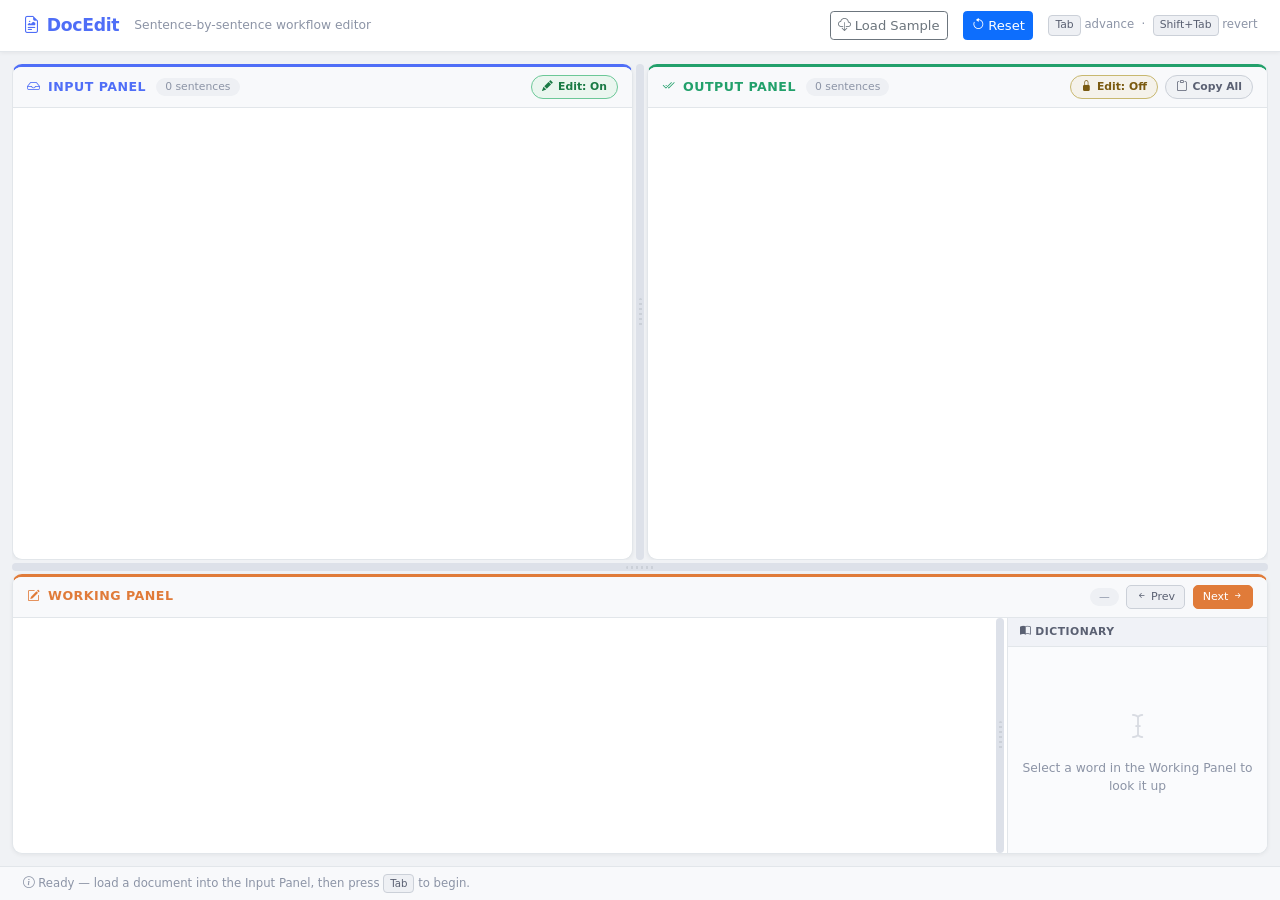
<file: text/index.html>
<!DOCTYPE html>
<html lang="en">
<head>
  <meta charset="UTF-8" />
  <meta name="viewport" content="width=device-width, initial-scale=1.0"/>
  <title>DocEdit — Sentence Workflow Editor</title>

  <link href="https://cdn.jsdelivr.net/npm/bootstrap@5.3.3/dist/css/bootstrap.min.css" rel="stylesheet"/>
  <link href="https://cdn.quilljs.com/1.3.7/quill.snow.css" rel="stylesheet"/>
  <link href="https://cdn.jsdelivr.net/npm/bootstrap-icons@1.11.3/font/bootstrap-icons.css" rel="stylesheet"/>
  <link rel="stylesheet" href="style.css"/>
</head>
<body>

<!-- ═══════════════════ TOP BAR ═══════════════════ -->
<header class="topbar d-flex align-items-center px-4">
  <span class="topbar-logo">
    <i class="bi bi-file-earmark-richtext me-2"></i>DocEdit
  </span>
  <span class="topbar-tagline ms-3">Sentence-by-sentence workflow editor</span>
  <div class="ms-auto d-flex align-items-center gap-3">
    <button class="btn btn-sm btn-outline-secondary" id="btnLoad">
      <i class="bi bi-cloud-download me-1"></i>Load Sample
    </button>
    <button class="btn btn-sm btn-primary" id="btnReset">
      <i class="bi bi-arrow-counterclockwise me-1"></i>Reset
    </button>
    <div class="kbd-hint"><kbd>Tab</kbd> advance &nbsp;·&nbsp; <kbd>Shift+Tab</kbd> revert</div>
  </div>
</header>

<!-- ═══════════════════ MAIN WORKSPACE ═══════════════════ -->
<main class="workspace" id="workspace">

  <div class="top-row" id="topRow">

    <div class="pane pane-input" id="paneInput">
      <div class="pane-header">
        <span class="pane-label"><i class="bi bi-inbox me-2"></i>Input Panel</span>
        <span class="pane-badge" id="inputCount">0 sentences</span>
        <button class="btn-panel-toggle state-on ms-auto" id="btnInputEdit" title="Toggle editing">
          <i class="bi bi-pencil-fill"></i><span>Edit: On</span>
        </button>
      </div>
      <div class="pane-body"><div id="editorInput"></div></div>
    </div>

    <div class="drag-handle drag-handle-v" id="dragV"><div class="drag-dots"></div></div>

    <div class="pane pane-output" id="paneOutput">
      <div class="pane-header">
        <span class="pane-label"><i class="bi bi-check2-all me-2"></i>Output Panel</span>
        <span class="pane-badge" id="outputCount">0 sentences</span>
        <div class="ms-auto d-flex align-items-center gap-2">
          <button class="btn-panel-toggle state-off" id="btnOutputEdit" title="Toggle editing">
            <i class="bi bi-lock-fill"></i><span>Edit: Off</span>
          </button>
          <button class="btn-copy-all" id="btnCopyAll" title="Copy all content">
            <i class="bi bi-clipboard"></i><span>Copy All</span>
          </button>
        </div>
      </div>
      <div class="pane-body"><div id="editorOutput"></div></div>
    </div>

  </div>

  <div class="drag-handle drag-handle-h" id="dragH"><div class="drag-dots drag-dots-h"></div></div>

  <!-- ── BOTTOM: Working Panel ── -->
  <div class="pane pane-working" id="paneWorking">

    <div class="pane-header">
      <span class="pane-label"><i class="bi bi-pencil-square me-2"></i>Working Panel</span>
      <span id="grammarBadge" class="grammar-badge ms-3"></span>
      <span id="grammarStatus" class="grammar-status ms-2"></span>
      <div class="ms-auto d-flex align-items-center gap-2">
        <span class="pane-badge" id="sentencePos">—</span>
        <button class="btn btn-xs btn-tab" id="btnPrev" title="Shift+Tab">
          <i class="bi bi-arrow-left-short"></i> Prev
        </button>
        <button class="btn btn-xs btn-tab btn-tab-next" id="btnNext" title="Tab">
          Next <i class="bi bi-arrow-right-short"></i>
        </button>
      </div>
    </div>

    <div class="working-body">

      <!-- Editor (full height, no grammar sub-panel) -->
      <div class="working-editor-col">
        <div class="pane-body working-quill-wrap">
          <div id="editorWorking"></div>
        </div>
      </div>

      <!-- Resize handle between editor and dictionary -->
      <div class="drag-handle drag-handle-v" id="dragDict" title="Drag to resize dictionary">
        <div class="drag-dots"></div>
      </div>

      <!-- Dictionary -->
      <div class="working-dict-col" id="dictCol">
        <div class="dict-hdr">
          <i class="bi bi-book-half me-1"></i>Dictionary
          <span id="dictWordChip" class="dict-word-chip ms-2"></span>
        </div>
        <div id="dictBody" class="dict-body">
          <div class="dict-placeholder">
            <i class="bi bi-cursor-text"></i>
            <p>Select a word in the Working Panel to look it up</p>
          </div>
        </div>
      </div>

    </div>
  </div>

</main>

<!-- STATUS BAR -->
<footer class="statusbar d-flex align-items-center px-4">
  <span id="statusMsg"><i class="bi bi-info-circle me-1"></i>Ready — load a document into the Input Panel, then press <kbd>Tab</kbd> to begin.</span>
  <span class="ms-auto" id="statusProgress"></span>
</footer>

<!-- ── Grammar Context-Menu Popup ── -->
<div id="grammarPopup" class="grammar-popup" style="display:none">
  <div class="grammar-popup-hdr" id="grammarPopupMsg"></div>
  <div id="grammarPopupSuggestions"></div>
  <div class="grammar-popup-dismiss" id="grammarPopupDismiss">
    <i class="bi bi-x me-1"></i>Dismiss
  </div>
</div>

<script src="https://cdn.jsdelivr.net/npm/bootstrap@5.3.3/dist/js/bootstrap.bundle.min.js"></script>
<script src="https://cdn.quilljs.com/1.3.7/quill.min.js"></script>
<script src="app.js"></script>
</body>
</html>
</file>
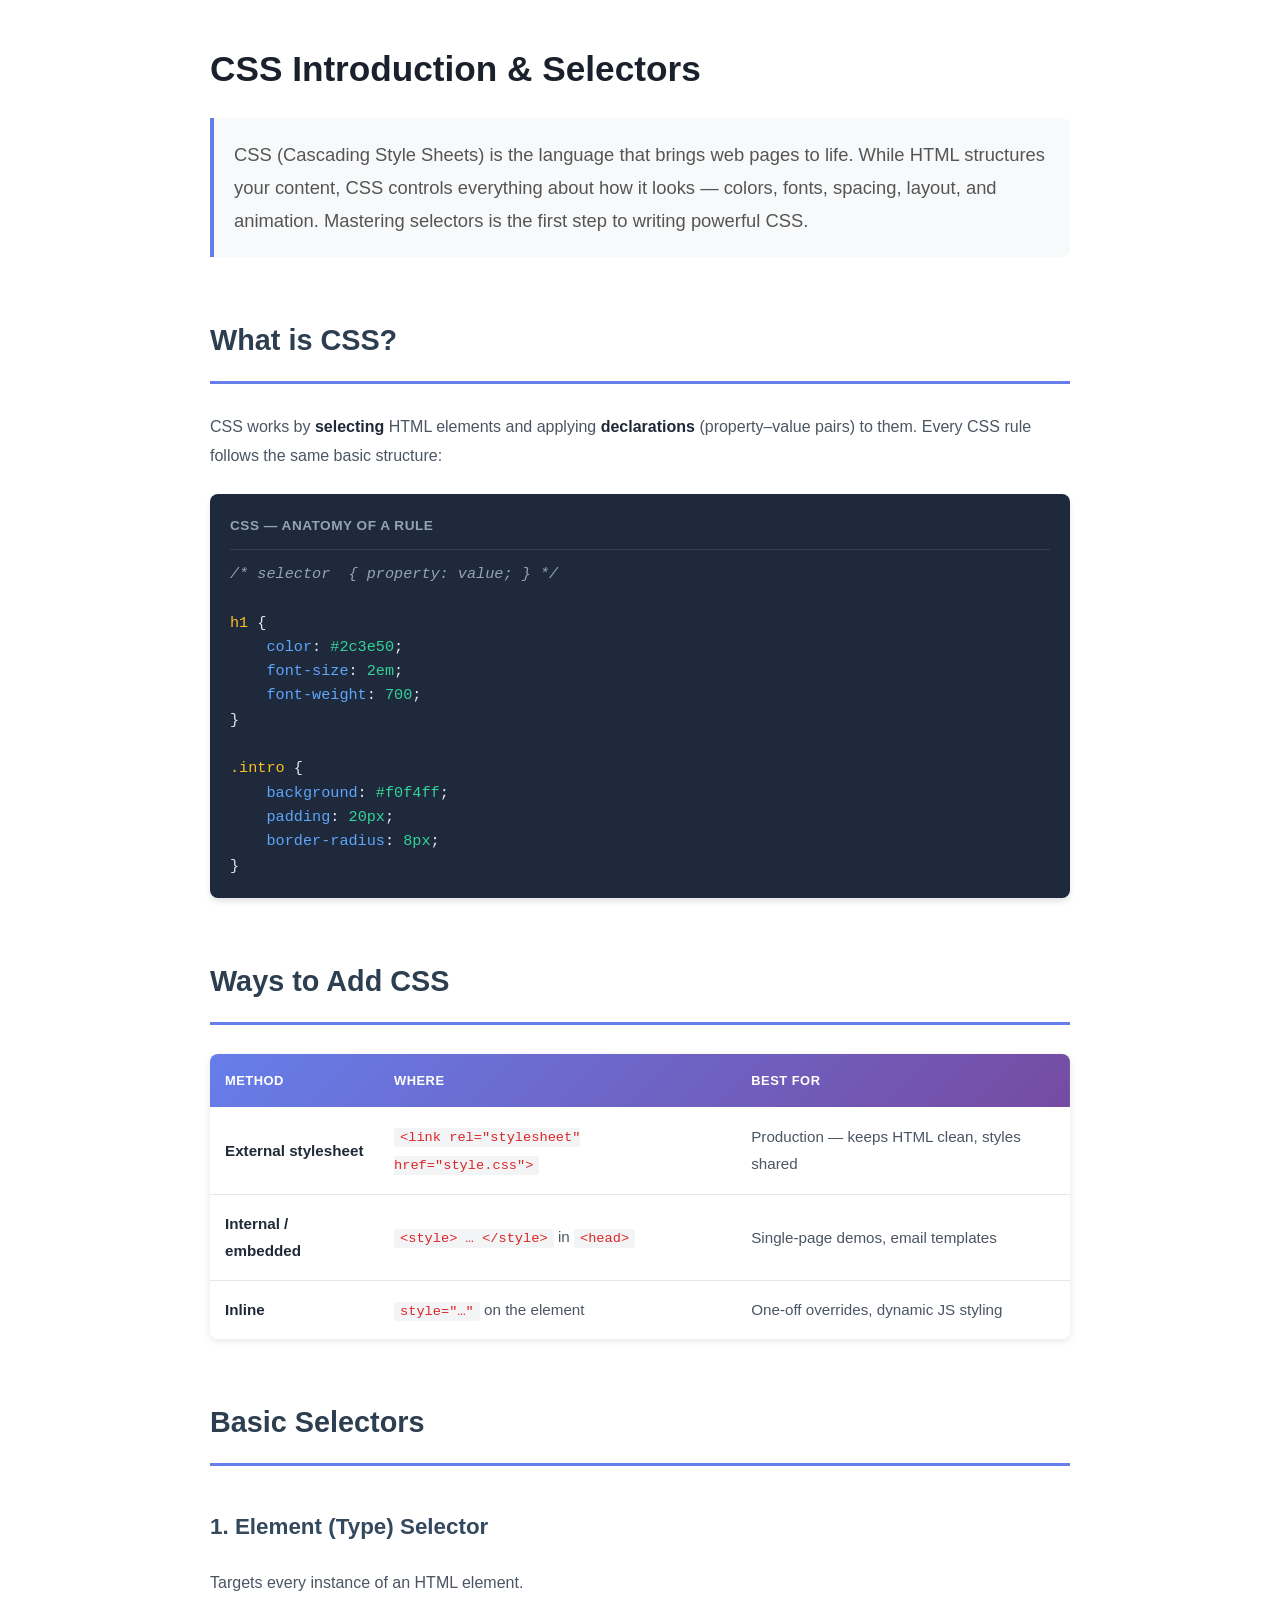
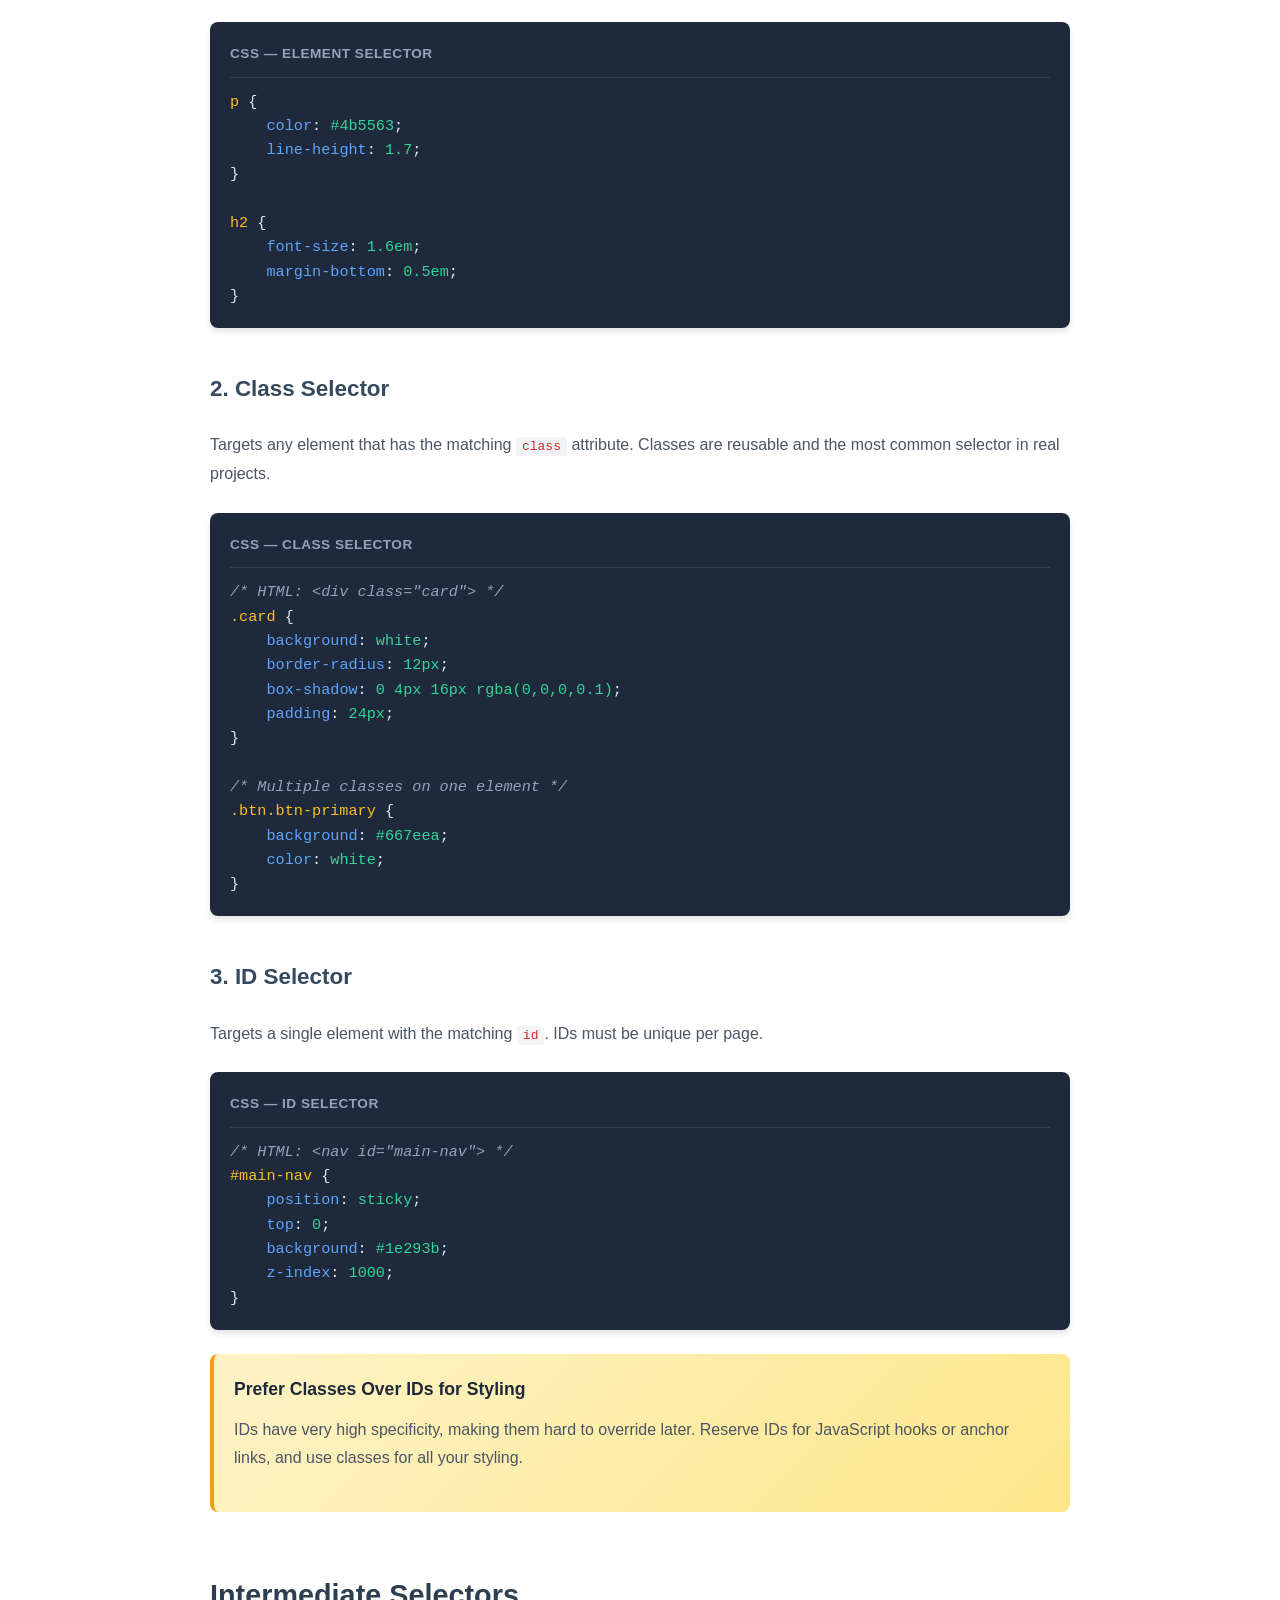
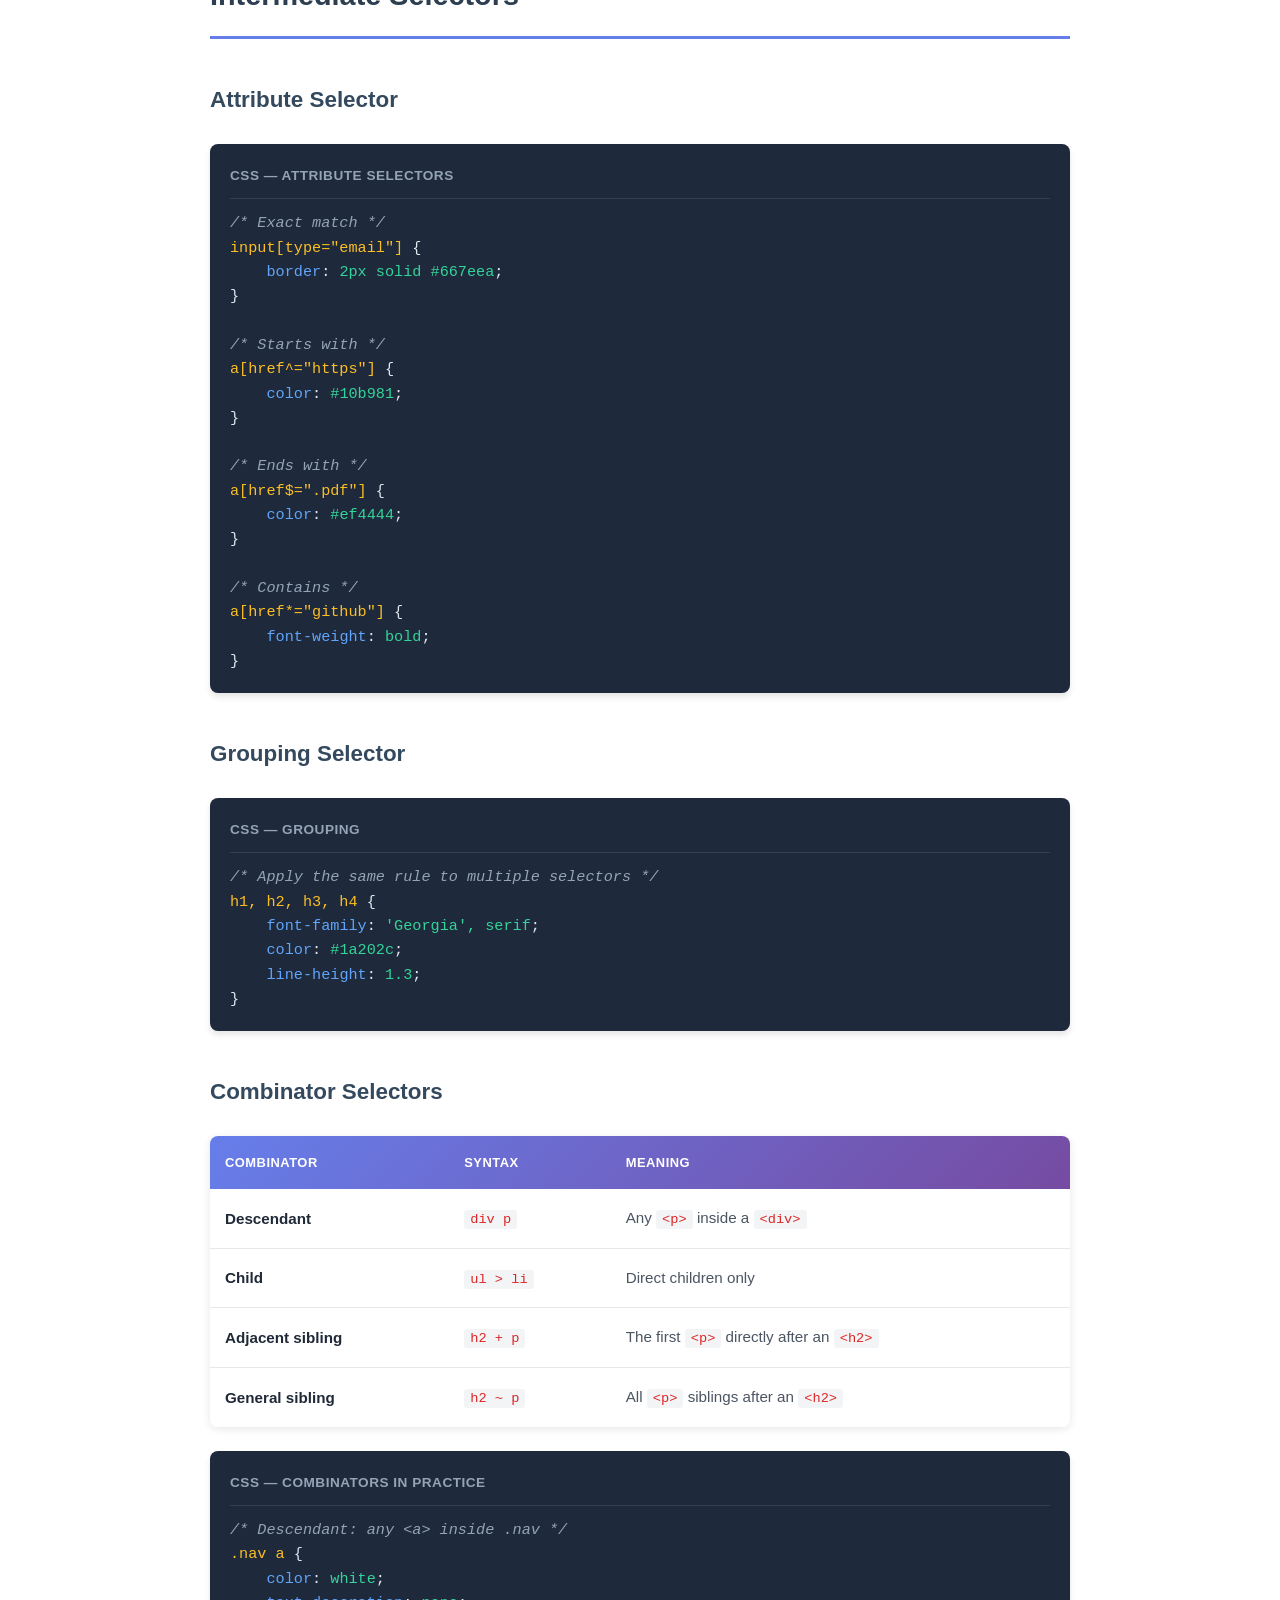
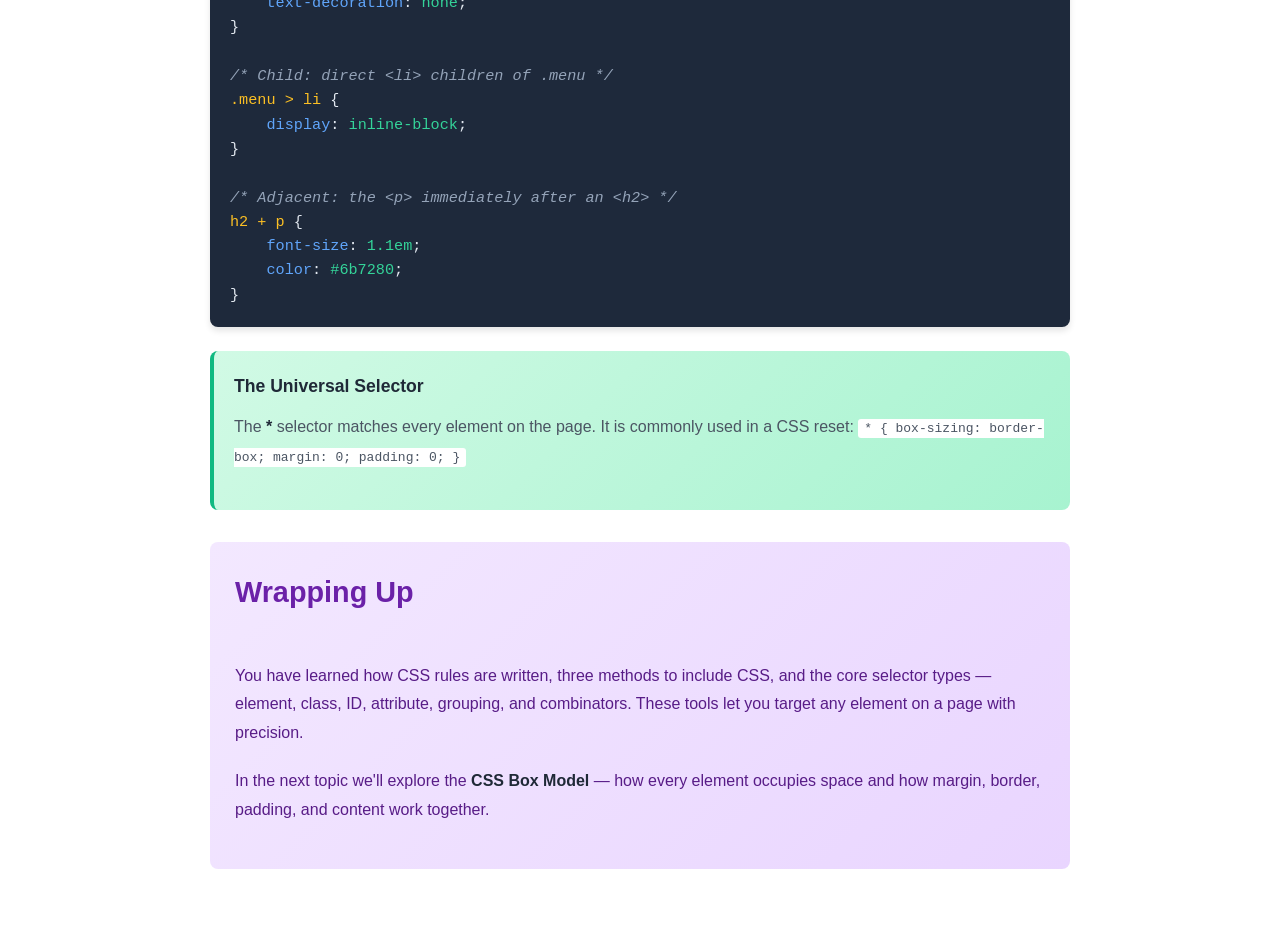
<file: css_learn/topic1-selectors.html>
﻿<!DOCTYPE html>
<html lang="en">
<head>
<meta charset="UTF-8">
<meta name="viewport" content="width=device-width, initial-scale=1.0">
<title>Topic 1: CSS Introduction & Selectors</title>
<style>
    .post-content {
        font-family: -apple-system, BlinkMacSystemFont, 'Segoe UI', Roboto, 'Helvetica Neue', Arial, sans-serif;
        line-height: 1.8;
        color: #2c3e50;
        max-width: 860px;
        margin: 0 auto;
        padding: 40px 24px;
    }

    .post-content h1 {
        color: #1a202c;
        font-size: 2.2em;
        font-weight: 800;
        margin: 0 0 0.4em;
        line-height: 1.2;
    }

    .post-content h2 {
        color: #2c3e50;
        font-size: 1.8em;
        font-weight: 700;
        margin: 2em 0 1em;
        padding-bottom: 0.5em;
        border-bottom: 3px solid #667eea;
    }

    .post-content h3 {
        color: #34495e;
        font-size: 1.4em;
        font-weight: 600;
        margin: 1.8em 0 1em;
    }

    .intro-text {
        font-size: 1.15em;
        color: #555;
        background: #f8f9fa;
        padding: 20px;
        border-left: 4px solid #667eea;
        margin: 1.5em 0;
        border-radius: 0 8px 8px 0;
    }

    .code-container {
        background: #1e293b;
        border-radius: 8px;
        padding: 20px;
        margin: 1.5em 0;
        overflow-x: auto;
        box-shadow: 0 4px 6px rgba(0,0,0,0.1);
    }

    .code-header {
        color: #94a3b8;
        font-size: 0.85em;
        font-weight: 600;
        text-transform: uppercase;
        margin-bottom: 12px;
        padding-bottom: 10px;
        border-bottom: 1px solid rgba(255,255,255,0.1);
        letter-spacing: 0.5px;
    }

    .code-container code {
        font-family: 'Courier New', Courier, monospace;
        font-size: 0.95em;
        line-height: 1.6;
        color: #e2e8f0;
        display: block;
        white-space: pre;
    }

    .selector { color: #fbbf24; }
    .property { color: #60a5fa; }
    .value { color: #34d399; }
    .comment { color: #94a3b8; font-style: italic; }
    .tag { color: #f472b6; }
    .attr { color: #a78bfa; }

    .info-box {
        background: linear-gradient(135deg, #e0f2fe 0%, #bae6fd 100%);
        border-left: 4px solid #0284c7;
        border-radius: 8px;
        padding: 20px;
        margin: 1.5em 0;
    }

    .tip-box {
        background: linear-gradient(135deg, #d1fae5 0%, #a7f3d0 100%);
        border-left: 4px solid #10b981;
        border-radius: 8px;
        padding: 20px;
        margin: 1.5em 0;
    }

    .warning-box {
        background: linear-gradient(135deg, #fef3c7 0%, #fde68a 100%);
        border-left: 4px solid #f59e0b;
        border-radius: 8px;
        padding: 20px;
        margin: 1.5em 0;
    }

    .box-title {
        font-weight: 700;
        font-size: 1.1em;
        margin-bottom: 10px;
        color: #1f2937;
    }

    .info-box p, .tip-box p, .warning-box p { margin: 0; color: #374151; }

    .post-content ul, .post-content ol {
        margin: 1.5em 0;
        padding-left: 2em;
    }

    .post-content li {
        margin-bottom: 0.8em;
        color: #4b5563;
    }

    .post-content p {
        margin-bottom: 1.2em;
        color: #4b5563;
    }

    .post-content strong { color: #1f2937; font-weight: 600; }

    .table-responsive {
        overflow-x: auto;
        margin: 1.5em 0;
        border-radius: 8px;
        box-shadow: 0 2px 8px rgba(0,0,0,0.1);
    }

    .styled-table {
        width: 100%;
        border-collapse: collapse;
        background: white;
        font-size: 0.95em;
    }

    .styled-table thead {
        background: linear-gradient(135deg, #667eea 0%, #764ba2 100%);
        color: white;
    }

    .styled-table th {
        padding: 15px;
        text-align: left;
        font-weight: 600;
        text-transform: uppercase;
        font-size: 0.85em;
        letter-spacing: 0.5px;
    }

    .styled-table td {
        padding: 15px;
        border-bottom: 1px solid #e5e7eb;
        color: #4b5563;
    }

    .styled-table tbody tr:hover { background: #f9fafb; }
    .styled-table tbody tr:last-child td { border-bottom: none; }
    .styled-table code {
        background: #f3f4f6;
        padding: 2px 6px;
        border-radius: 3px;
        font-family: 'Courier New', Courier, monospace;
        font-size: 0.9em;
        color: #dc2626;
    }

    .selector-demo {
        background: #f9fafb;
        border: 2px dashed #d1d5db;
        border-radius: 8px;
        padding: 24px;
        margin: 1.5em 0;
    }

    .selector-demo p { margin: 6px 0; }
    .selector-demo .highlight-el  { background: #fef9c3; padding: 2px 6px; border-radius: 3px; }
    .selector-demo .highlight-cls { background: #dcfce7; padding: 2px 6px; border-radius: 3px; }
    .selector-demo .highlight-id  { background: #ede9fe; padding: 2px 6px; border-radius: 3px; }

    .conclusion-box {
        background: linear-gradient(135deg, #f3e8ff 0%, #e9d5ff 100%);
        border-radius: 8px;
        padding: 25px;
        margin: 2em 0;
    }

    .conclusion-box h2 { margin-top: 0; border: none; color: #6b21a8; }
    .conclusion-box p { color: #581c87; }

    @media (max-width: 768px) {
        .post-content h1 { font-size: 1.7em; }
        .post-content h2 { font-size: 1.4em; }
        .post-content h3 { font-size: 1.2em; }
        .code-container { padding: 15px; font-size: 0.9em; }
    }
    body {
        -webkit-user-select: none;
        -ms-user-select: none;
        user-select: none;
    }
</style>
</head>
<body>
<div class="post-content">

    <h1>CSS Introduction &amp; Selectors</h1>

    <div class="intro-text">
        CSS (Cascading Style Sheets) is the language that brings web pages to life. While HTML structures your content, CSS controls everything about how it looks — colors, fonts, spacing, layout, and animation. Mastering selectors is the first step to writing powerful CSS.
    </div>

    <h2>What is CSS?</h2>
    <p>CSS works by <strong>selecting</strong> HTML elements and applying <strong>declarations</strong> (property–value pairs) to them. Every CSS rule follows the same basic structure:</p>

    <div class="code-container">
        <div class="code-header">CSS — Anatomy of a Rule</div>
        <code><span class="comment">/* selector  { property: value; } */</span>

<span class="selector">h1</span> {
    <span class="property">color</span>: <span class="value">#2c3e50</span>;
    <span class="property">font-size</span>: <span class="value">2em</span>;
    <span class="property">font-weight</span>: <span class="value">700</span>;
}

<span class="selector">.intro</span> {
    <span class="property">background</span>: <span class="value">#f0f4ff</span>;
    <span class="property">padding</span>: <span class="value">20px</span>;
    <span class="property">border-radius</span>: <span class="value">8px</span>;
}</code>
    </div>

    <h2>Ways to Add CSS</h2>

    <div class="table-responsive">
        <table class="styled-table">
            <thead>
                <tr>
                    <th>Method</th>
                    <th>Where</th>
                    <th>Best For</th>
                </tr>
            </thead>
            <tbody>
                <tr>
                    <td><strong>External stylesheet</strong></td>
                    <td><code>&lt;link rel="stylesheet" href="style.css"&gt;</code></td>
                    <td>Production — keeps HTML clean, styles shared</td>
                </tr>
                <tr>
                    <td><strong>Internal / embedded</strong></td>
                    <td><code>&lt;style&gt; … &lt;/style&gt;</code> in <code>&lt;head&gt;</code></td>
                    <td>Single-page demos, email templates</td>
                </tr>
                <tr>
                    <td><strong>Inline</strong></td>
                    <td><code>style="…"</code> on the element</td>
                    <td>One-off overrides, dynamic JS styling</td>
                </tr>
            </tbody>
        </table>
    </div>

    <h2>Basic Selectors</h2>

    <h3>1. Element (Type) Selector</h3>
    <p>Targets every instance of an HTML element.</p>

    <div class="code-container">
        <div class="code-header">CSS — Element Selector</div>
        <code><span class="selector">p</span> {
    <span class="property">color</span>: <span class="value">#4b5563</span>;
    <span class="property">line-height</span>: <span class="value">1.7</span>;
}

<span class="selector">h2</span> {
    <span class="property">font-size</span>: <span class="value">1.6em</span>;
    <span class="property">margin-bottom</span>: <span class="value">0.5em</span>;
}</code>
    </div>

    <h3>2. Class Selector</h3>
    <p>Targets any element that has the matching <code style="background:#f3f4f6;padding:2px 6px;border-radius:3px;color:#dc2626;">class</code> attribute. Classes are reusable and the most common selector in real projects.</p>

    <div class="code-container">
        <div class="code-header">CSS — Class Selector</div>
        <code><span class="comment">/* HTML: &lt;div class="card"&gt; */</span>
<span class="selector">.card</span> {
    <span class="property">background</span>: <span class="value">white</span>;
    <span class="property">border-radius</span>: <span class="value">12px</span>;
    <span class="property">box-shadow</span>: <span class="value">0 4px 16px rgba(0,0,0,0.1)</span>;
    <span class="property">padding</span>: <span class="value">24px</span>;
}

<span class="comment">/* Multiple classes on one element */</span>
<span class="selector">.btn.btn-primary</span> {
    <span class="property">background</span>: <span class="value">#667eea</span>;
    <span class="property">color</span>: <span class="value">white</span>;
}</code>
    </div>

    <h3>3. ID Selector</h3>
    <p>Targets a single element with the matching <code style="background:#f3f4f6;padding:2px 6px;border-radius:3px;color:#dc2626;">id</code>. IDs must be unique per page.</p>

    <div class="code-container">
        <div class="code-header">CSS — ID Selector</div>
        <code><span class="comment">/* HTML: &lt;nav id="main-nav"&gt; */</span>
<span class="selector">#main-nav</span> {
    <span class="property">position</span>: <span class="value">sticky</span>;
    <span class="property">top</span>: <span class="value">0</span>;
    <span class="property">background</span>: <span class="value">#1e293b</span>;
    <span class="property">z-index</span>: <span class="value">1000</span>;
}</code>
    </div>

    <div class="warning-box">
        <div class="box-title">Prefer Classes Over IDs for Styling</div>
        <p>IDs have very high specificity, making them hard to override later. Reserve IDs for JavaScript hooks or anchor links, and use classes for all your styling.</p>
    </div>

    <h2>Intermediate Selectors</h2>

    <h3>Attribute Selector</h3>
    <div class="code-container">
        <div class="code-header">CSS — Attribute Selectors</div>
        <code><span class="comment">/* Exact match */</span>
<span class="selector">input[type="email"]</span> {
    <span class="property">border</span>: <span class="value">2px solid #667eea</span>;
}

<span class="comment">/* Starts with */</span>
<span class="selector">a[href^="https"]</span> {
    <span class="property">color</span>: <span class="value">#10b981</span>;
}

<span class="comment">/* Ends with */</span>
<span class="selector">a[href$=".pdf"]</span> {
    <span class="property">color</span>: <span class="value">#ef4444</span>;
}

<span class="comment">/* Contains */</span>
<span class="selector">a[href*="github"]</span> {
    <span class="property">font-weight</span>: <span class="value">bold</span>;
}</code>
    </div>

    <h3>Grouping Selector</h3>
    <div class="code-container">
        <div class="code-header">CSS — Grouping</div>
        <code><span class="comment">/* Apply the same rule to multiple selectors */</span>
<span class="selector">h1, h2, h3, h4</span> {
    <span class="property">font-family</span>: <span class="value">'Georgia', serif</span>;
    <span class="property">color</span>: <span class="value">#1a202c</span>;
    <span class="property">line-height</span>: <span class="value">1.3</span>;
}</code>
    </div>

    <h3>Combinator Selectors</h3>
    <div class="table-responsive">
        <table class="styled-table">
            <thead>
                <tr><th>Combinator</th><th>Syntax</th><th>Meaning</th></tr>
            </thead>
            <tbody>
                <tr><td><strong>Descendant</strong></td><td><code>div p</code></td><td>Any <code>&lt;p&gt;</code> inside a <code>&lt;div&gt;</code></td></tr>
                <tr><td><strong>Child</strong></td><td><code>ul &gt; li</code></td><td>Direct children only</td></tr>
                <tr><td><strong>Adjacent sibling</strong></td><td><code>h2 + p</code></td><td>The first <code>&lt;p&gt;</code> directly after an <code>&lt;h2&gt;</code></td></tr>
                <tr><td><strong>General sibling</strong></td><td><code>h2 ~ p</code></td><td>All <code>&lt;p&gt;</code> siblings after an <code>&lt;h2&gt;</code></td></tr>
            </tbody>
        </table>
    </div>

    <div class="code-container">
        <div class="code-header">CSS — Combinators in Practice</div>
        <code><span class="comment">/* Descendant: any &lt;a&gt; inside .nav */</span>
<span class="selector">.nav a</span> {
    <span class="property">color</span>: <span class="value">white</span>;
    <span class="property">text-decoration</span>: <span class="value">none</span>;
}

<span class="comment">/* Child: direct &lt;li&gt; children of .menu */</span>
<span class="selector">.menu > li</span> {
    <span class="property">display</span>: <span class="value">inline-block</span>;
}

<span class="comment">/* Adjacent: the &lt;p&gt; immediately after an &lt;h2&gt; */</span>
<span class="selector">h2 + p</span> {
    <span class="property">font-size</span>: <span class="value">1.1em</span>;
    <span class="property">color</span>: <span class="value">#6b7280</span>;
}</code>
    </div>

    <div class="tip-box">
        <div class="box-title">The Universal Selector</div>
        <p>The <strong>*</strong> selector matches every element on the page. It is commonly used in a CSS reset: <code style="background:#fff;padding:2px 6px;border-radius:3px;">* { box-sizing: border-box; margin: 0; padding: 0; }</code></p>
    </div>

    <div class="conclusion-box">
        <h2>Wrapping Up</h2>
        <p>You have learned how CSS rules are written, three methods to include CSS, and the core selector types — element, class, ID, attribute, grouping, and combinators. These tools let you target any element on a page with precision.</p>
        <p>In the next topic we'll explore the <strong>CSS Box Model</strong> — how every element occupies space and how margin, border, padding, and content work together.</p>
    </div>


</div>
<script>
    document.addEventListener('copy', function(e) { e.preventDefault(); });
    document.addEventListener('contextmenu', function(e) { e.preventDefault(); });
    document.addEventListener('selectstart', function(e) { e.preventDefault(); });
</script>
</body>
</html>
</file>
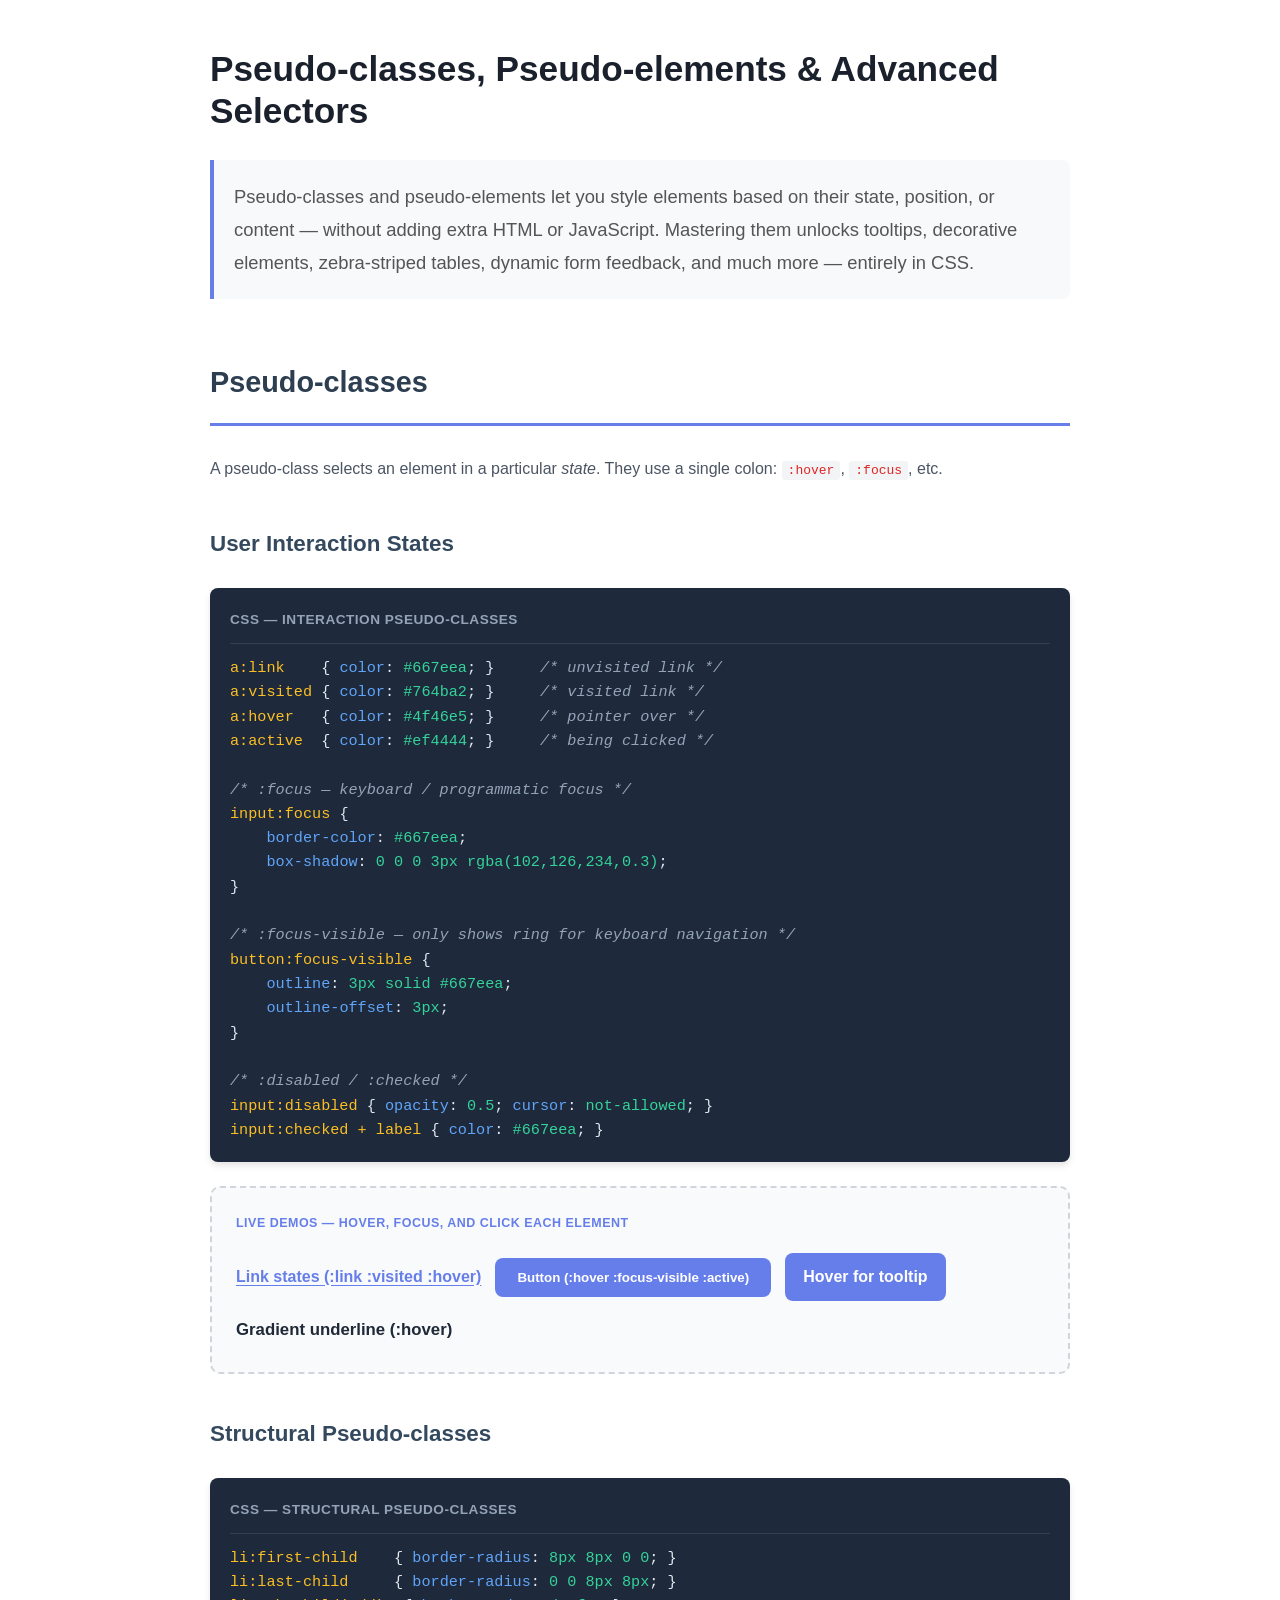
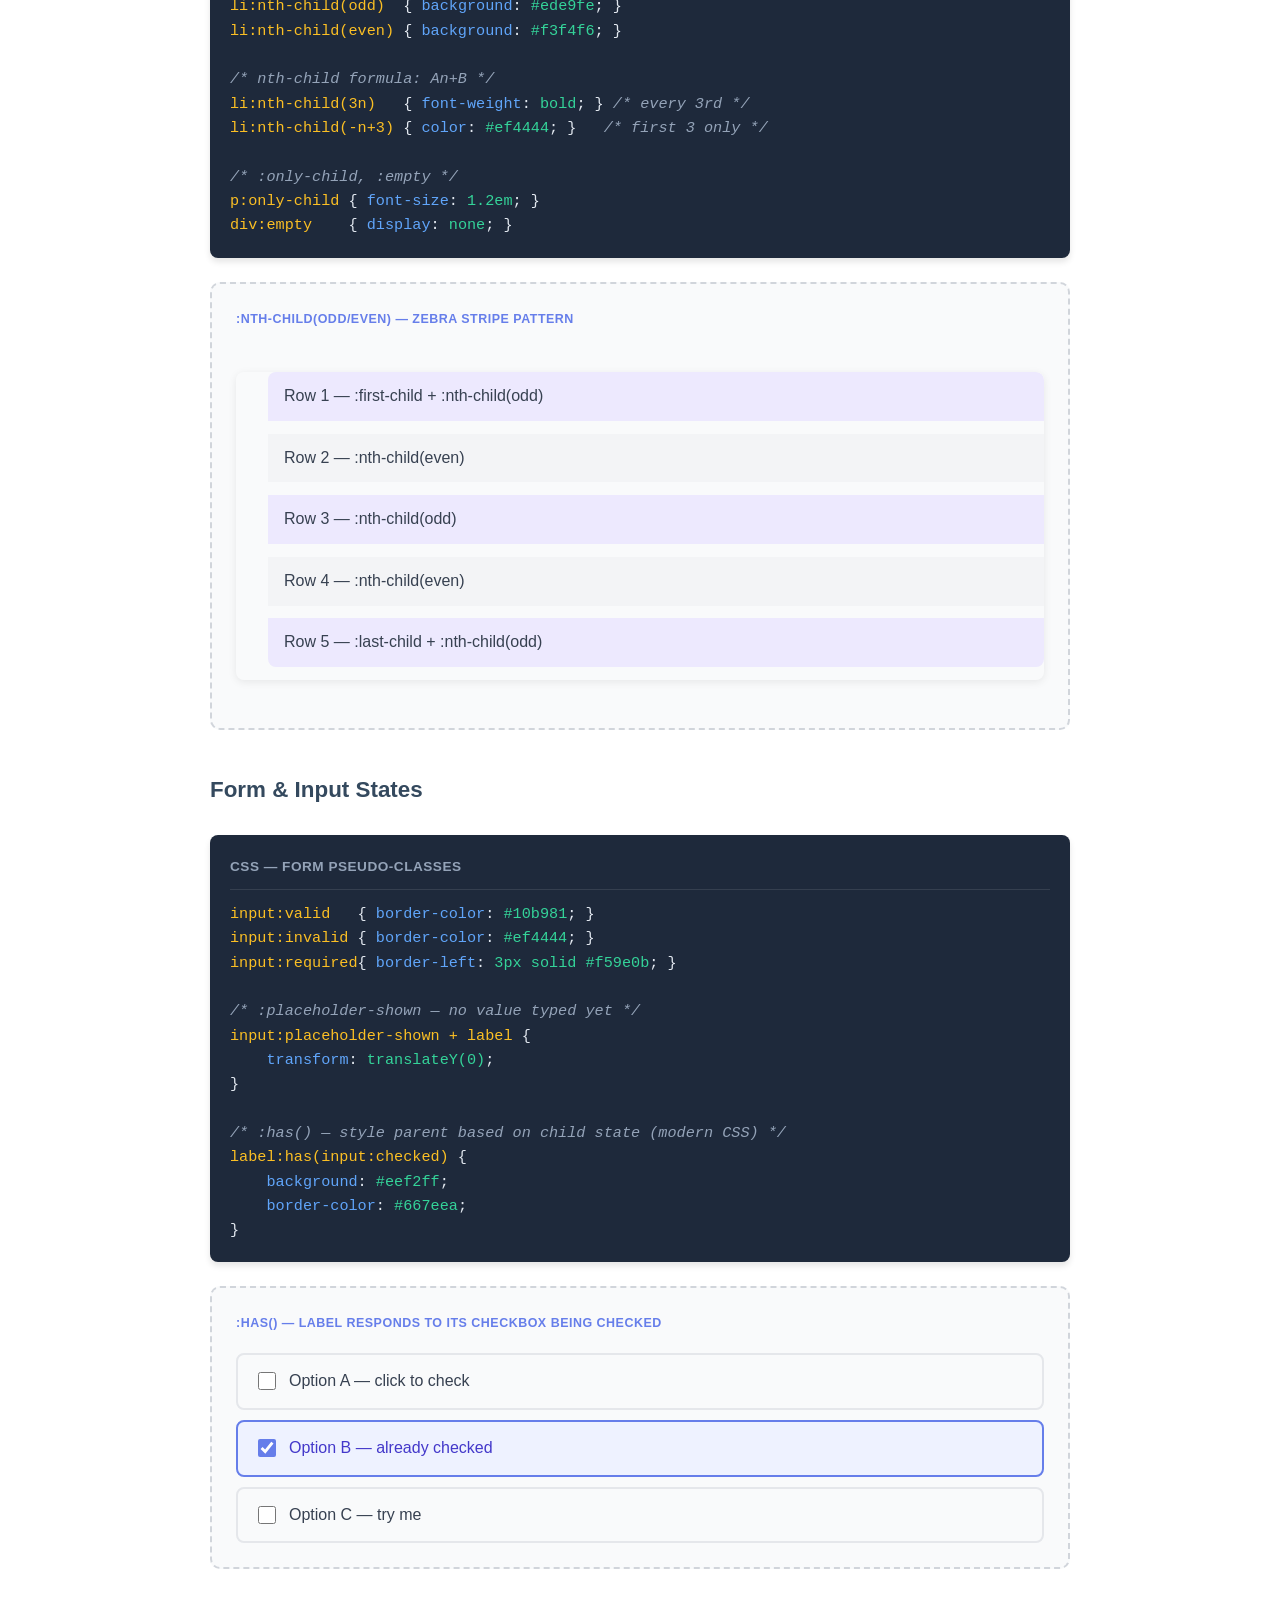
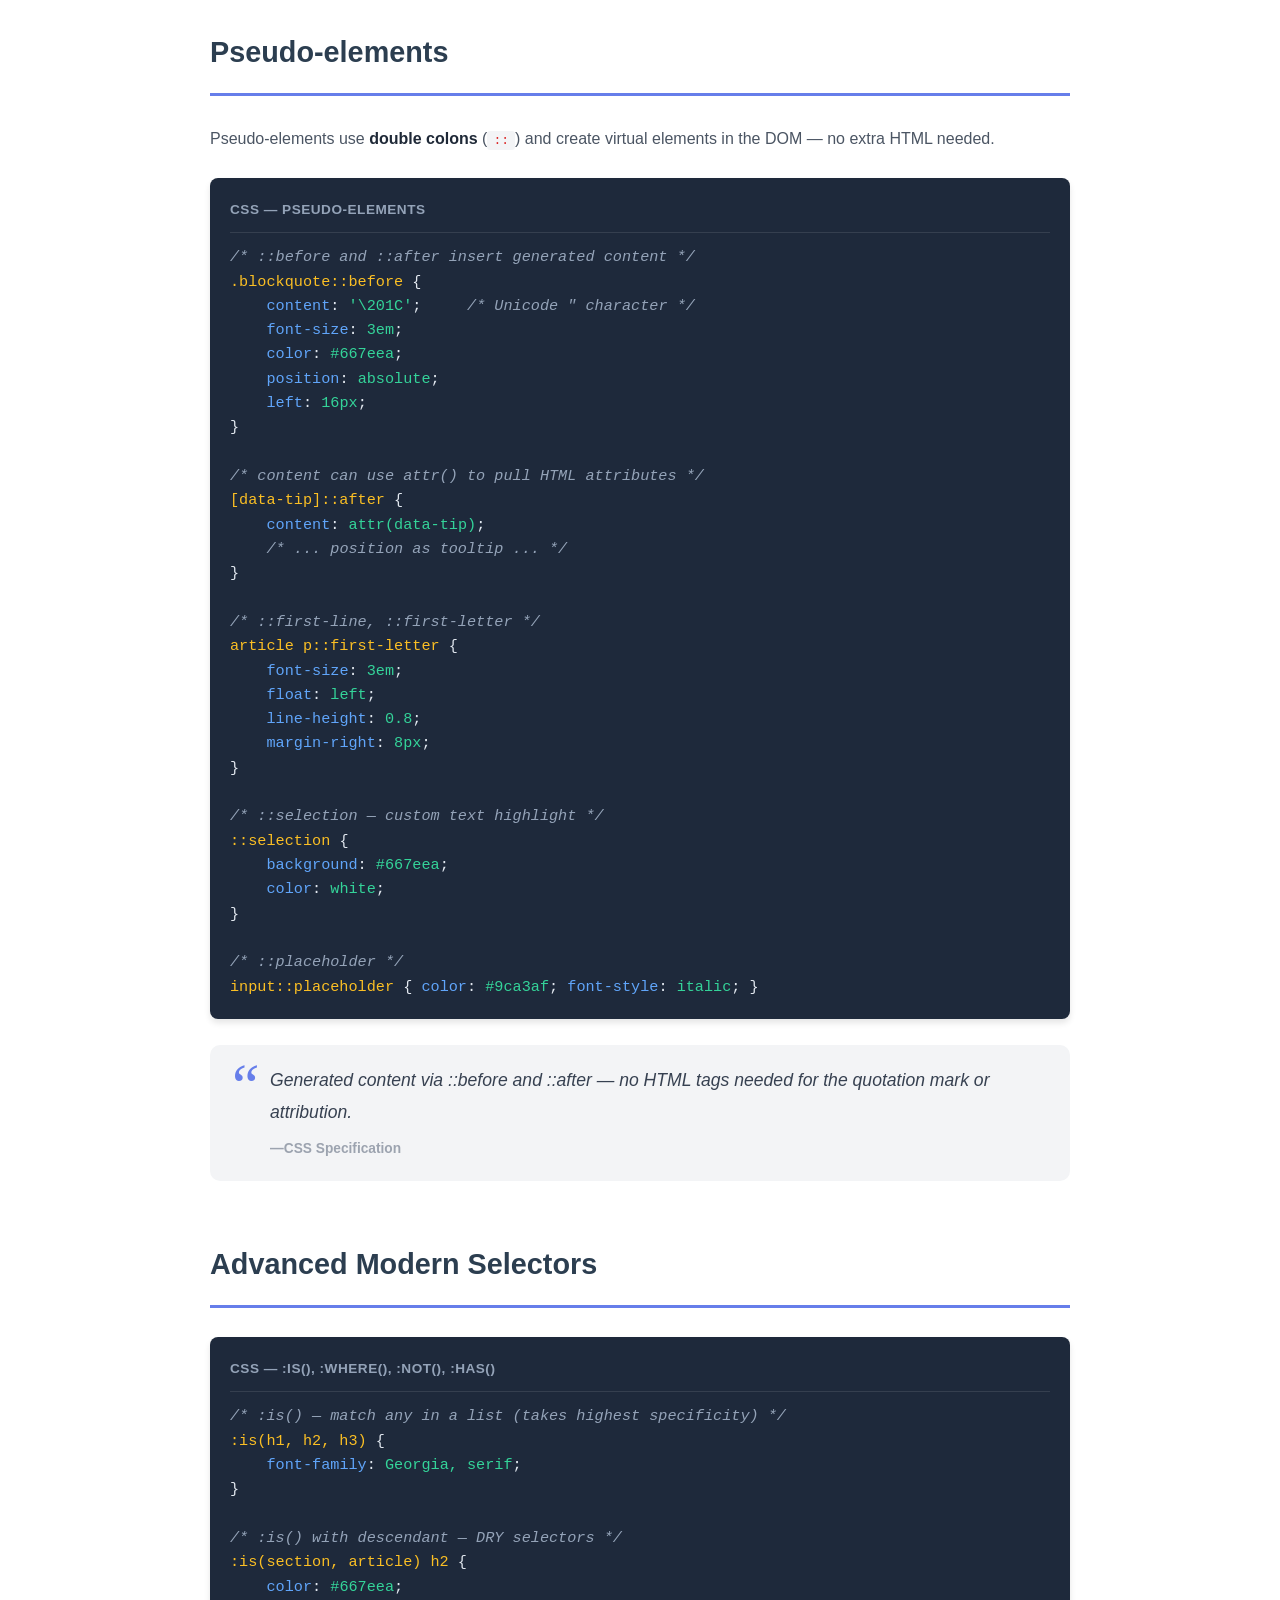
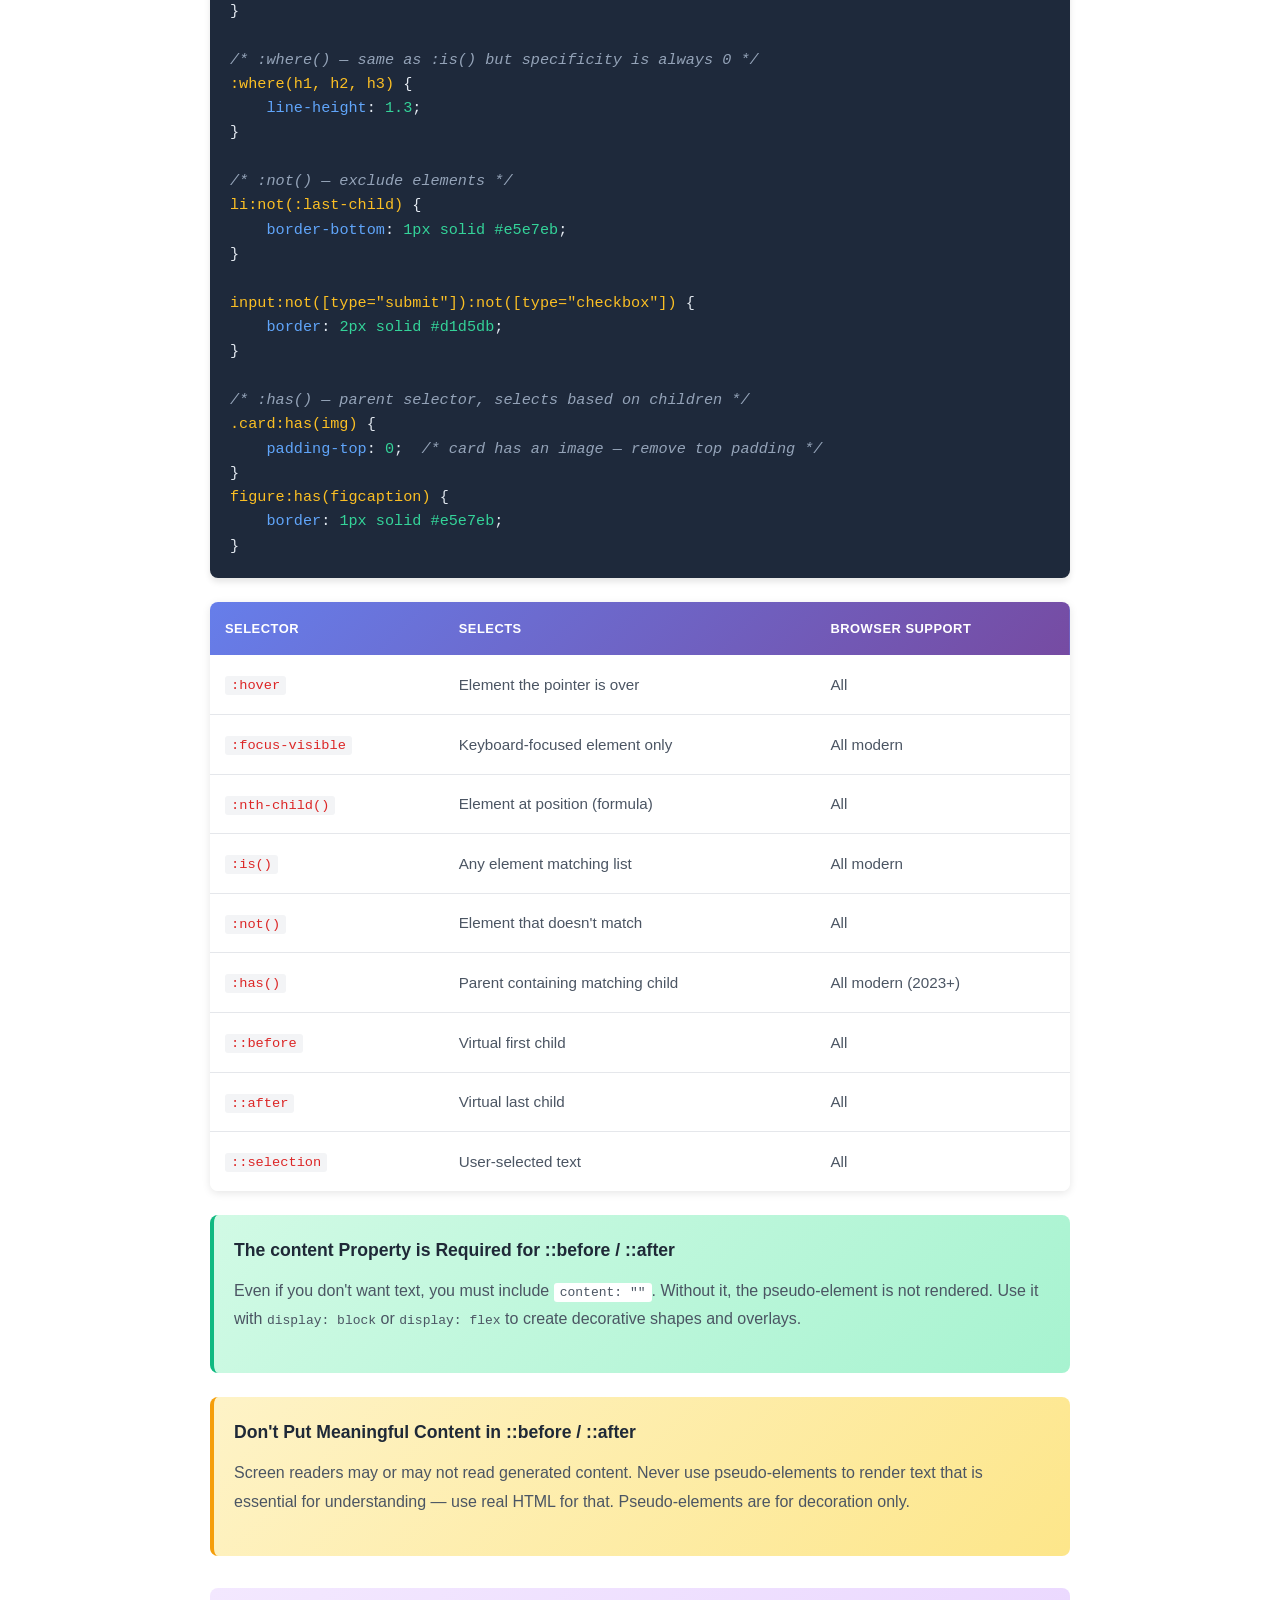
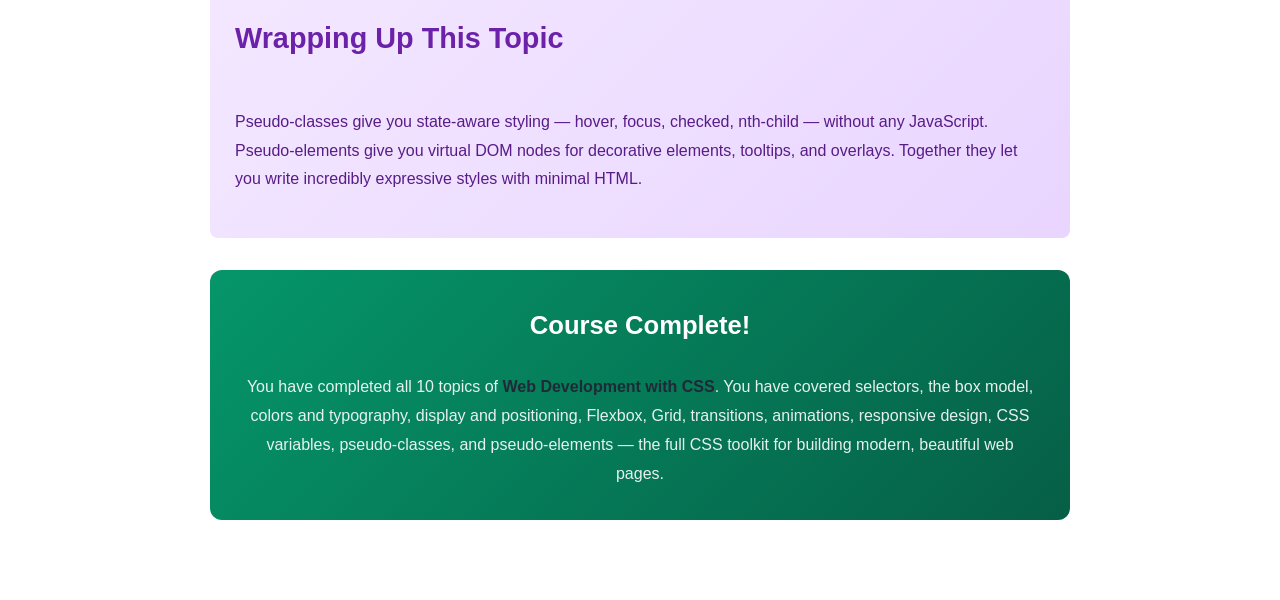
<file: css_learn/topic10-pseudo.html>
﻿<!DOCTYPE html>
<html lang="en">
<head>
<meta charset="UTF-8">
<meta name="viewport" content="width=device-width, initial-scale=1.0">
<title>Topic 10: Pseudo-classes, Pseudo-elements &amp; Advanced Selectors</title>
<style>
    .post-content { font-family: -apple-system, BlinkMacSystemFont, 'Segoe UI', Roboto, 'Helvetica Neue', Arial, sans-serif; line-height: 1.8; color: #2c3e50; max-width: 860px; margin: 0 auto; padding: 40px 24px; }
    .post-content h1 { color: #1a202c; font-size: 2.2em; font-weight: 800; margin: 0 0 0.4em; line-height: 1.2; }
    .post-content h2 { color: #2c3e50; font-size: 1.8em; font-weight: 700; margin: 2em 0 1em; padding-bottom: 0.5em; border-bottom: 3px solid #667eea; }
    .post-content h3 { color: #34495e; font-size: 1.4em; font-weight: 600; margin: 1.8em 0 1em; }
    .intro-text { font-size: 1.15em; color: #555; background: #f8f9fa; padding: 20px; border-left: 4px solid #667eea; margin: 1.5em 0; border-radius: 0 8px 8px 0; }
    .code-container { background: #1e293b; border-radius: 8px; padding: 20px; margin: 1.5em 0; overflow-x: auto; box-shadow: 0 4px 6px rgba(0,0,0,0.1); }
    .code-header { color: #94a3b8; font-size: 0.85em; font-weight: 600; text-transform: uppercase; margin-bottom: 12px; padding-bottom: 10px; border-bottom: 1px solid rgba(255,255,255,0.1); letter-spacing: 0.5px; }
    .code-container code { font-family: 'Courier New', Courier, monospace; font-size: 0.95em; line-height: 1.6; color: #e2e8f0; display: block; white-space: pre; }
    .selector { color: #fbbf24; }
    .property { color: #60a5fa; }
    .value { color: #34d399; }
    .comment { color: #94a3b8; font-style: italic; }
    .info-box { background: linear-gradient(135deg, #e0f2fe 0%, #bae6fd 100%); border-left: 4px solid #0284c7; border-radius: 8px; padding: 20px; margin: 1.5em 0; }
    .tip-box  { background: linear-gradient(135deg, #d1fae5 0%, #a7f3d0 100%); border-left: 4px solid #10b981; border-radius: 8px; padding: 20px; margin: 1.5em 0; }
    .warning-box { background: linear-gradient(135deg, #fef3c7 0%, #fde68a 100%); border-left: 4px solid #f59e0b; border-radius: 8px; padding: 20px; margin: 1.5em 0; }
    .box-title { font-weight: 700; font-size: 1.1em; margin-bottom: 10px; color: #1f2937; }
    .info-box p, .tip-box p, .warning-box p { margin: 0; color: #374151; }
    .post-content ul, .post-content ol { margin: 1.5em 0; padding-left: 2em; }
    .post-content li { margin-bottom: 0.8em; color: #4b5563; }
    .post-content p { margin-bottom: 1.2em; color: #4b5563; }
    .post-content strong { color: #1f2937; font-weight: 600; }
    .table-responsive { overflow-x: auto; margin: 1.5em 0; border-radius: 8px; box-shadow: 0 2px 8px rgba(0,0,0,0.1); }
    .styled-table { width: 100%; border-collapse: collapse; background: white; font-size: 0.95em; }
    .styled-table thead { background: linear-gradient(135deg, #667eea 0%, #764ba2 100%); color: white; }
    .styled-table th { padding: 15px; text-align: left; font-weight: 600; text-transform: uppercase; font-size: 0.85em; letter-spacing: 0.5px; }
    .styled-table td { padding: 15px; border-bottom: 1px solid #e5e7eb; color: #4b5563; }
    .styled-table tbody tr:hover { background: #f9fafb; }
    .styled-table tbody tr:last-child td { border-bottom: none; }
    .styled-table code { background: #f3f4f6; padding: 2px 6px; border-radius: 3px; font-family: 'Courier New', Courier, monospace; font-size: 0.9em; color: #dc2626; }

    /* ── Live interactive demos ── */

    /* Hover / focus demos */
    .demo-row { display: flex; flex-wrap: wrap; gap: 14px; background: #f9fafb; border: 2px dashed #d1d5db; border-radius: 10px; padding: 24px; margin: 1.5em 0; align-items: center; }
    .demo-label-full { width: 100%; font-size: 0.78em; font-weight: 700; color: #667eea; text-transform: uppercase; letter-spacing: 0.5px; margin-bottom: 4px; }

    .link-demo { color: #667eea; font-weight: 600; text-underline-offset: 3px; transition: color 0.2s; }
    .link-demo:visited { color: #764ba2; }
    .link-demo:hover { color: #4f46e5; text-decoration-color: #4f46e5; }

    .btn-focus { background: #667eea; color: white; border: none; padding: 12px 22px; border-radius: 8px; font-weight: 600; cursor: pointer; transition: background 0.2s, box-shadow 0.2s; }
    .btn-focus:hover { background: #4f46e5; }
    .btn-focus:focus-visible { outline: none; box-shadow: 0 0 0 4px rgba(102,126,234,0.4); }
    .btn-focus:active { transform: scale(0.97); }

    /* nth-child demo */
    .nth-list { list-style: none; padding: 0; margin: 0; }
    .nth-list li { padding: 10px 16px; font-weight: 500; color: #374151; }
    .nth-list li:nth-child(odd)  { background: #ede9fe; }
    .nth-list li:nth-child(even) { background: #f3f4f6; }
    .nth-list li:first-child { border-radius: 8px 8px 0 0; }
    .nth-list li:last-child  { border-radius: 0 0 8px 8px; }

    /* Checkbox states */
    .check-demo { display: flex; flex-direction: column; gap: 10px; }
    .check-label {
        display: flex; align-items: center; gap: 10px;
        padding: 12px 16px; border-radius: 8px; border: 2px solid #e5e7eb;
        cursor: pointer; font-weight: 500; color: #374151; transition: border-color 0.2s, background 0.2s;
    }
    .check-label input[type="checkbox"] { width: 18px; height: 18px; cursor: pointer; accent-color: #667eea; }
    .check-label:has(input:checked) { border-color: #667eea; background: #eef2ff; color: #4338ca; }

    /* Pseudo-element demos */
    .quote-demo {
        position: relative;
        font-size: 1.1em;
        font-style: italic;
        color: #374151;
        padding: 20px 20px 20px 60px;
        background: #f3f4f6;
        border-radius: 10px;
        margin: 1.5em 0;
    }
    .quote-demo::before {
        content: '\201C';
        position: absolute;
        left: 16px;
        top: 10px;
        font-size: 3.5em;
        color: #667eea;
        font-family: Georgia, serif;
        line-height: 1;
    }
    .quote-demo::after {
        content: ' \2014 CSS Specification';
        display: block;
        font-size: 0.78em;
        color: #9ca3af;
        font-style: normal;
        margin-top: 8px;
        font-weight: 600;
    }

    /* Tooltip via ::after */
    .has-tooltip {
        position: relative;
        display: inline-block;
        cursor: help;
        background: #667eea;
        color: white;
        padding: 10px 18px;
        border-radius: 8px;
        font-weight: 600;
    }
    .has-tooltip::after {
        content: attr(data-tip);
        position: absolute;
        bottom: calc(100% + 10px);
        left: 50%;
        transform: translateX(-50%) scale(0.85);
        background: #1e293b;
        color: #e2e8f0;
        padding: 8px 14px;
        border-radius: 6px;
        font-size: 0.8em;
        white-space: nowrap;
        pointer-events: none;
        opacity: 0;
        transition: opacity 0.2s, transform 0.2s;
    }
    .has-tooltip:hover::after {
        opacity: 1;
        transform: translateX(-50%) scale(1);
    }

    /* Gradient underline */
    .grad-link {
        text-decoration: none;
        color: #1f2937;
        font-weight: 600;
        font-size: 1.05em;
        display: inline-block;
        position: relative;
        padding-bottom: 2px;
    }
    .grad-link::after {
        content: '';
        position: absolute;
        bottom: 0; left: 0;
        width: 0; height: 2px;
        background: linear-gradient(90deg, #667eea, #764ba2);
        transition: width 0.3s ease;
    }
    .grad-link:hover::after { width: 100%; }

    /* :is() and :not() demo list */
    .styled-list { list-style: none; padding: 0; }
    .styled-list li { padding: 10px 16px; border-bottom: 1px solid #e5e7eb; color: #374151; }
    .styled-list li:not(:last-child) { border-bottom: 1px solid #e5e7eb; }
    .styled-list li:last-child { border-bottom: none; border-radius: 0 0 8px 8px; }
    .styled-list li:is(.featured) { background: #eef2ff; font-weight: 700; color: #4338ca; }

    .conclusion-box { background: linear-gradient(135deg, #f3e8ff 0%, #e9d5ff 100%); border-radius: 8px; padding: 25px; margin: 2em 0; }
    .conclusion-box h2 { margin-top: 0; border: none; color: #6b21a8; }
    .conclusion-box p { color: #581c87; }

    .course-complete { background: linear-gradient(135deg, #059669 0%, #065f46 100%); border-radius: 12px; padding: 32px; margin: 2em 0; text-align: center; color: white; }
    .course-complete h2 { color: white; border: none; margin: 0 0 12px; font-size: 1.6em; }
    .course-complete p { color: rgba(255,255,255,0.9); margin: 0; }

    @media (max-width: 768px) {
        .post-content h1 { font-size: 1.7em; }
        .post-content h2 { font-size: 1.4em; }
        .code-container { padding: 15px; font-size: 0.9em; }
    }
    body {
        -webkit-user-select: none;
        -ms-user-select: none;
        user-select: none;
    }
</style>
</head>
<body>
<div class="post-content">

    <h1>Pseudo-classes, Pseudo-elements &amp; Advanced Selectors</h1>

    <div class="intro-text">
        Pseudo-classes and pseudo-elements let you style elements based on their state, position, or content — without adding extra HTML or JavaScript. Mastering them unlocks tooltips, decorative elements, zebra-striped tables, dynamic form feedback, and much more — entirely in CSS.
    </div>

    <h2>Pseudo-classes</h2>
    <p>A pseudo-class selects an element in a particular <em>state</em>. They use a single colon: <code style="background:#f3f4f6;padding:2px 6px;border-radius:3px;color:#dc2626;">:hover</code>, <code style="background:#f3f4f6;padding:2px 6px;border-radius:3px;color:#dc2626;">:focus</code>, etc.</p>

    <h3>User Interaction States</h3>

    <div class="code-container">
        <div class="code-header">CSS — Interaction Pseudo-classes</div>
        <code><span class="selector">a:link</span>    { <span class="property">color</span>: <span class="value">#667eea</span>; }     <span class="comment">/* unvisited link */</span>
<span class="selector">a:visited</span> { <span class="property">color</span>: <span class="value">#764ba2</span>; }     <span class="comment">/* visited link */</span>
<span class="selector">a:hover</span>   { <span class="property">color</span>: <span class="value">#4f46e5</span>; }     <span class="comment">/* pointer over */</span>
<span class="selector">a:active</span>  { <span class="property">color</span>: <span class="value">#ef4444</span>; }     <span class="comment">/* being clicked */</span>

<span class="comment">/* :focus — keyboard / programmatic focus */</span>
<span class="selector">input:focus</span> {
    <span class="property">border-color</span>: <span class="value">#667eea</span>;
    <span class="property">box-shadow</span>: <span class="value">0 0 0 3px rgba(102,126,234,0.3)</span>;
}

<span class="comment">/* :focus-visible — only shows ring for keyboard navigation */</span>
<span class="selector">button:focus-visible</span> {
    <span class="property">outline</span>: <span class="value">3px solid #667eea</span>;
    <span class="property">outline-offset</span>: <span class="value">3px</span>;
}

<span class="comment">/* :disabled / :checked */</span>
<span class="selector">input:disabled</span> { <span class="property">opacity</span>: <span class="value">0.5</span>; <span class="property">cursor</span>: <span class="value">not-allowed</span>; }
<span class="selector">input:checked + label</span> { <span class="property">color</span>: <span class="value">#667eea</span>; }</code>
    </div>

    <div class="demo-row">
        <span class="demo-label-full">Live demos — hover, focus, and click each element</span>
        <a class="link-demo" href="#">Link states (:link :visited :hover)</a>
        <button class="btn-focus">Button (:hover :focus-visible :active)</button>
        <span class="has-tooltip" data-tip="I'm a CSS-only tooltip!">Hover for tooltip</span>
        <a class="grad-link" href="#">Gradient underline (:hover)</a>
    </div>

    <h3>Structural Pseudo-classes</h3>

    <div class="code-container">
        <div class="code-header">CSS — Structural Pseudo-classes</div>
        <code><span class="selector">li:first-child</span>    { <span class="property">border-radius</span>: <span class="value">8px 8px 0 0</span>; }
<span class="selector">li:last-child</span>     { <span class="property">border-radius</span>: <span class="value">0 0 8px 8px</span>; }
<span class="selector">li:nth-child(odd)</span>  { <span class="property">background</span>: <span class="value">#ede9fe</span>; }
<span class="selector">li:nth-child(even)</span> { <span class="property">background</span>: <span class="value">#f3f4f6</span>; }

<span class="comment">/* nth-child formula: An+B */</span>
<span class="selector">li:nth-child(3n)</span>   { <span class="property">font-weight</span>: <span class="value">bold</span>; } <span class="comment">/* every 3rd */</span>
<span class="selector">li:nth-child(-n+3)</span> { <span class="property">color</span>: <span class="value">#ef4444</span>; }   <span class="comment">/* first 3 only */</span>

<span class="comment">/* :only-child, :empty */</span>
<span class="selector">p:only-child</span> { <span class="property">font-size</span>: <span class="value">1.2em</span>; }
<span class="selector">div:empty</span>    { <span class="property">display</span>: <span class="value">none</span>; }</code>
    </div>

    <div class="demo-row">
        <span class="demo-label-full">:nth-child(odd/even) — zebra stripe pattern</span>
        <ul class="nth-list" style="width:100%;border-radius:8px;overflow:hidden;box-shadow:0 2px 8px rgba(0,0,0,0.08);">
            <li>Row 1 — :first-child + :nth-child(odd)</li>
            <li>Row 2 — :nth-child(even)</li>
            <li>Row 3 — :nth-child(odd)</li>
            <li>Row 4 — :nth-child(even)</li>
            <li>Row 5 — :last-child + :nth-child(odd)</li>
        </ul>
    </div>

    <h3>Form &amp; Input States</h3>

    <div class="code-container">
        <div class="code-header">CSS — Form Pseudo-classes</div>
        <code><span class="selector">input:valid</span>   { <span class="property">border-color</span>: <span class="value">#10b981</span>; }
<span class="selector">input:invalid</span> { <span class="property">border-color</span>: <span class="value">#ef4444</span>; }
<span class="selector">input:required</span>{ <span class="property">border-left</span>: <span class="value">3px solid #f59e0b</span>; }

<span class="comment">/* :placeholder-shown — no value typed yet */</span>
<span class="selector">input:placeholder-shown + label</span> {
    <span class="property">transform</span>: <span class="value">translateY(0)</span>;
}

<span class="comment">/* :has() — style parent based on child state (modern CSS) */</span>
<span class="selector">label:has(input:checked)</span> {
    <span class="property">background</span>: <span class="value">#eef2ff</span>;
    <span class="property">border-color</span>: <span class="value">#667eea</span>;
}</code>
    </div>

    <div class="demo-row">
        <span class="demo-label-full">:has() — label responds to its checkbox being checked</span>
        <div class="check-demo" style="width:100%">
            <label class="check-label"><input type="checkbox"> Option A — click to check</label>
            <label class="check-label"><input type="checkbox" checked> Option B — already checked</label>
            <label class="check-label"><input type="checkbox"> Option C — try me</label>
        </div>
    </div>

    <h2>Pseudo-elements</h2>
    <p>Pseudo-elements use <strong>double colons</strong> (<code style="background:#f3f4f6;padding:2px 6px;border-radius:3px;color:#dc2626;">::</code>) and create virtual elements in the DOM — no extra HTML needed.</p>

    <div class="code-container">
        <div class="code-header">CSS — Pseudo-elements</div>
        <code><span class="comment">/* ::before and ::after insert generated content */</span>
<span class="selector">.blockquote::before</span> {
    <span class="property">content</span>: <span class="value">'\201C'</span>;     <span class="comment">/* Unicode " character */</span>
    <span class="property">font-size</span>: <span class="value">3em</span>;
    <span class="property">color</span>: <span class="value">#667eea</span>;
    <span class="property">position</span>: <span class="value">absolute</span>;
    <span class="property">left</span>: <span class="value">16px</span>;
}

<span class="comment">/* content can use attr() to pull HTML attributes */</span>
<span class="selector">[data-tip]::after</span> {
    <span class="property">content</span>: <span class="value">attr(data-tip)</span>;
    <span class="comment">/* ... position as tooltip ... */</span>
}

<span class="comment">/* ::first-line, ::first-letter */</span>
<span class="selector">article p::first-letter</span> {
    <span class="property">font-size</span>: <span class="value">3em</span>;
    <span class="property">float</span>: <span class="value">left</span>;
    <span class="property">line-height</span>: <span class="value">0.8</span>;
    <span class="property">margin-right</span>: <span class="value">8px</span>;
}

<span class="comment">/* ::selection — custom text highlight */</span>
<span class="selector">::selection</span> {
    <span class="property">background</span>: <span class="value">#667eea</span>;
    <span class="property">color</span>: <span class="value">white</span>;
}

<span class="comment">/* ::placeholder */</span>
<span class="selector">input::placeholder</span> { <span class="property">color</span>: <span class="value">#9ca3af</span>; <span class="property">font-style</span>: <span class="value">italic</span>; }</code>
    </div>

    <div class="quote-demo">
        Generated content via ::before and ::after — no HTML tags needed for the quotation mark or attribution.
    </div>

    <h2>Advanced Modern Selectors</h2>

    <div class="code-container">
        <div class="code-header">CSS — :is(), :where(), :not(), :has()</div>
        <code><span class="comment">/* :is() — match any in a list (takes highest specificity) */</span>
<span class="selector">:is(h1, h2, h3)</span> {
    <span class="property">font-family</span>: <span class="value">Georgia, serif</span>;
}

<span class="comment">/* :is() with descendant — DRY selectors */</span>
<span class="selector">:is(section, article) h2</span> {
    <span class="property">color</span>: <span class="value">#667eea</span>;
}

<span class="comment">/* :where() — same as :is() but specificity is always 0 */</span>
<span class="selector">:where(h1, h2, h3)</span> {
    <span class="property">line-height</span>: <span class="value">1.3</span>;
}

<span class="comment">/* :not() — exclude elements */</span>
<span class="selector">li:not(:last-child)</span> {
    <span class="property">border-bottom</span>: <span class="value">1px solid #e5e7eb</span>;
}

<span class="selector">input:not([type="submit"]):not([type="checkbox"])</span> {
    <span class="property">border</span>: <span class="value">2px solid #d1d5db</span>;
}

<span class="comment">/* :has() — parent selector, selects based on children */</span>
<span class="selector">.card:has(img)</span> {
    <span class="property">padding-top</span>: <span class="value">0</span>;  <span class="comment">/* card has an image — remove top padding */</span>
}
<span class="selector">figure:has(figcaption)</span> {
    <span class="property">border</span>: <span class="value">1px solid #e5e7eb</span>;
}</code>
    </div>

    <div class="table-responsive">
        <table class="styled-table">
            <thead>
                <tr><th>Selector</th><th>Selects</th><th>Browser Support</th></tr>
            </thead>
            <tbody>
                <tr><td><code>:hover</code></td><td>Element the pointer is over</td><td>All</td></tr>
                <tr><td><code>:focus-visible</code></td><td>Keyboard-focused element only</td><td>All modern</td></tr>
                <tr><td><code>:nth-child()</code></td><td>Element at position (formula)</td><td>All</td></tr>
                <tr><td><code>:is()</code></td><td>Any element matching list</td><td>All modern</td></tr>
                <tr><td><code>:not()</code></td><td>Element that doesn't match</td><td>All</td></tr>
                <tr><td><code>:has()</code></td><td>Parent containing matching child</td><td>All modern (2023+)</td></tr>
                <tr><td><code>::before</code></td><td>Virtual first child</td><td>All</td></tr>
                <tr><td><code>::after</code></td><td>Virtual last child</td><td>All</td></tr>
                <tr><td><code>::selection</code></td><td>User-selected text</td><td>All</td></tr>
            </tbody>
        </table>
    </div>

    <div class="tip-box">
        <div class="box-title">The content Property is Required for ::before / ::after</div>
        <p>Even if you don't want text, you must include <code style="background:#fff;padding:2px 6px;border-radius:3px;">content: ""</code>. Without it, the pseudo-element is not rendered. Use it with <code>display: block</code> or <code>display: flex</code> to create decorative shapes and overlays.</p>
    </div>

    <div class="warning-box">
        <div class="box-title">Don't Put Meaningful Content in ::before / ::after</div>
        <p>Screen readers may or may not read generated content. Never use pseudo-elements to render text that is essential for understanding — use real HTML for that. Pseudo-elements are for decoration only.</p>
    </div>

    <div class="conclusion-box">
        <h2>Wrapping Up This Topic</h2>
        <p>Pseudo-classes give you state-aware styling — hover, focus, checked, nth-child — without any JavaScript. Pseudo-elements give you virtual DOM nodes for decorative elements, tooltips, and overlays. Together they let you write incredibly expressive styles with minimal HTML.</p>
    </div>

    <div class="course-complete">
        <h2>Course Complete!</h2>
        <p>You have completed all 10 topics of <strong>Web Development with CSS</strong>. You have covered selectors, the box model, colors and typography, display and positioning, Flexbox, Grid, transitions, animations, responsive design, CSS variables, pseudo-classes, and pseudo-elements — the full CSS toolkit for building modern, beautiful web pages.</p>
    </div>


</div>
<script>
    document.addEventListener('copy', function(e) { e.preventDefault(); });
    document.addEventListener('contextmenu', function(e) { e.preventDefault(); });
    document.addEventListener('selectstart', function(e) { e.preventDefault(); });
</script>
</body>
</html>
</file>
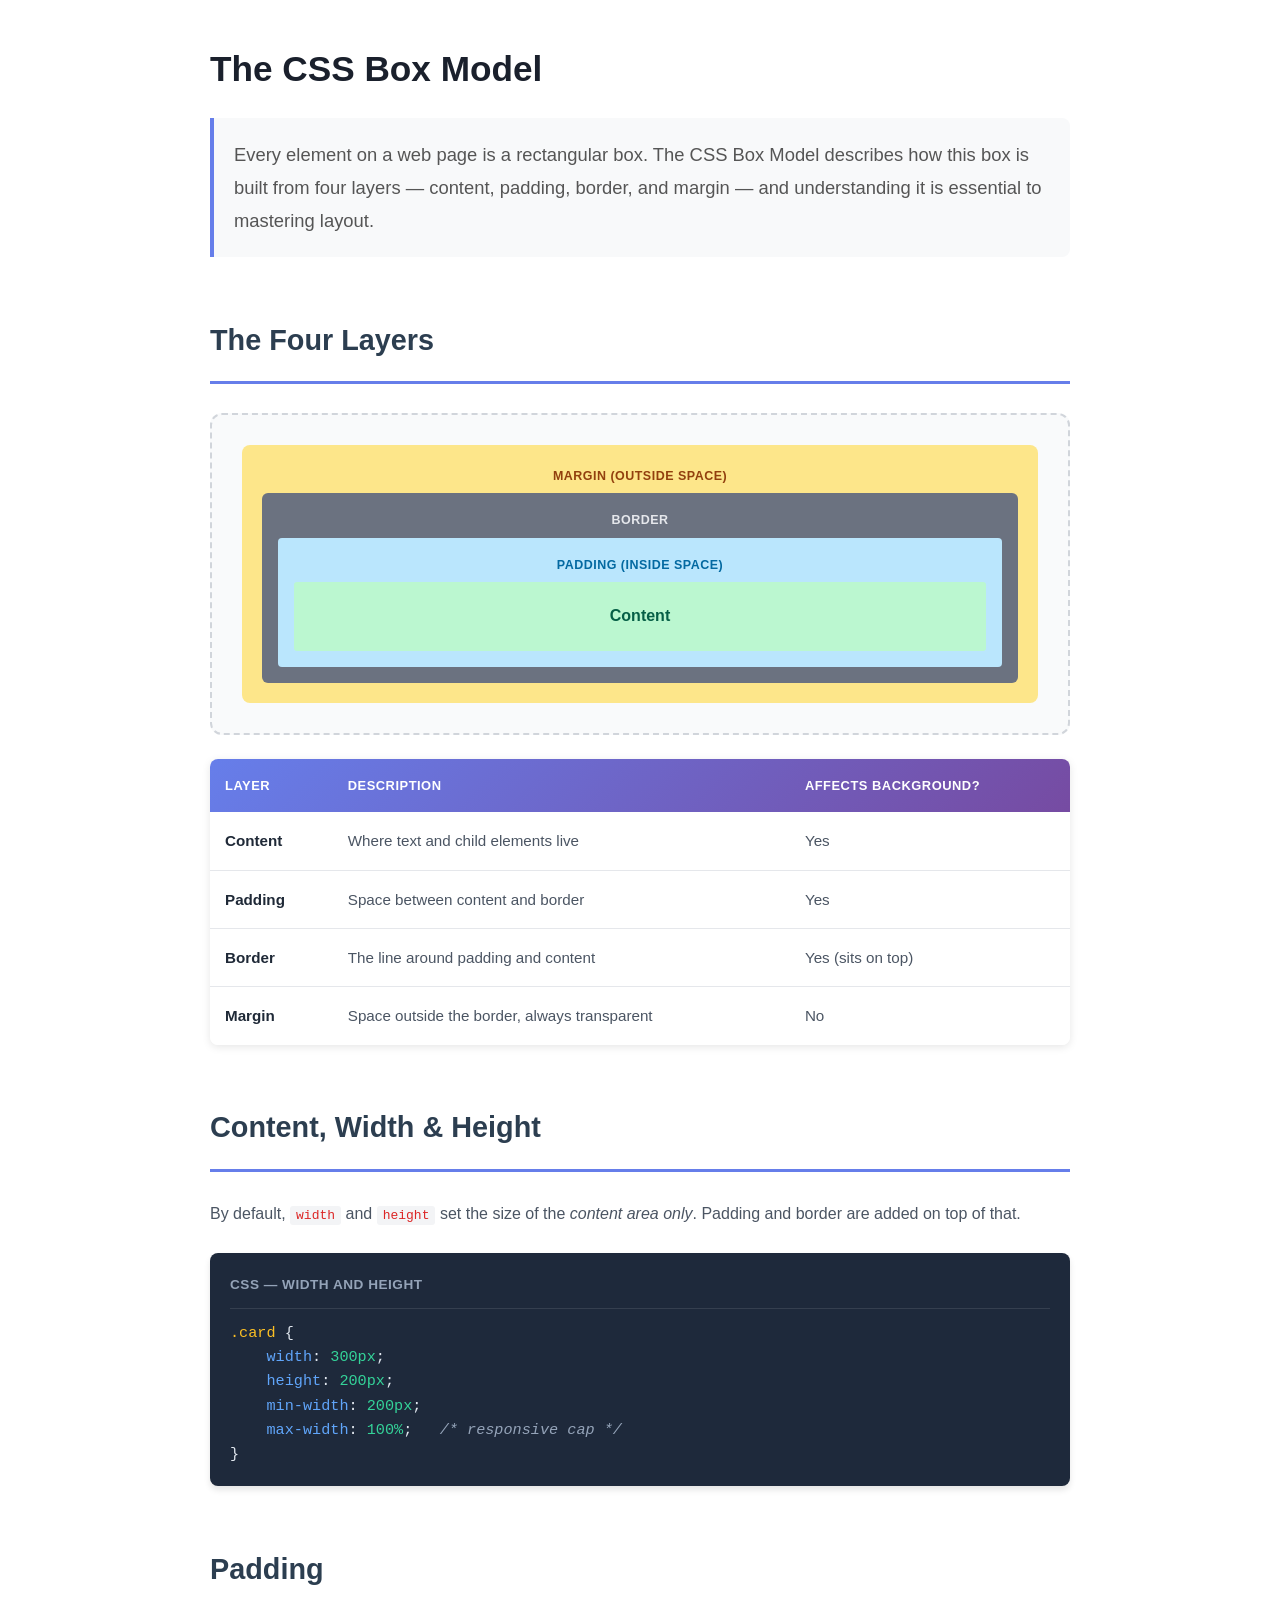
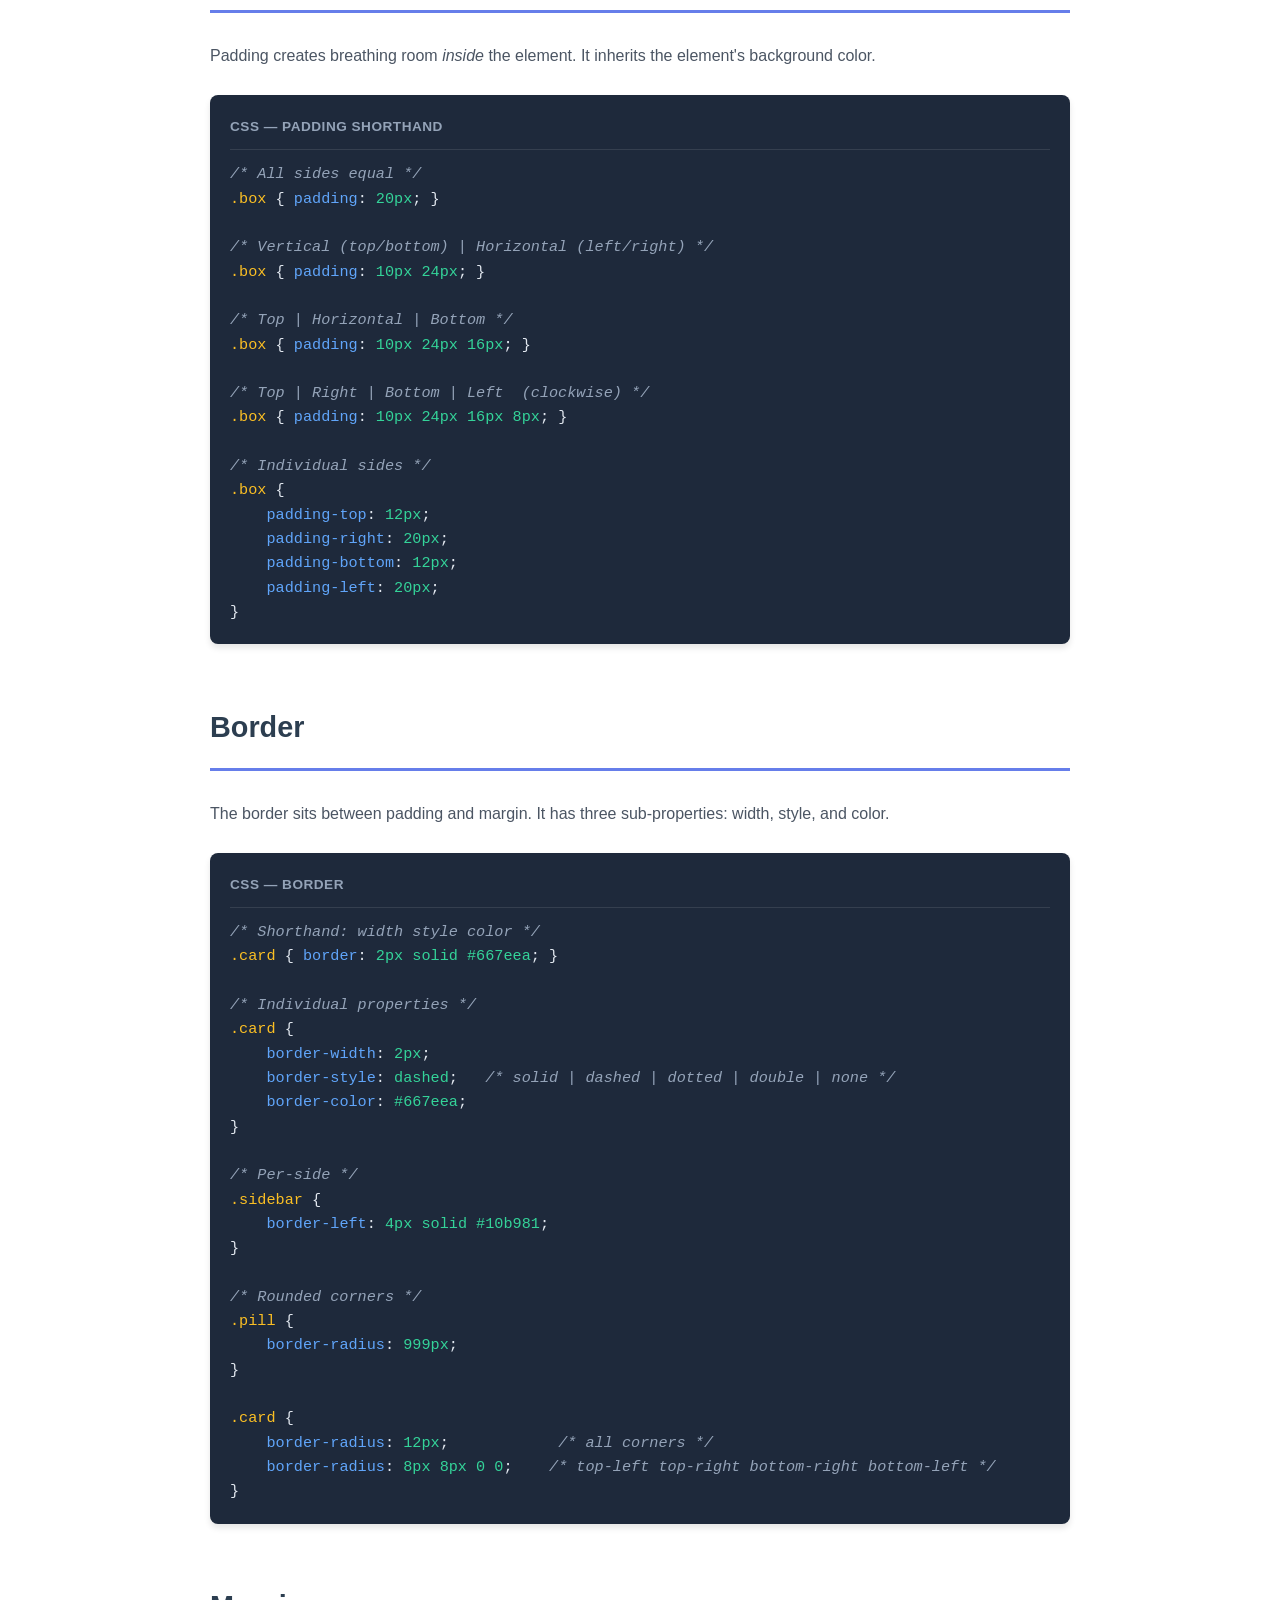
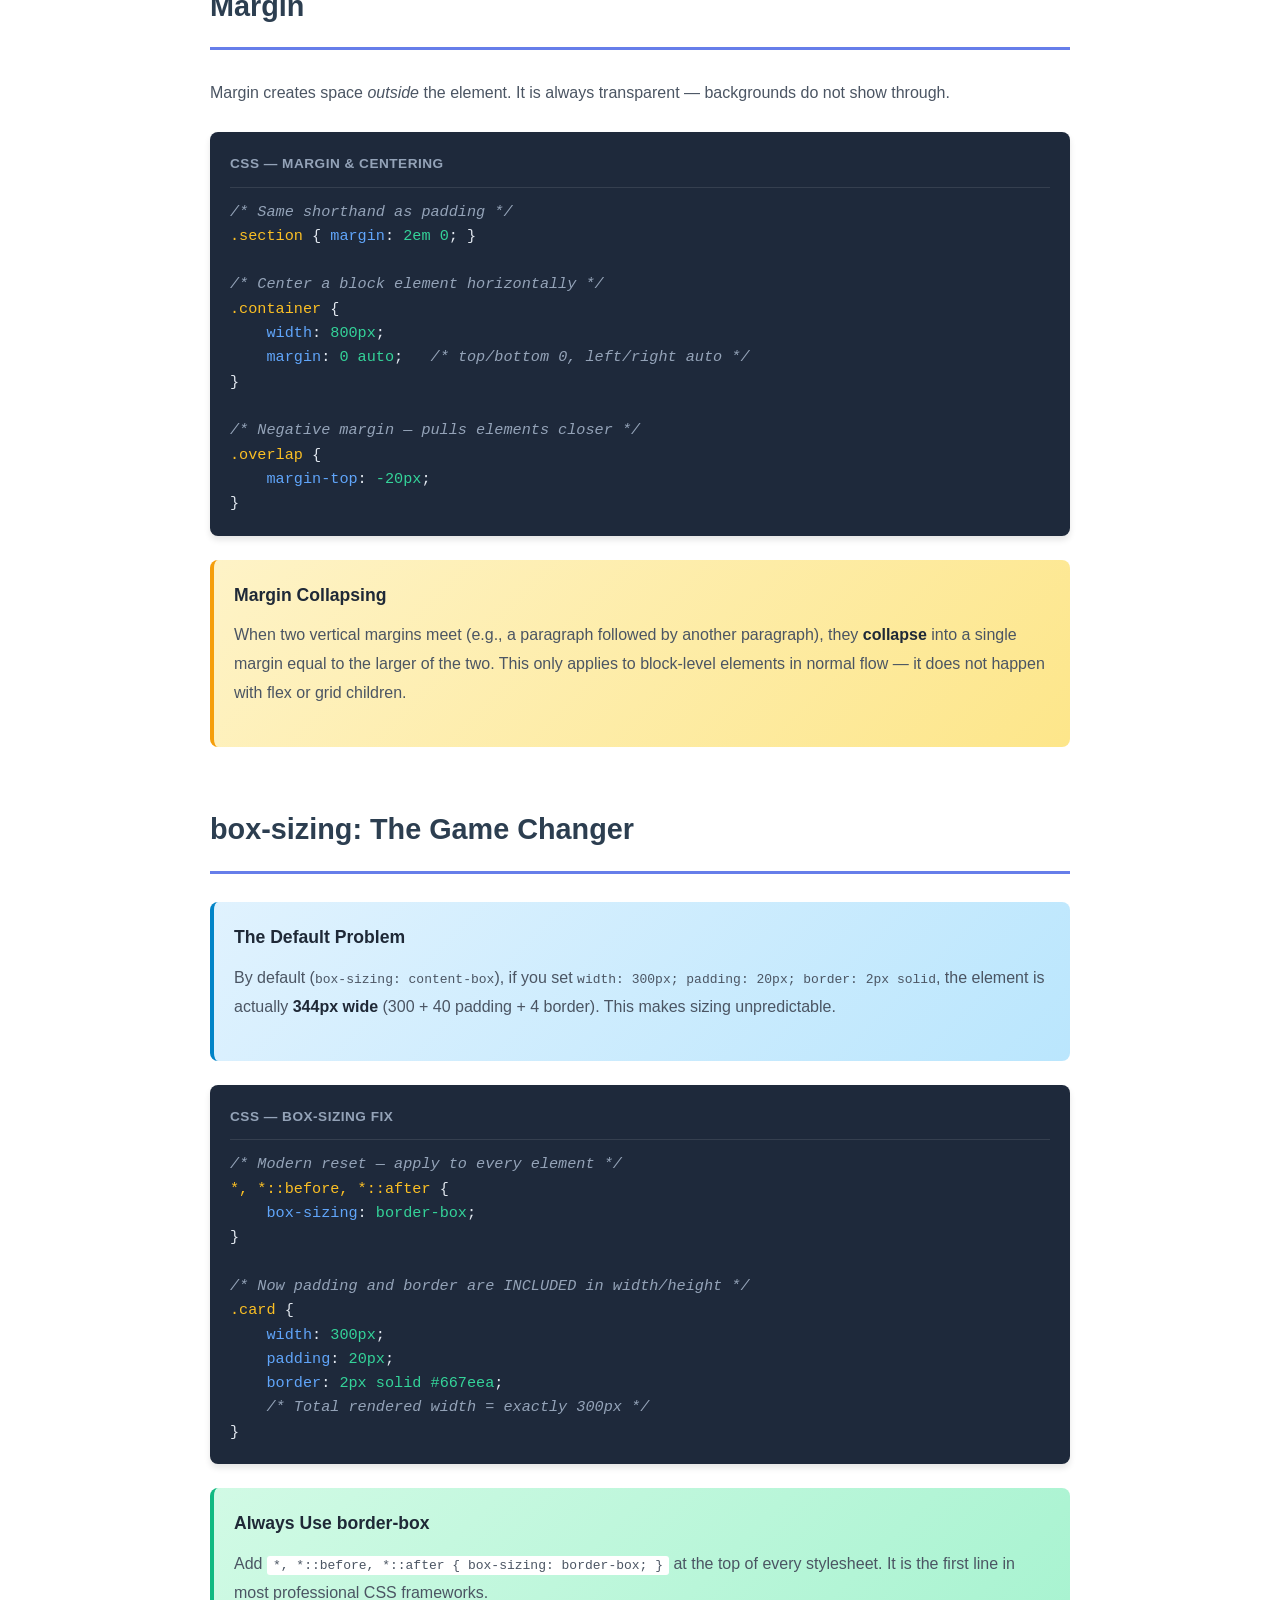
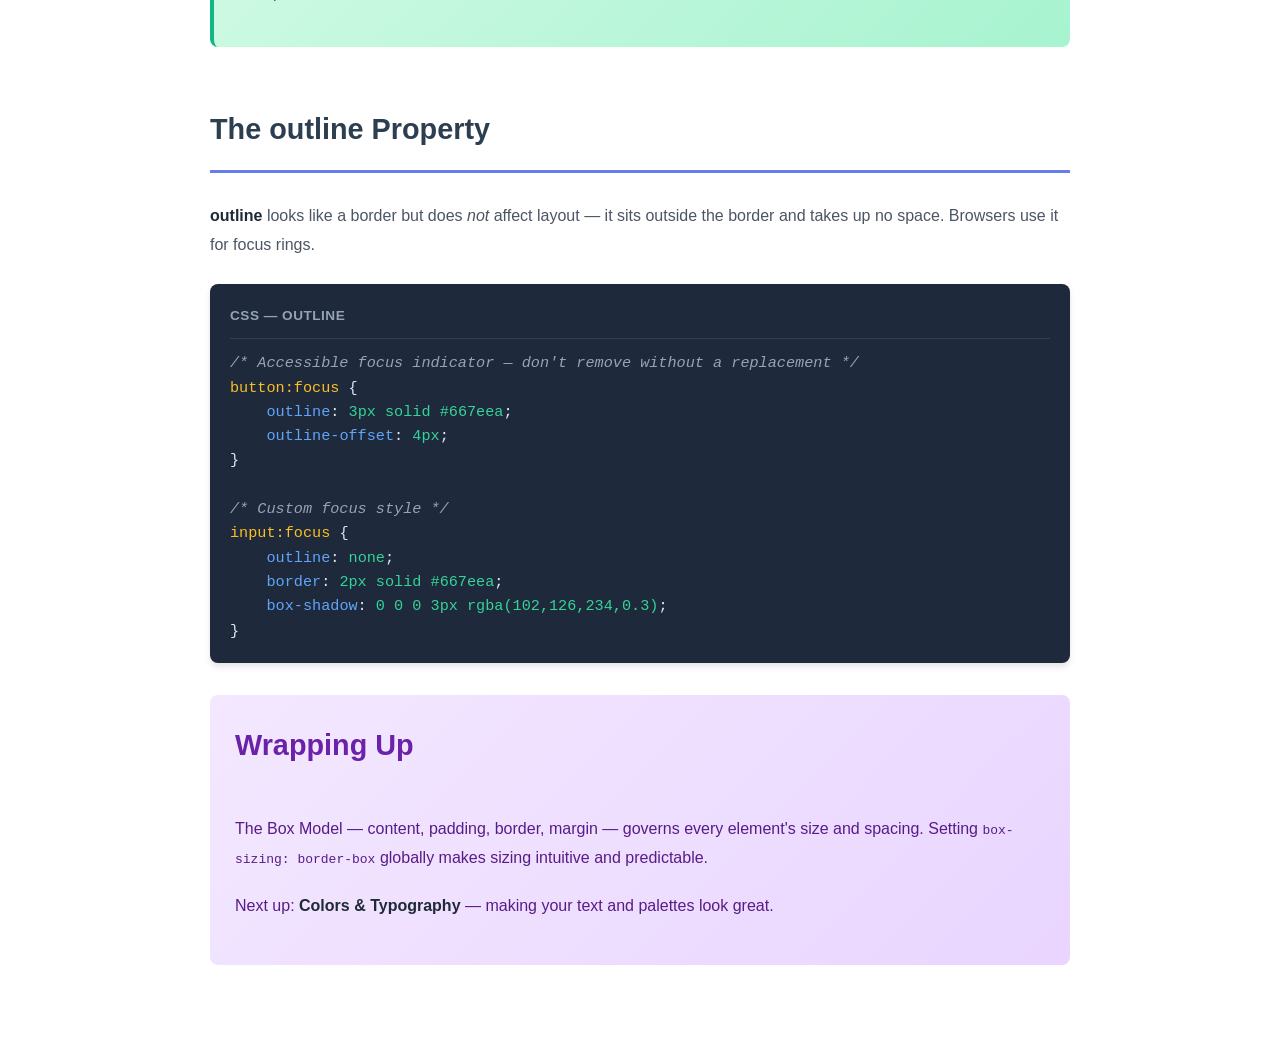
<file: css_learn/topic2-box-model.html>
﻿<!DOCTYPE html>
<html lang="en">
<head>
<meta charset="UTF-8">
<meta name="viewport" content="width=device-width, initial-scale=1.0">
<title>Topic 2: The CSS Box Model</title>
<style>
    .post-content {
        font-family: -apple-system, BlinkMacSystemFont, 'Segoe UI', Roboto, 'Helvetica Neue', Arial, sans-serif;
        line-height: 1.8;
        color: #2c3e50;
        max-width: 860px;
        margin: 0 auto;
        padding: 40px 24px;
    }

    .post-content h1 { color: #1a202c; font-size: 2.2em; font-weight: 800; margin: 0 0 0.4em; line-height: 1.2; }
    .post-content h2 { color: #2c3e50; font-size: 1.8em; font-weight: 700; margin: 2em 0 1em; padding-bottom: 0.5em; border-bottom: 3px solid #667eea; }
    .post-content h3 { color: #34495e; font-size: 1.4em; font-weight: 600; margin: 1.8em 0 1em; }

    .intro-text {
        font-size: 1.15em; color: #555; background: #f8f9fa;
        padding: 20px; border-left: 4px solid #667eea;
        margin: 1.5em 0; border-radius: 0 8px 8px 0;
    }

    .code-container {
        background: #1e293b; border-radius: 8px; padding: 20px;
        margin: 1.5em 0; overflow-x: auto;
        box-shadow: 0 4px 6px rgba(0,0,0,0.1);
    }

    .code-header {
        color: #94a3b8; font-size: 0.85em; font-weight: 600;
        text-transform: uppercase; margin-bottom: 12px; padding-bottom: 10px;
        border-bottom: 1px solid rgba(255,255,255,0.1); letter-spacing: 0.5px;
    }

    .code-container code {
        font-family: 'Courier New', Courier, monospace;
        font-size: 0.95em; line-height: 1.6; color: #e2e8f0;
        display: block; white-space: pre;
    }

    .selector { color: #fbbf24; }
    .property { color: #60a5fa; }
    .value { color: #34d399; }
    .comment { color: #94a3b8; font-style: italic; }

    .info-box { background: linear-gradient(135deg, #e0f2fe 0%, #bae6fd 100%); border-left: 4px solid #0284c7; border-radius: 8px; padding: 20px; margin: 1.5em 0; }
    .tip-box  { background: linear-gradient(135deg, #d1fae5 0%, #a7f3d0 100%); border-left: 4px solid #10b981; border-radius: 8px; padding: 20px; margin: 1.5em 0; }
    .warning-box { background: linear-gradient(135deg, #fef3c7 0%, #fde68a 100%); border-left: 4px solid #f59e0b; border-radius: 8px; padding: 20px; margin: 1.5em 0; }
    .box-title { font-weight: 700; font-size: 1.1em; margin-bottom: 10px; color: #1f2937; }
    .info-box p, .tip-box p, .warning-box p { margin: 0; color: #374151; }

    .post-content ul, .post-content ol { margin: 1.5em 0; padding-left: 2em; }
    .post-content li { margin-bottom: 0.8em; color: #4b5563; }
    .post-content p { margin-bottom: 1.2em; color: #4b5563; }
    .post-content strong { color: #1f2937; font-weight: 600; }

    .table-responsive { overflow-x: auto; margin: 1.5em 0; border-radius: 8px; box-shadow: 0 2px 8px rgba(0,0,0,0.1); }
    .styled-table { width: 100%; border-collapse: collapse; background: white; font-size: 0.95em; }
    .styled-table thead { background: linear-gradient(135deg, #667eea 0%, #764ba2 100%); color: white; }
    .styled-table th { padding: 15px; text-align: left; font-weight: 600; text-transform: uppercase; font-size: 0.85em; letter-spacing: 0.5px; }
    .styled-table td { padding: 15px; border-bottom: 1px solid #e5e7eb; color: #4b5563; }
    .styled-table tbody tr:hover { background: #f9fafb; }
    .styled-table tbody tr:last-child td { border-bottom: none; }
    .styled-table code { background: #f3f4f6; padding: 2px 6px; border-radius: 3px; font-family: 'Courier New', Courier, monospace; font-size: 0.9em; color: #dc2626; }

    /* Box model diagram */
    .box-diagram {
        background: #f9fafb;
        border-radius: 12px;
        padding: 30px;
        margin: 1.5em 0;
        text-align: center;
        border: 2px dashed #d1d5db;
    }

    .box-margin {
        background: #fde68a;
        padding: 20px;
        border-radius: 8px;
        position: relative;
    }

    .box-border {
        background: #6b7280;
        padding: 16px;
        border-radius: 6px;
    }

    .box-padding {
        background: #bae6fd;
        padding: 16px;
        border-radius: 4px;
    }

    .box-content {
        background: #bbf7d0;
        padding: 20px;
        border-radius: 3px;
        font-weight: 700;
        color: #065f46;
        font-size: 1em;
    }

    .box-label {
        font-size: 0.78em;
        font-weight: 700;
        text-transform: uppercase;
        letter-spacing: 0.5px;
        display: block;
        margin-bottom: 6px;
    }

    .label-margin { color: #92400e; }
    .label-border { color: #e5e7eb; }
    .label-padding { color: #0369a1; }

    .conclusion-box { background: linear-gradient(135deg, #f3e8ff 0%, #e9d5ff 100%); border-radius: 8px; padding: 25px; margin: 2em 0; }
    .conclusion-box h2 { margin-top: 0; border: none; color: #6b21a8; }
    .conclusion-box p { color: #581c87; }

    @media (max-width: 768px) {
        .post-content h1 { font-size: 1.7em; }
        .post-content h2 { font-size: 1.4em; }
        .code-container { padding: 15px; font-size: 0.9em; }
    }
    body {
        -webkit-user-select: none;
        -ms-user-select: none;
        user-select: none;
    }
</style>
</head>
<body>
<div class="post-content">

    <h1>The CSS Box Model</h1>

    <div class="intro-text">
        Every element on a web page is a rectangular box. The CSS Box Model describes how this box is built from four layers — content, padding, border, and margin — and understanding it is essential to mastering layout.
    </div>

    <h2>The Four Layers</h2>

    <div class="box-diagram">
        <div class="box-margin">
            <span class="box-label label-margin">Margin (outside space)</span>
            <div class="box-border">
                <span class="box-label label-border">Border</span>
                <div class="box-padding">
                    <span class="box-label label-padding">Padding (inside space)</span>
                    <div class="box-content">Content</div>
                </div>
            </div>
        </div>
    </div>

    <div class="table-responsive">
        <table class="styled-table">
            <thead>
                <tr><th>Layer</th><th>Description</th><th>Affects Background?</th></tr>
            </thead>
            <tbody>
                <tr><td><strong>Content</strong></td><td>Where text and child elements live</td><td>Yes</td></tr>
                <tr><td><strong>Padding</strong></td><td>Space between content and border</td><td>Yes</td></tr>
                <tr><td><strong>Border</strong></td><td>The line around padding and content</td><td>Yes (sits on top)</td></tr>
                <tr><td><strong>Margin</strong></td><td>Space outside the border, always transparent</td><td>No</td></tr>
            </tbody>
        </table>
    </div>

    <h2>Content, Width &amp; Height</h2>
    <p>By default, <code style="background:#f3f4f6;padding:2px 6px;border-radius:3px;color:#dc2626;">width</code> and <code style="background:#f3f4f6;padding:2px 6px;border-radius:3px;color:#dc2626;">height</code> set the size of the <em>content area only</em>. Padding and border are added on top of that.</p>

    <div class="code-container">
        <div class="code-header">CSS — Width and Height</div>
        <code><span class="selector">.card</span> {
    <span class="property">width</span>: <span class="value">300px</span>;
    <span class="property">height</span>: <span class="value">200px</span>;
    <span class="property">min-width</span>: <span class="value">200px</span>;
    <span class="property">max-width</span>: <span class="value">100%</span>;   <span class="comment">/* responsive cap */</span>
}</code>
    </div>

    <h2>Padding</h2>
    <p>Padding creates breathing room <em>inside</em> the element. It inherits the element's background color.</p>

    <div class="code-container">
        <div class="code-header">CSS — Padding Shorthand</div>
        <code><span class="comment">/* All sides equal */</span>
<span class="selector">.box</span> { <span class="property">padding</span>: <span class="value">20px</span>; }

<span class="comment">/* Vertical (top/bottom) | Horizontal (left/right) */</span>
<span class="selector">.box</span> { <span class="property">padding</span>: <span class="value">10px 24px</span>; }

<span class="comment">/* Top | Horizontal | Bottom */</span>
<span class="selector">.box</span> { <span class="property">padding</span>: <span class="value">10px 24px 16px</span>; }

<span class="comment">/* Top | Right | Bottom | Left  (clockwise) */</span>
<span class="selector">.box</span> { <span class="property">padding</span>: <span class="value">10px 24px 16px 8px</span>; }

<span class="comment">/* Individual sides */</span>
<span class="selector">.box</span> {
    <span class="property">padding-top</span>: <span class="value">12px</span>;
    <span class="property">padding-right</span>: <span class="value">20px</span>;
    <span class="property">padding-bottom</span>: <span class="value">12px</span>;
    <span class="property">padding-left</span>: <span class="value">20px</span>;
}</code>
    </div>

    <h2>Border</h2>
    <p>The border sits between padding and margin. It has three sub-properties: width, style, and color.</p>

    <div class="code-container">
        <div class="code-header">CSS — Border</div>
        <code><span class="comment">/* Shorthand: width style color */</span>
<span class="selector">.card</span> { <span class="property">border</span>: <span class="value">2px solid #667eea</span>; }

<span class="comment">/* Individual properties */</span>
<span class="selector">.card</span> {
    <span class="property">border-width</span>: <span class="value">2px</span>;
    <span class="property">border-style</span>: <span class="value">dashed</span>;   <span class="comment">/* solid | dashed | dotted | double | none */</span>
    <span class="property">border-color</span>: <span class="value">#667eea</span>;
}

<span class="comment">/* Per-side */</span>
<span class="selector">.sidebar</span> {
    <span class="property">border-left</span>: <span class="value">4px solid #10b981</span>;
}

<span class="comment">/* Rounded corners */</span>
<span class="selector">.pill</span> {
    <span class="property">border-radius</span>: <span class="value">999px</span>;
}

<span class="selector">.card</span> {
    <span class="property">border-radius</span>: <span class="value">12px</span>;            <span class="comment">/* all corners */</span>
    <span class="property">border-radius</span>: <span class="value">8px 8px 0 0</span>;    <span class="comment">/* top-left top-right bottom-right bottom-left */</span>
}</code>
    </div>

    <h2>Margin</h2>
    <p>Margin creates space <em>outside</em> the element. It is always transparent — backgrounds do not show through.</p>

    <div class="code-container">
        <div class="code-header">CSS — Margin &amp; Centering</div>
        <code><span class="comment">/* Same shorthand as padding */</span>
<span class="selector">.section</span> { <span class="property">margin</span>: <span class="value">2em 0</span>; }

<span class="comment">/* Center a block element horizontally */</span>
<span class="selector">.container</span> {
    <span class="property">width</span>: <span class="value">800px</span>;
    <span class="property">margin</span>: <span class="value">0 auto</span>;   <span class="comment">/* top/bottom 0, left/right auto */</span>
}

<span class="comment">/* Negative margin — pulls elements closer */</span>
<span class="selector">.overlap</span> {
    <span class="property">margin-top</span>: <span class="value">-20px</span>;
}</code>
    </div>

    <div class="warning-box">
        <div class="box-title">Margin Collapsing</div>
        <p>When two vertical margins meet (e.g., a paragraph followed by another paragraph), they <strong>collapse</strong> into a single margin equal to the larger of the two. This only applies to block-level elements in normal flow — it does not happen with flex or grid children.</p>
    </div>

    <h2>box-sizing: The Game Changer</h2>

    <div class="info-box">
        <div class="box-title">The Default Problem</div>
        <p>By default (<code>box-sizing: content-box</code>), if you set <code>width: 300px; padding: 20px; border: 2px solid</code>, the element is actually <strong>344px wide</strong> (300 + 40 padding + 4 border). This makes sizing unpredictable.</p>
    </div>

    <div class="code-container">
        <div class="code-header">CSS — box-sizing Fix</div>
        <code><span class="comment">/* Modern reset — apply to every element */</span>
<span class="selector">*, *::before, *::after</span> {
    <span class="property">box-sizing</span>: <span class="value">border-box</span>;
}

<span class="comment">/* Now padding and border are INCLUDED in width/height */</span>
<span class="selector">.card</span> {
    <span class="property">width</span>: <span class="value">300px</span>;
    <span class="property">padding</span>: <span class="value">20px</span>;
    <span class="property">border</span>: <span class="value">2px solid #667eea</span>;
    <span class="comment">/* Total rendered width = exactly 300px */</span>
}</code>
    </div>

    <div class="tip-box">
        <div class="box-title">Always Use border-box</div>
        <p>Add <code style="background:#fff;padding:2px 6px;border-radius:3px;">*, *::before, *::after { box-sizing: border-box; }</code> at the top of every stylesheet. It is the first line in most professional CSS frameworks.</p>
    </div>

    <h2>The outline Property</h2>
    <p><strong>outline</strong> looks like a border but does <em>not</em> affect layout — it sits outside the border and takes up no space. Browsers use it for focus rings.</p>

    <div class="code-container">
        <div class="code-header">CSS — Outline</div>
        <code><span class="comment">/* Accessible focus indicator — don't remove without a replacement */</span>
<span class="selector">button:focus</span> {
    <span class="property">outline</span>: <span class="value">3px solid #667eea</span>;
    <span class="property">outline-offset</span>: <span class="value">4px</span>;
}

<span class="comment">/* Custom focus style */</span>
<span class="selector">input:focus</span> {
    <span class="property">outline</span>: <span class="value">none</span>;
    <span class="property">border</span>: <span class="value">2px solid #667eea</span>;
    <span class="property">box-shadow</span>: <span class="value">0 0 0 3px rgba(102,126,234,0.3)</span>;
}</code>
    </div>

    <div class="conclusion-box">
        <h2>Wrapping Up</h2>
        <p>The Box Model — content, padding, border, margin — governs every element's size and spacing. Setting <code>box-sizing: border-box</code> globally makes sizing intuitive and predictable.</p>
        <p>Next up: <strong>Colors &amp; Typography</strong> — making your text and palettes look great.</p>
    </div>


</div>
<script>
    document.addEventListener('copy', function(e) { e.preventDefault(); });
    document.addEventListener('contextmenu', function(e) { e.preventDefault(); });
    document.addEventListener('selectstart', function(e) { e.preventDefault(); });
</script>
</body>
</html>
</file>
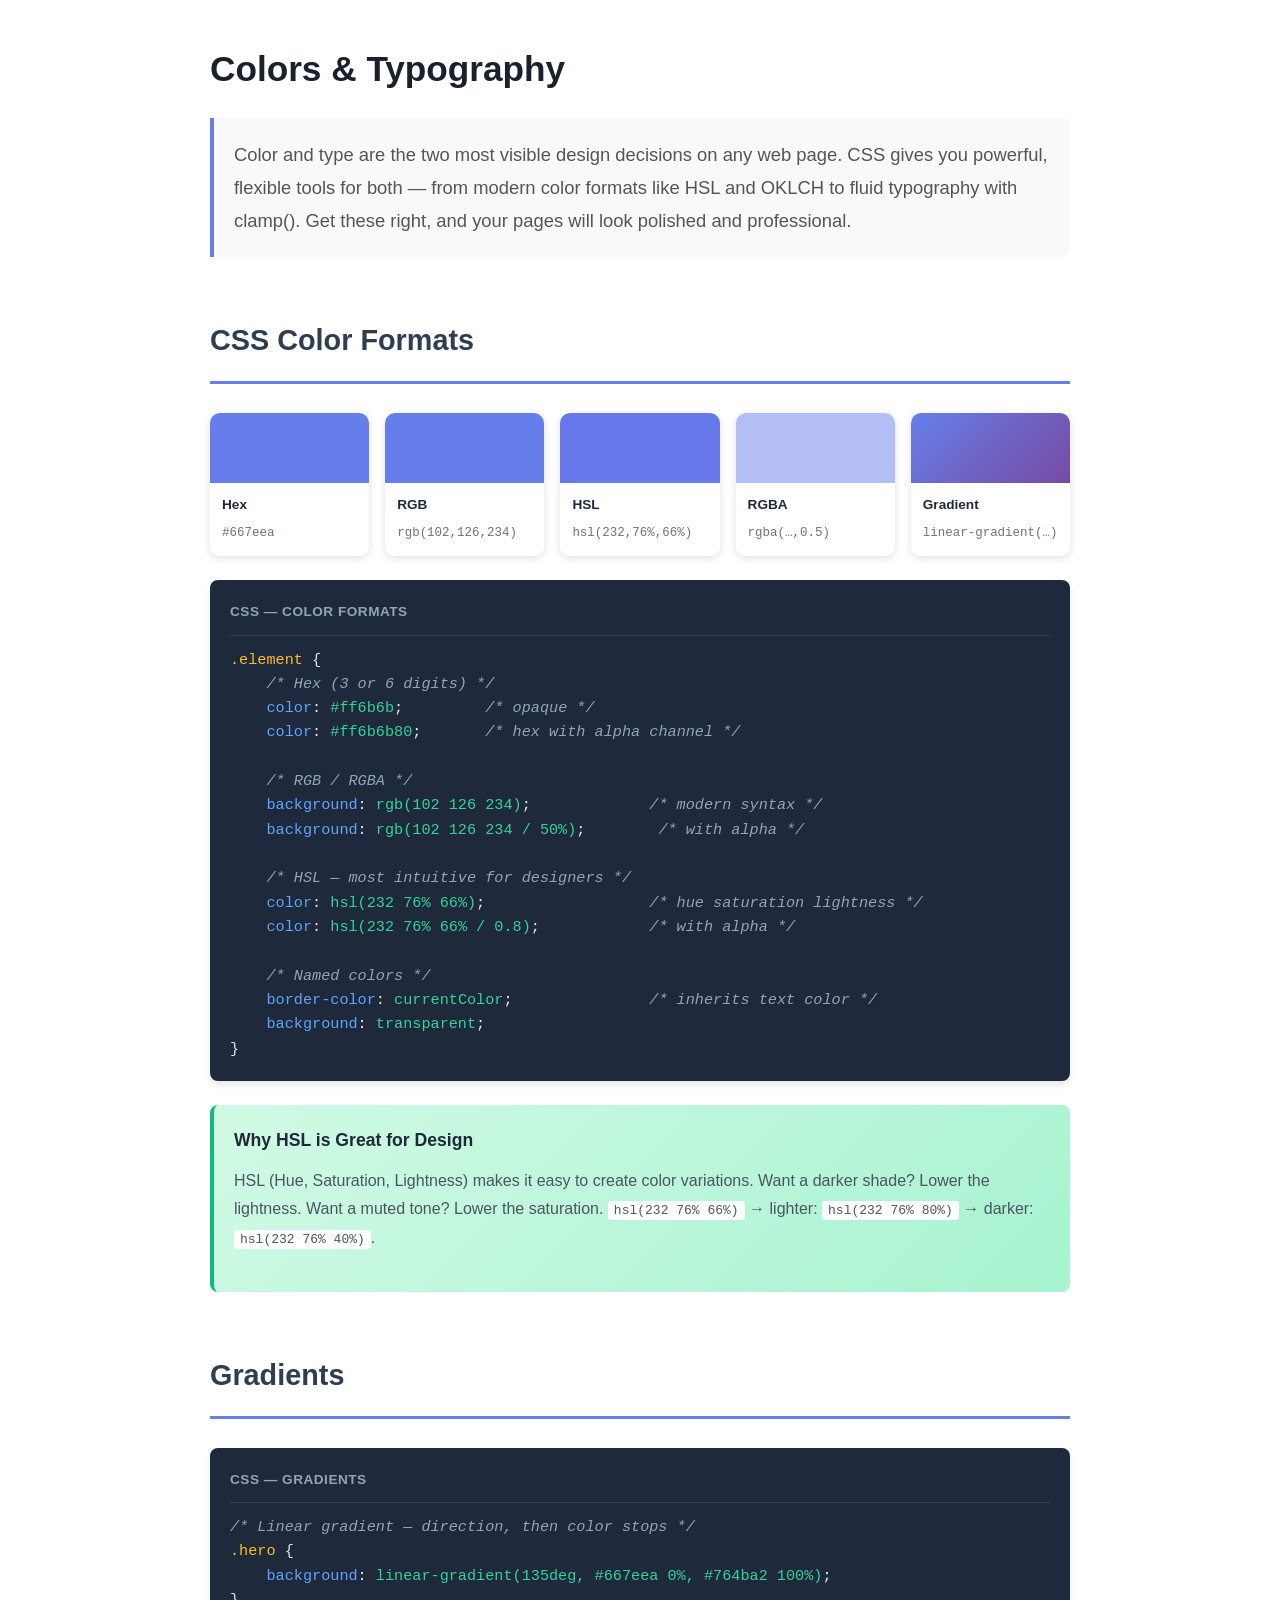
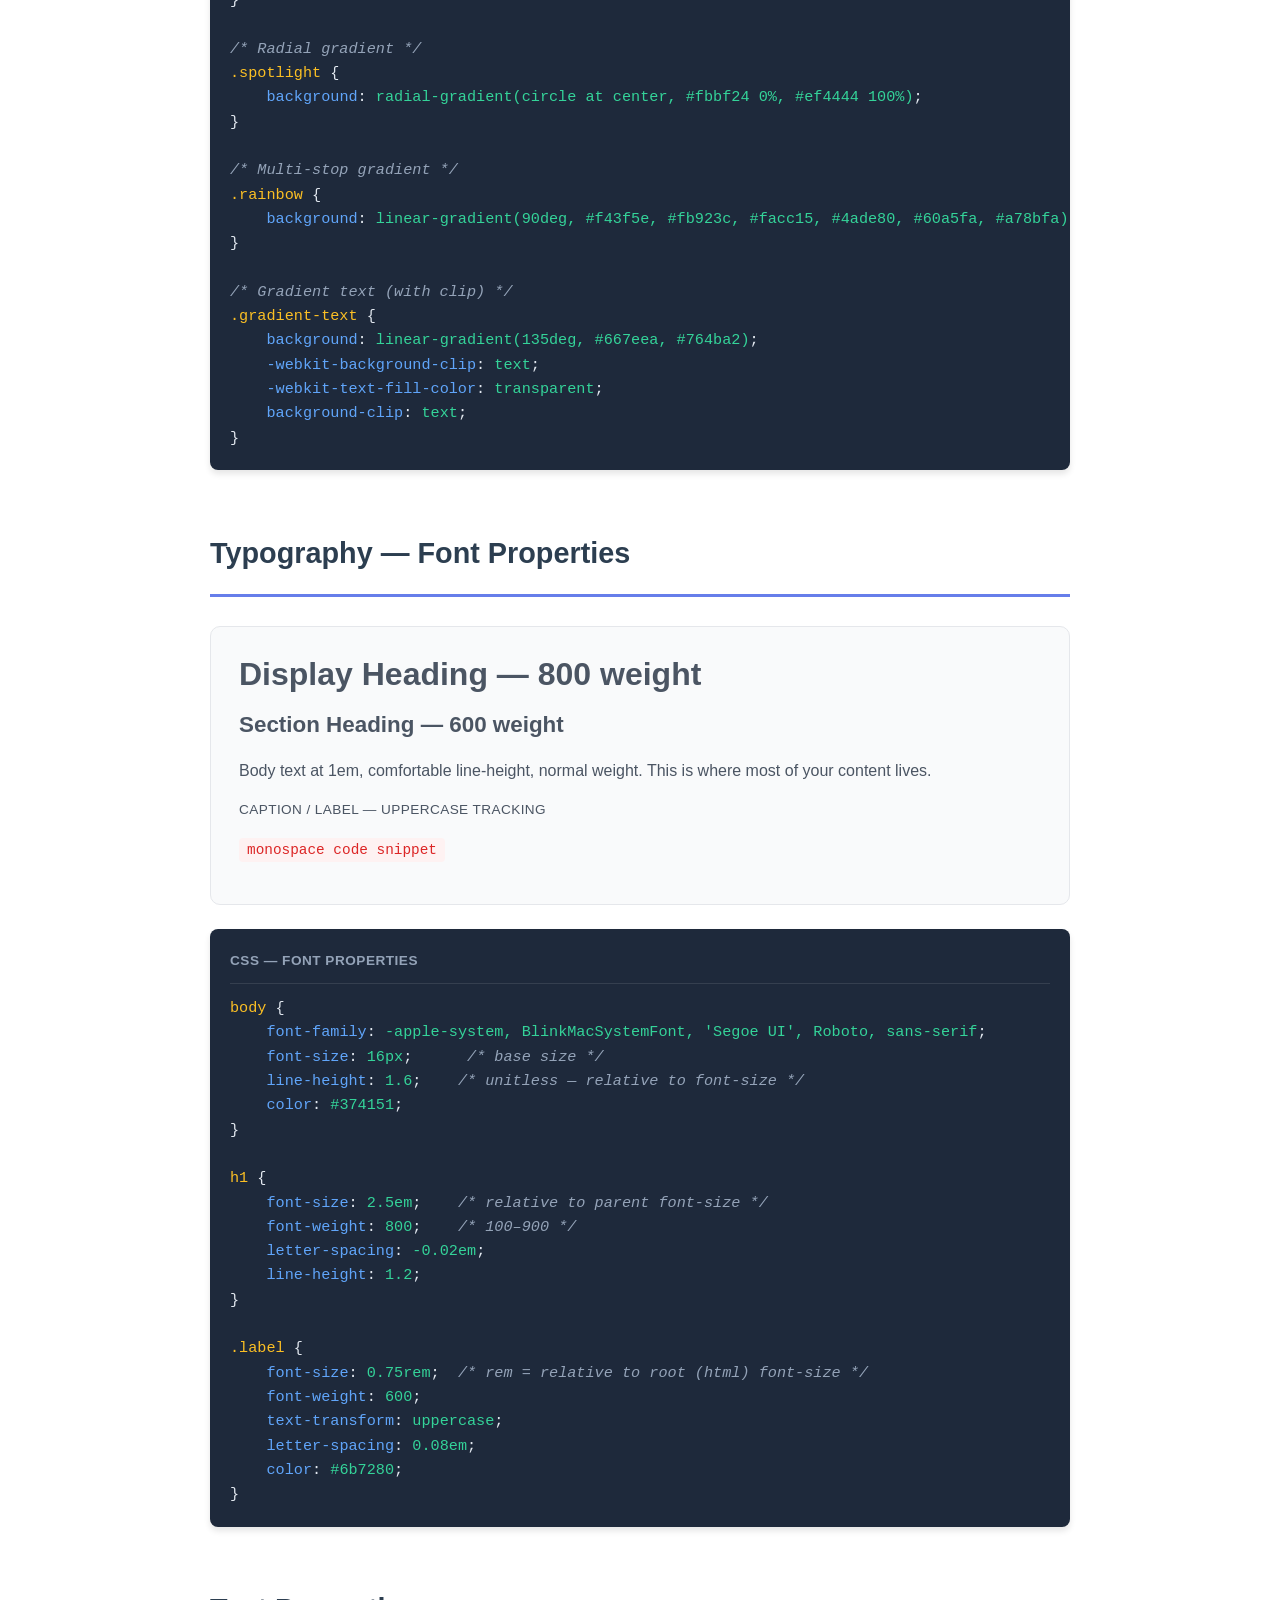
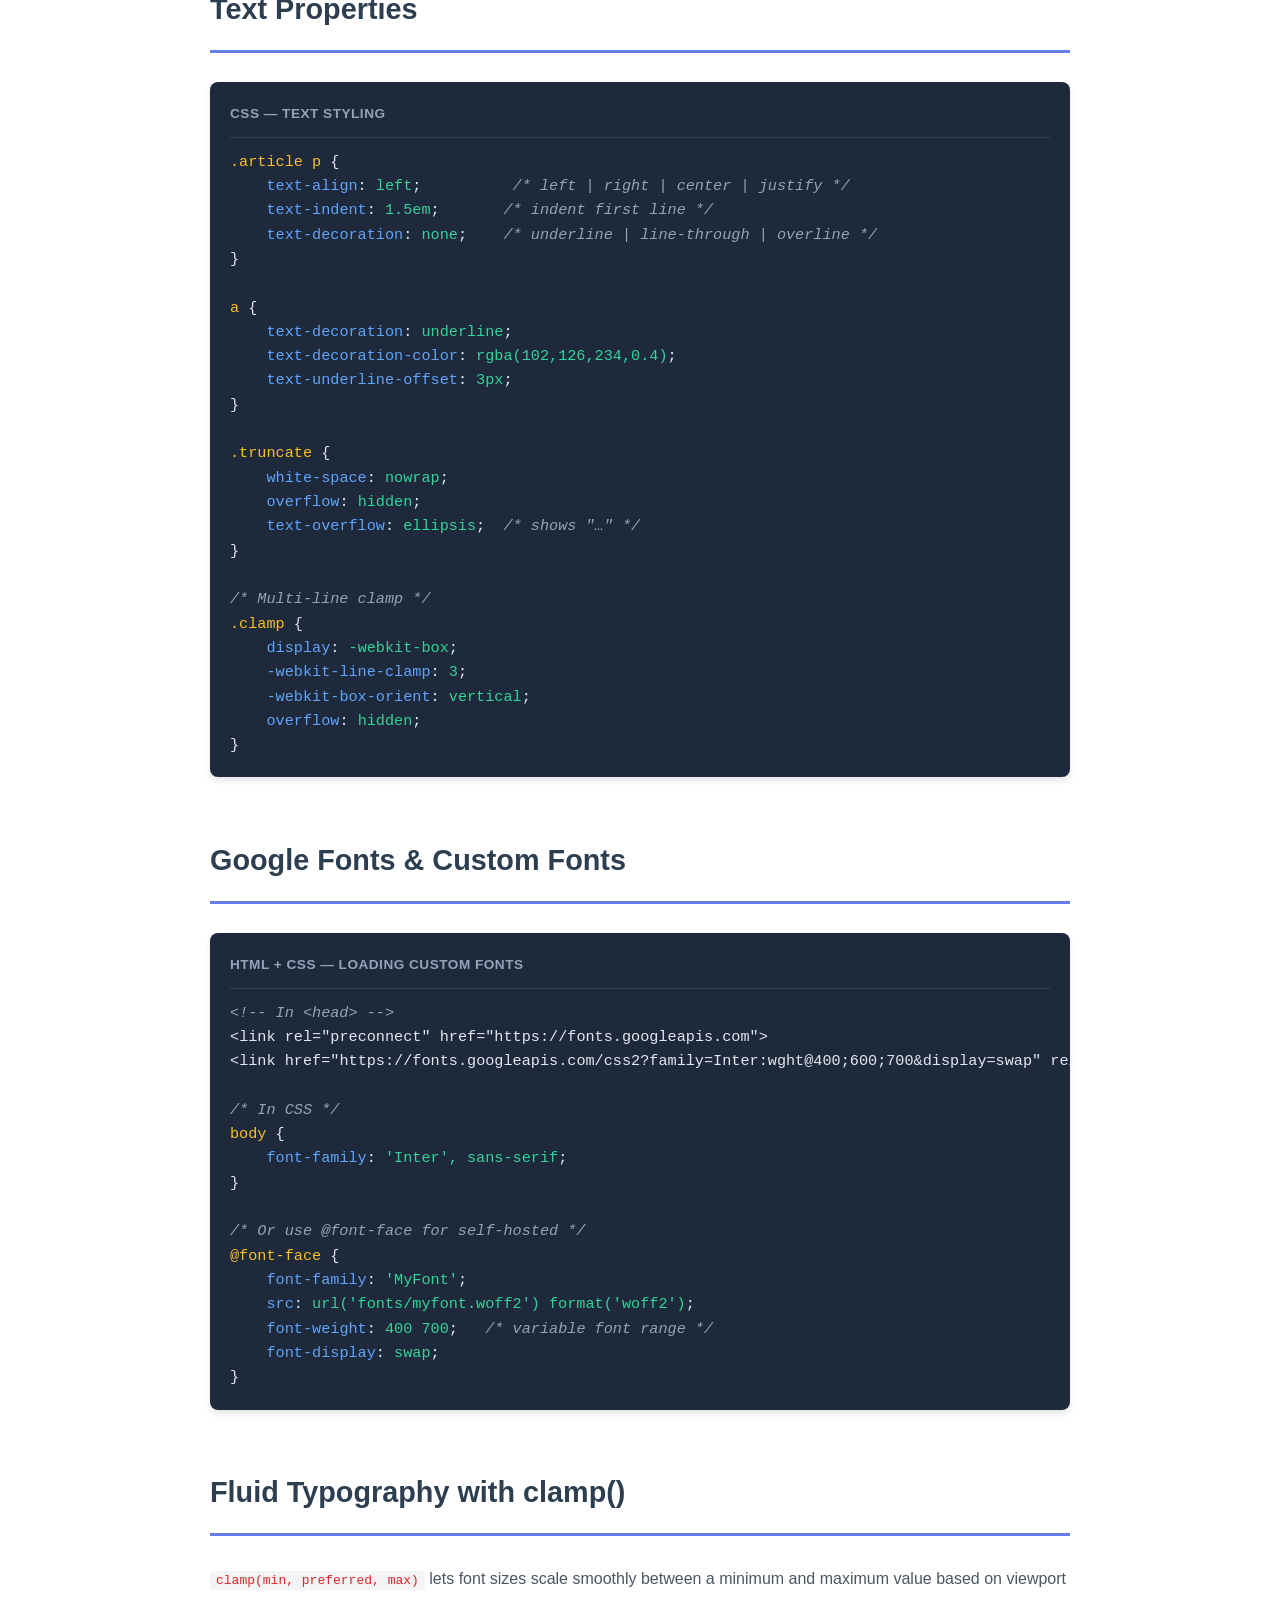
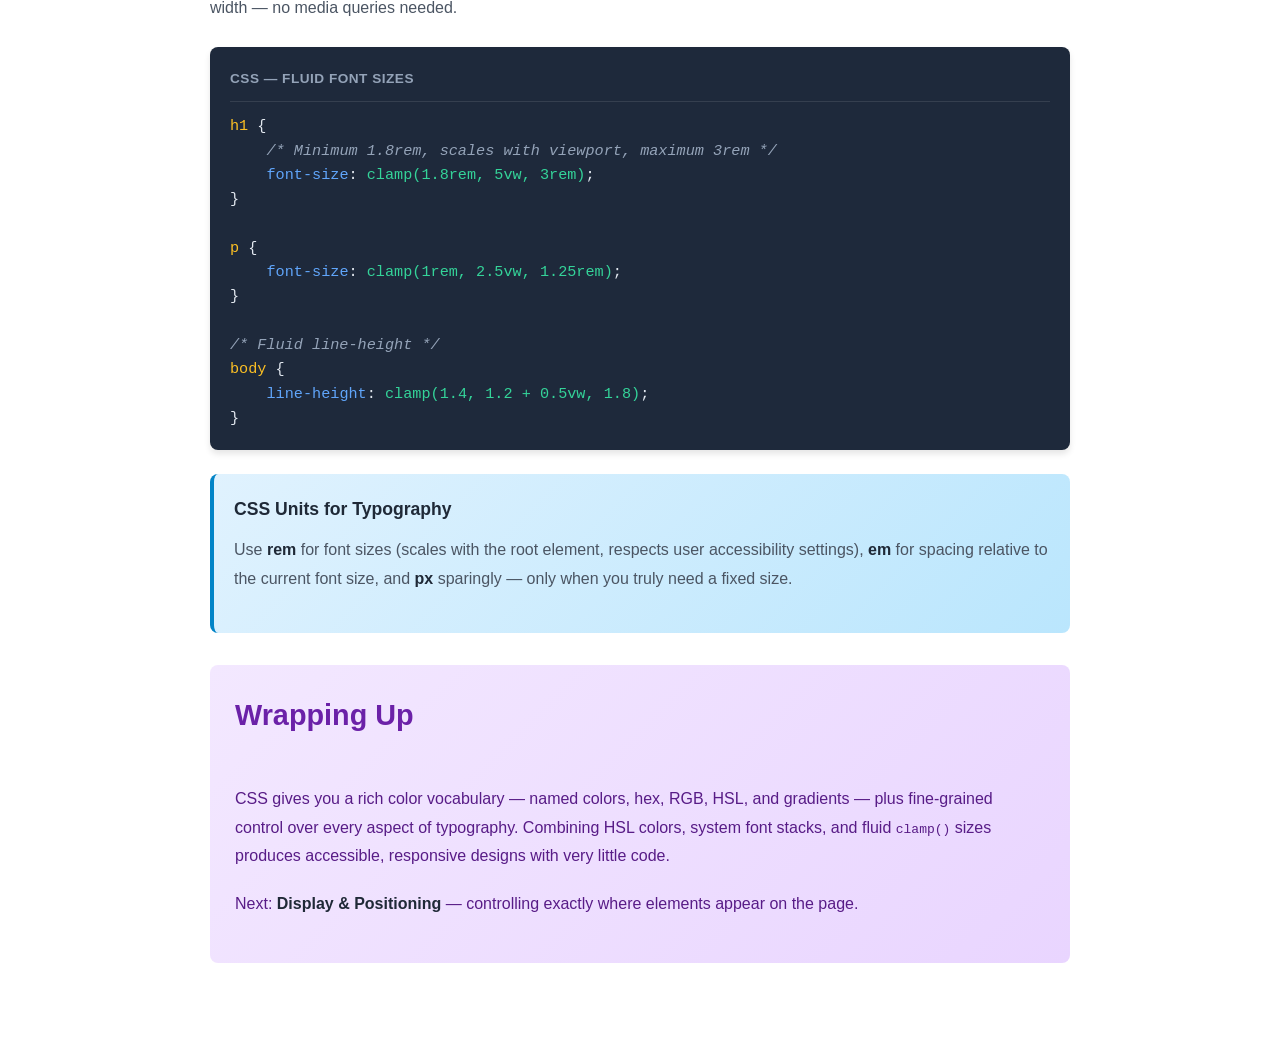
<file: css_learn/topic3-colors-typography.html>
﻿<!DOCTYPE html>
<html lang="en">
<head>
<meta charset="UTF-8">
<meta name="viewport" content="width=device-width, initial-scale=1.0">
<title>Topic 3: Colors &amp; Typography</title>
<style>
    .post-content {
        font-family: -apple-system, BlinkMacSystemFont, 'Segoe UI', Roboto, 'Helvetica Neue', Arial, sans-serif;
        line-height: 1.8; color: #2c3e50; max-width: 860px; margin: 0 auto; padding: 40px 24px;
    }
    .post-content h1 { color: #1a202c; font-size: 2.2em; font-weight: 800; margin: 0 0 0.4em; line-height: 1.2; }
    .post-content h2 { color: #2c3e50; font-size: 1.8em; font-weight: 700; margin: 2em 0 1em; padding-bottom: 0.5em; border-bottom: 3px solid #667eea; }
    .post-content h3 { color: #34495e; font-size: 1.4em; font-weight: 600; margin: 1.8em 0 1em; }
    .intro-text { font-size: 1.15em; color: #555; background: #f8f9fa; padding: 20px; border-left: 4px solid #667eea; margin: 1.5em 0; border-radius: 0 8px 8px 0; }
    .code-container { background: #1e293b; border-radius: 8px; padding: 20px; margin: 1.5em 0; overflow-x: auto; box-shadow: 0 4px 6px rgba(0,0,0,0.1); }
    .code-header { color: #94a3b8; font-size: 0.85em; font-weight: 600; text-transform: uppercase; margin-bottom: 12px; padding-bottom: 10px; border-bottom: 1px solid rgba(255,255,255,0.1); letter-spacing: 0.5px; }
    .code-container code { font-family: 'Courier New', Courier, monospace; font-size: 0.95em; line-height: 1.6; color: #e2e8f0; display: block; white-space: pre; }
    .selector { color: #fbbf24; }
    .property { color: #60a5fa; }
    .value { color: #34d399; }
    .comment { color: #94a3b8; font-style: italic; }
    .info-box { background: linear-gradient(135deg, #e0f2fe 0%, #bae6fd 100%); border-left: 4px solid #0284c7; border-radius: 8px; padding: 20px; margin: 1.5em 0; }
    .tip-box  { background: linear-gradient(135deg, #d1fae5 0%, #a7f3d0 100%); border-left: 4px solid #10b981; border-radius: 8px; padding: 20px; margin: 1.5em 0; }
    .warning-box { background: linear-gradient(135deg, #fef3c7 0%, #fde68a 100%); border-left: 4px solid #f59e0b; border-radius: 8px; padding: 20px; margin: 1.5em 0; }
    .box-title { font-weight: 700; font-size: 1.1em; margin-bottom: 10px; color: #1f2937; }
    .info-box p, .tip-box p, .warning-box p { margin: 0; color: #374151; }
    .post-content ul, .post-content ol { margin: 1.5em 0; padding-left: 2em; }
    .post-content li { margin-bottom: 0.8em; color: #4b5563; }
    .post-content p { margin-bottom: 1.2em; color: #4b5563; }
    .post-content strong { color: #1f2937; font-weight: 600; }
    .table-responsive { overflow-x: auto; margin: 1.5em 0; border-radius: 8px; box-shadow: 0 2px 8px rgba(0,0,0,0.1); }
    .styled-table { width: 100%; border-collapse: collapse; background: white; font-size: 0.95em; }
    .styled-table thead { background: linear-gradient(135deg, #667eea 0%, #764ba2 100%); color: white; }
    .styled-table th { padding: 15px; text-align: left; font-weight: 600; text-transform: uppercase; font-size: 0.85em; letter-spacing: 0.5px; }
    .styled-table td { padding: 15px; border-bottom: 1px solid #e5e7eb; color: #4b5563; }
    .styled-table tbody tr:hover { background: #f9fafb; }
    .styled-table tbody tr:last-child td { border-bottom: none; }
    .styled-table code { background: #f3f4f6; padding: 2px 6px; border-radius: 3px; font-family: 'Courier New', Courier, monospace; font-size: 0.9em; color: #dc2626; }

    /* Color swatches */
    .color-grid { display: grid; grid-template-columns: repeat(auto-fit, minmax(140px, 1fr)); gap: 16px; margin: 1.5em 0; }
    .color-swatch { border-radius: 10px; overflow: hidden; box-shadow: 0 2px 8px rgba(0,0,0,0.12); }
    .swatch-body { height: 70px; }
    .swatch-info { background: white; padding: 10px 12px; }
    .swatch-name { font-weight: 700; font-size: 0.85em; color: #1f2937; display: block; }
    .swatch-code { font-family: 'Courier New', monospace; font-size: 0.78em; color: #6b7280; }

    /* Typography demo */
    .type-demo { background: #f9fafb; border-radius: 10px; padding: 28px; margin: 1.5em 0; border: 1px solid #e5e7eb; }
    .type-demo p { margin: 0 0 12px; }
    .type-xl { font-size: 2em; font-weight: 800; color: #1a202c; line-height: 1.2; }
    .type-lg { font-size: 1.4em; font-weight: 600; color: #374151; }
    .type-base { font-size: 1em; color: #4b5563; }
    .type-sm { font-size: 0.85em; color: #9ca3af; letter-spacing: 0.03em; }
    .type-mono { font-family: 'Courier New', monospace; font-size: 0.9em; color: #dc2626; background: #fef2f2; padding: 4px 8px; border-radius: 4px; }

    .conclusion-box { background: linear-gradient(135deg, #f3e8ff 0%, #e9d5ff 100%); border-radius: 8px; padding: 25px; margin: 2em 0; }
    .conclusion-box h2 { margin-top: 0; border: none; color: #6b21a8; }
    .conclusion-box p { color: #581c87; }
    @media (max-width: 768px) {
        .post-content h1 { font-size: 1.7em; }
        .post-content h2 { font-size: 1.4em; }
        .code-container { padding: 15px; font-size: 0.9em; }
        .color-grid { grid-template-columns: repeat(2, 1fr); }
    }
    body {
        -webkit-user-select: none;
        -ms-user-select: none;
        user-select: none;
    }
</style>
</head>
<body>
<div class="post-content">

    <h1>Colors &amp; Typography</h1>

    <div class="intro-text">
        Color and type are the two most visible design decisions on any web page. CSS gives you powerful, flexible tools for both — from modern color formats like HSL and OKLCH to fluid typography with clamp(). Get these right, and your pages will look polished and professional.
    </div>

    <h2>CSS Color Formats</h2>

    <div class="color-grid">
        <div class="color-swatch">
            <div class="swatch-body" style="background:#667eea;"></div>
            <div class="swatch-info"><span class="swatch-name">Hex</span><span class="swatch-code">#667eea</span></div>
        </div>
        <div class="color-swatch">
            <div class="swatch-body" style="background:rgb(102,126,234);"></div>
            <div class="swatch-info"><span class="swatch-name">RGB</span><span class="swatch-code">rgb(102,126,234)</span></div>
        </div>
        <div class="color-swatch">
            <div class="swatch-body" style="background:hsl(232,76%,66%);"></div>
            <div class="swatch-info"><span class="swatch-name">HSL</span><span class="swatch-code">hsl(232,76%,66%)</span></div>
        </div>
        <div class="color-swatch">
            <div class="swatch-body" style="background:rgba(102,126,234,0.5);"></div>
            <div class="swatch-info"><span class="swatch-name">RGBA</span><span class="swatch-code">rgba(…,0.5)</span></div>
        </div>
        <div class="color-swatch">
            <div class="swatch-body" style="background:linear-gradient(135deg,#667eea,#764ba2);"></div>
            <div class="swatch-info"><span class="swatch-name">Gradient</span><span class="swatch-code">linear-gradient(…)</span></div>
        </div>
    </div>

    <div class="code-container">
        <div class="code-header">CSS — Color Formats</div>
        <code><span class="selector">.element</span> {
    <span class="comment">/* Hex (3 or 6 digits) */</span>
    <span class="property">color</span>: <span class="value">#ff6b6b</span>;         <span class="comment">/* opaque */</span>
    <span class="property">color</span>: <span class="value">#ff6b6b80</span>;       <span class="comment">/* hex with alpha channel */</span>

    <span class="comment">/* RGB / RGBA */</span>
    <span class="property">background</span>: <span class="value">rgb(102 126 234)</span>;             <span class="comment">/* modern syntax */</span>
    <span class="property">background</span>: <span class="value">rgb(102 126 234 / 50%)</span>;        <span class="comment">/* with alpha */</span>

    <span class="comment">/* HSL — most intuitive for designers */</span>
    <span class="property">color</span>: <span class="value">hsl(232 76% 66%)</span>;                  <span class="comment">/* hue saturation lightness */</span>
    <span class="property">color</span>: <span class="value">hsl(232 76% 66% / 0.8)</span>;            <span class="comment">/* with alpha */</span>

    <span class="comment">/* Named colors */</span>
    <span class="property">border-color</span>: <span class="value">currentColor</span>;               <span class="comment">/* inherits text color */</span>
    <span class="property">background</span>: <span class="value">transparent</span>;
}</code>
    </div>

    <div class="tip-box">
        <div class="box-title">Why HSL is Great for Design</div>
        <p>HSL (Hue, Saturation, Lightness) makes it easy to create color variations. Want a darker shade? Lower the lightness. Want a muted tone? Lower the saturation. <code style="background:#fff;padding:2px 6px;border-radius:3px;">hsl(232 76% 66%)</code> → lighter: <code style="background:#fff;padding:2px 6px;border-radius:3px;">hsl(232 76% 80%)</code> → darker: <code style="background:#fff;padding:2px 6px;border-radius:3px;">hsl(232 76% 40%)</code>.</p>
    </div>

    <h2>Gradients</h2>

    <div class="code-container">
        <div class="code-header">CSS — Gradients</div>
        <code><span class="comment">/* Linear gradient — direction, then color stops */</span>
<span class="selector">.hero</span> {
    <span class="property">background</span>: <span class="value">linear-gradient(135deg, #667eea 0%, #764ba2 100%)</span>;
}

<span class="comment">/* Radial gradient */</span>
<span class="selector">.spotlight</span> {
    <span class="property">background</span>: <span class="value">radial-gradient(circle at center, #fbbf24 0%, #ef4444 100%)</span>;
}

<span class="comment">/* Multi-stop gradient */</span>
<span class="selector">.rainbow</span> {
    <span class="property">background</span>: <span class="value">linear-gradient(90deg, #f43f5e, #fb923c, #facc15, #4ade80, #60a5fa, #a78bfa)</span>;
}

<span class="comment">/* Gradient text (with clip) */</span>
<span class="selector">.gradient-text</span> {
    <span class="property">background</span>: <span class="value">linear-gradient(135deg, #667eea, #764ba2)</span>;
    <span class="property">-webkit-background-clip</span>: <span class="value">text</span>;
    <span class="property">-webkit-text-fill-color</span>: <span class="value">transparent</span>;
    <span class="property">background-clip</span>: <span class="value">text</span>;
}</code>
    </div>

    <h2>Typography — Font Properties</h2>

    <div class="type-demo">
        <p class="type-xl">Display Heading — 800 weight</p>
        <p class="type-lg">Section Heading — 600 weight</p>
        <p class="type-base">Body text at 1em, comfortable line-height, normal weight. This is where most of your content lives.</p>
        <p class="type-sm">CAPTION / LABEL — UPPERCASE TRACKING</p>
        <p><span class="type-mono">monospace code snippet</span></p>
    </div>

    <div class="code-container">
        <div class="code-header">CSS — Font Properties</div>
        <code><span class="selector">body</span> {
    <span class="property">font-family</span>: <span class="value">-apple-system, BlinkMacSystemFont, 'Segoe UI', Roboto, sans-serif</span>;
    <span class="property">font-size</span>: <span class="value">16px</span>;      <span class="comment">/* base size */</span>
    <span class="property">line-height</span>: <span class="value">1.6</span>;    <span class="comment">/* unitless — relative to font-size */</span>
    <span class="property">color</span>: <span class="value">#374151</span>;
}

<span class="selector">h1</span> {
    <span class="property">font-size</span>: <span class="value">2.5em</span>;    <span class="comment">/* relative to parent font-size */</span>
    <span class="property">font-weight</span>: <span class="value">800</span>;    <span class="comment">/* 100–900 */</span>
    <span class="property">letter-spacing</span>: <span class="value">-0.02em</span>;
    <span class="property">line-height</span>: <span class="value">1.2</span>;
}

<span class="selector">.label</span> {
    <span class="property">font-size</span>: <span class="value">0.75rem</span>;  <span class="comment">/* rem = relative to root (html) font-size */</span>
    <span class="property">font-weight</span>: <span class="value">600</span>;
    <span class="property">text-transform</span>: <span class="value">uppercase</span>;
    <span class="property">letter-spacing</span>: <span class="value">0.08em</span>;
    <span class="property">color</span>: <span class="value">#6b7280</span>;
}</code>
    </div>

    <h2>Text Properties</h2>

    <div class="code-container">
        <div class="code-header">CSS — Text Styling</div>
        <code><span class="selector">.article p</span> {
    <span class="property">text-align</span>: <span class="value">left</span>;          <span class="comment">/* left | right | center | justify */</span>
    <span class="property">text-indent</span>: <span class="value">1.5em</span>;       <span class="comment">/* indent first line */</span>
    <span class="property">text-decoration</span>: <span class="value">none</span>;    <span class="comment">/* underline | line-through | overline */</span>
}

<span class="selector">a</span> {
    <span class="property">text-decoration</span>: <span class="value">underline</span>;
    <span class="property">text-decoration-color</span>: <span class="value">rgba(102,126,234,0.4)</span>;
    <span class="property">text-underline-offset</span>: <span class="value">3px</span>;
}

<span class="selector">.truncate</span> {
    <span class="property">white-space</span>: <span class="value">nowrap</span>;
    <span class="property">overflow</span>: <span class="value">hidden</span>;
    <span class="property">text-overflow</span>: <span class="value">ellipsis</span>;  <span class="comment">/* shows "…" */</span>
}

<span class="comment">/* Multi-line clamp */</span>
<span class="selector">.clamp</span> {
    <span class="property">display</span>: <span class="value">-webkit-box</span>;
    <span class="property">-webkit-line-clamp</span>: <span class="value">3</span>;
    <span class="property">-webkit-box-orient</span>: <span class="value">vertical</span>;
    <span class="property">overflow</span>: <span class="value">hidden</span>;
}</code>
    </div>

    <h2>Google Fonts &amp; Custom Fonts</h2>

    <div class="code-container">
        <div class="code-header">HTML + CSS — Loading Custom Fonts</div>
        <code><span class="comment">&lt;!-- In &lt;head&gt; --&gt;</span>
&lt;<span class="tag">link</span> <span class="attr">rel</span>="preconnect" <span class="attr">href</span>="https://fonts.googleapis.com"&gt;
&lt;<span class="tag">link</span> <span class="attr">href</span>="https://fonts.googleapis.com/css2?family=Inter:wght@400;600;700&amp;display=swap" <span class="attr">rel</span>="stylesheet"&gt;

<span class="comment">/* In CSS */</span>
<span class="selector">body</span> {
    <span class="property">font-family</span>: <span class="value">'Inter', sans-serif</span>;
}

<span class="comment">/* Or use @font-face for self-hosted */</span>
<span class="selector">@font-face</span> {
    <span class="property">font-family</span>: <span class="value">'MyFont'</span>;
    <span class="property">src</span>: <span class="value">url('fonts/myfont.woff2') format('woff2')</span>;
    <span class="property">font-weight</span>: <span class="value">400 700</span>;   <span class="comment">/* variable font range */</span>
    <span class="property">font-display</span>: <span class="value">swap</span>;
}</code>
    </div>

    <h2>Fluid Typography with clamp()</h2>
    <p><code style="background:#f3f4f6;padding:2px 6px;border-radius:3px;color:#dc2626;">clamp(min, preferred, max)</code> lets font sizes scale smoothly between a minimum and maximum value based on viewport width — no media queries needed.</p>

    <div class="code-container">
        <div class="code-header">CSS — Fluid Font Sizes</div>
        <code><span class="selector">h1</span> {
    <span class="comment">/* Minimum 1.8rem, scales with viewport, maximum 3rem */</span>
    <span class="property">font-size</span>: <span class="value">clamp(1.8rem, 5vw, 3rem)</span>;
}

<span class="selector">p</span> {
    <span class="property">font-size</span>: <span class="value">clamp(1rem, 2.5vw, 1.25rem)</span>;
}

<span class="comment">/* Fluid line-height */</span>
<span class="selector">body</span> {
    <span class="property">line-height</span>: <span class="value">clamp(1.4, 1.2 + 0.5vw, 1.8)</span>;
}</code>
    </div>

    <div class="info-box">
        <div class="box-title">CSS Units for Typography</div>
        <p>Use <strong>rem</strong> for font sizes (scales with the root element, respects user accessibility settings), <strong>em</strong> for spacing relative to the current font size, and <strong>px</strong> sparingly — only when you truly need a fixed size.</p>
    </div>

    <div class="conclusion-box">
        <h2>Wrapping Up</h2>
        <p>CSS gives you a rich color vocabulary — named colors, hex, RGB, HSL, and gradients — plus fine-grained control over every aspect of typography. Combining HSL colors, system font stacks, and fluid <code>clamp()</code> sizes produces accessible, responsive designs with very little code.</p>
        <p>Next: <strong>Display &amp; Positioning</strong> — controlling exactly where elements appear on the page.</p>
    </div>


</div>
<script>
    document.addEventListener('copy', function(e) { e.preventDefault(); });
    document.addEventListener('contextmenu', function(e) { e.preventDefault(); });
    document.addEventListener('selectstart', function(e) { e.preventDefault(); });
</script>
</body>
</html>
</file>
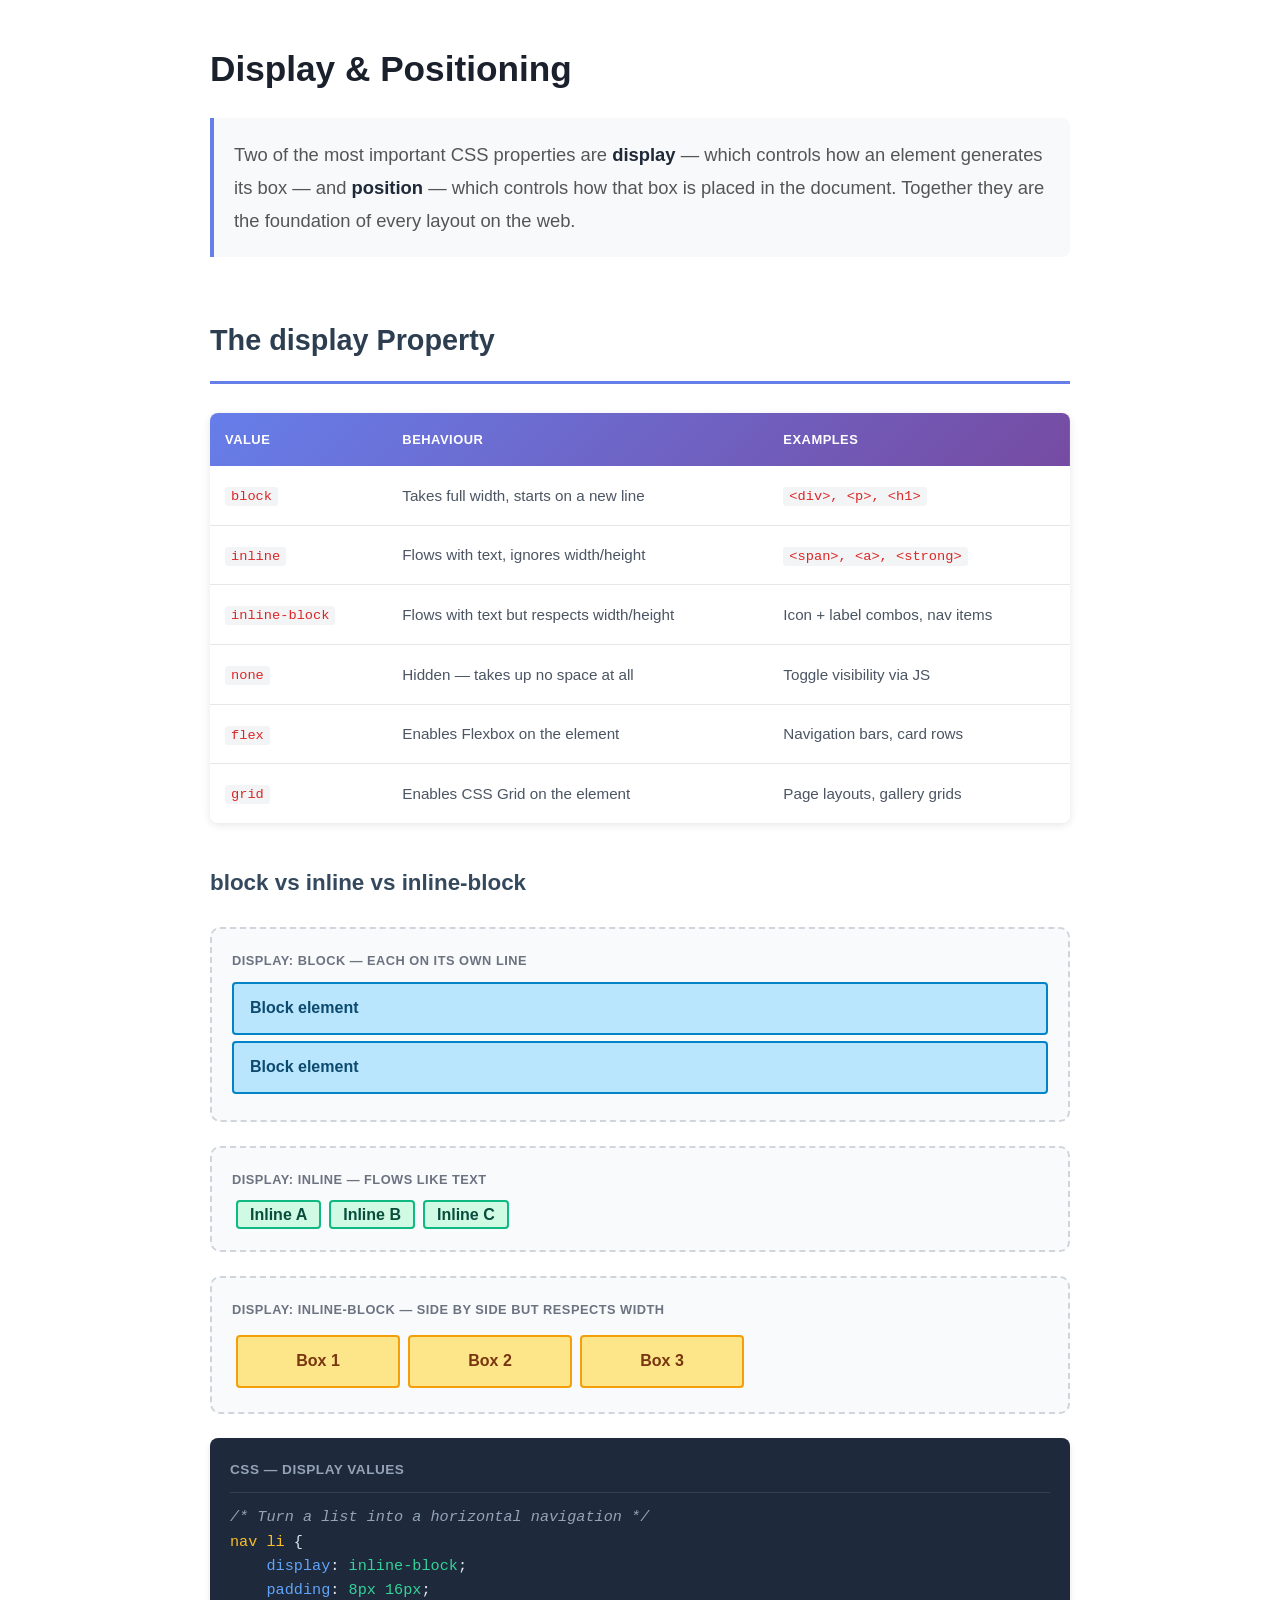
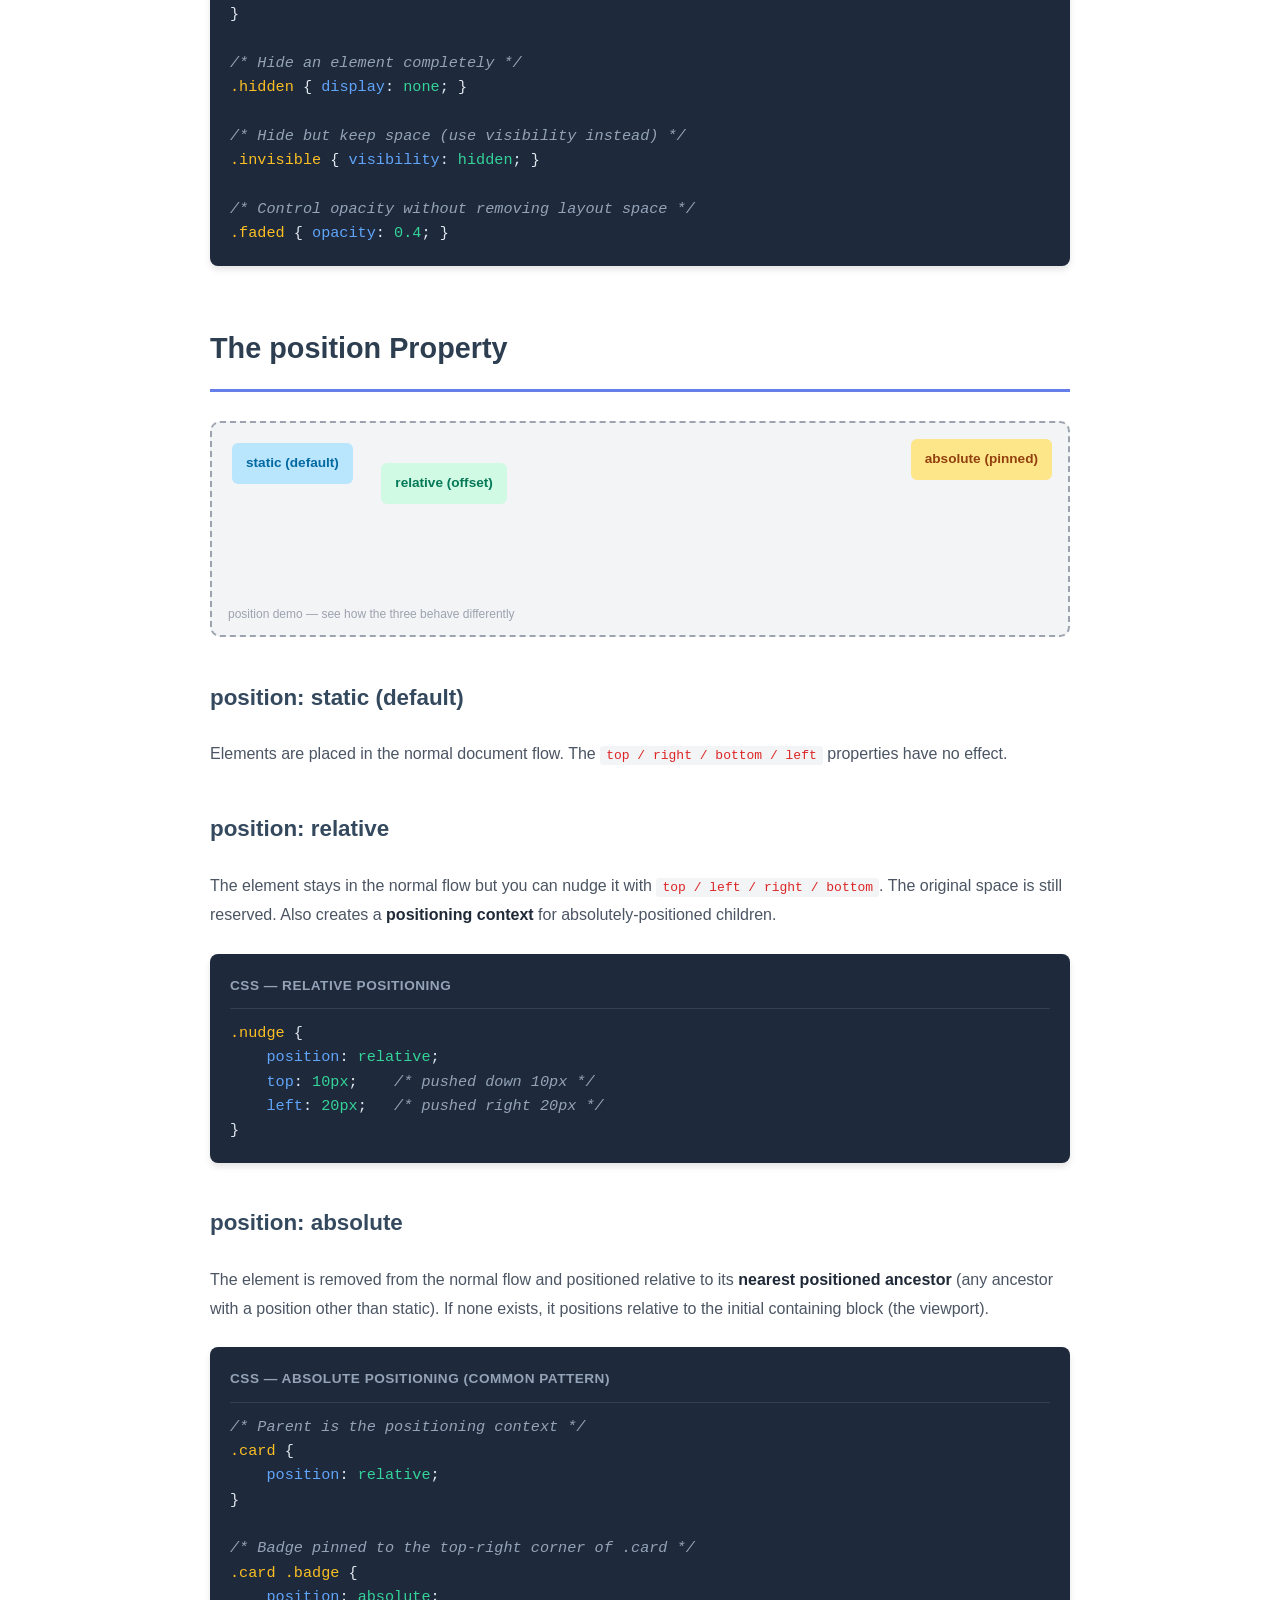
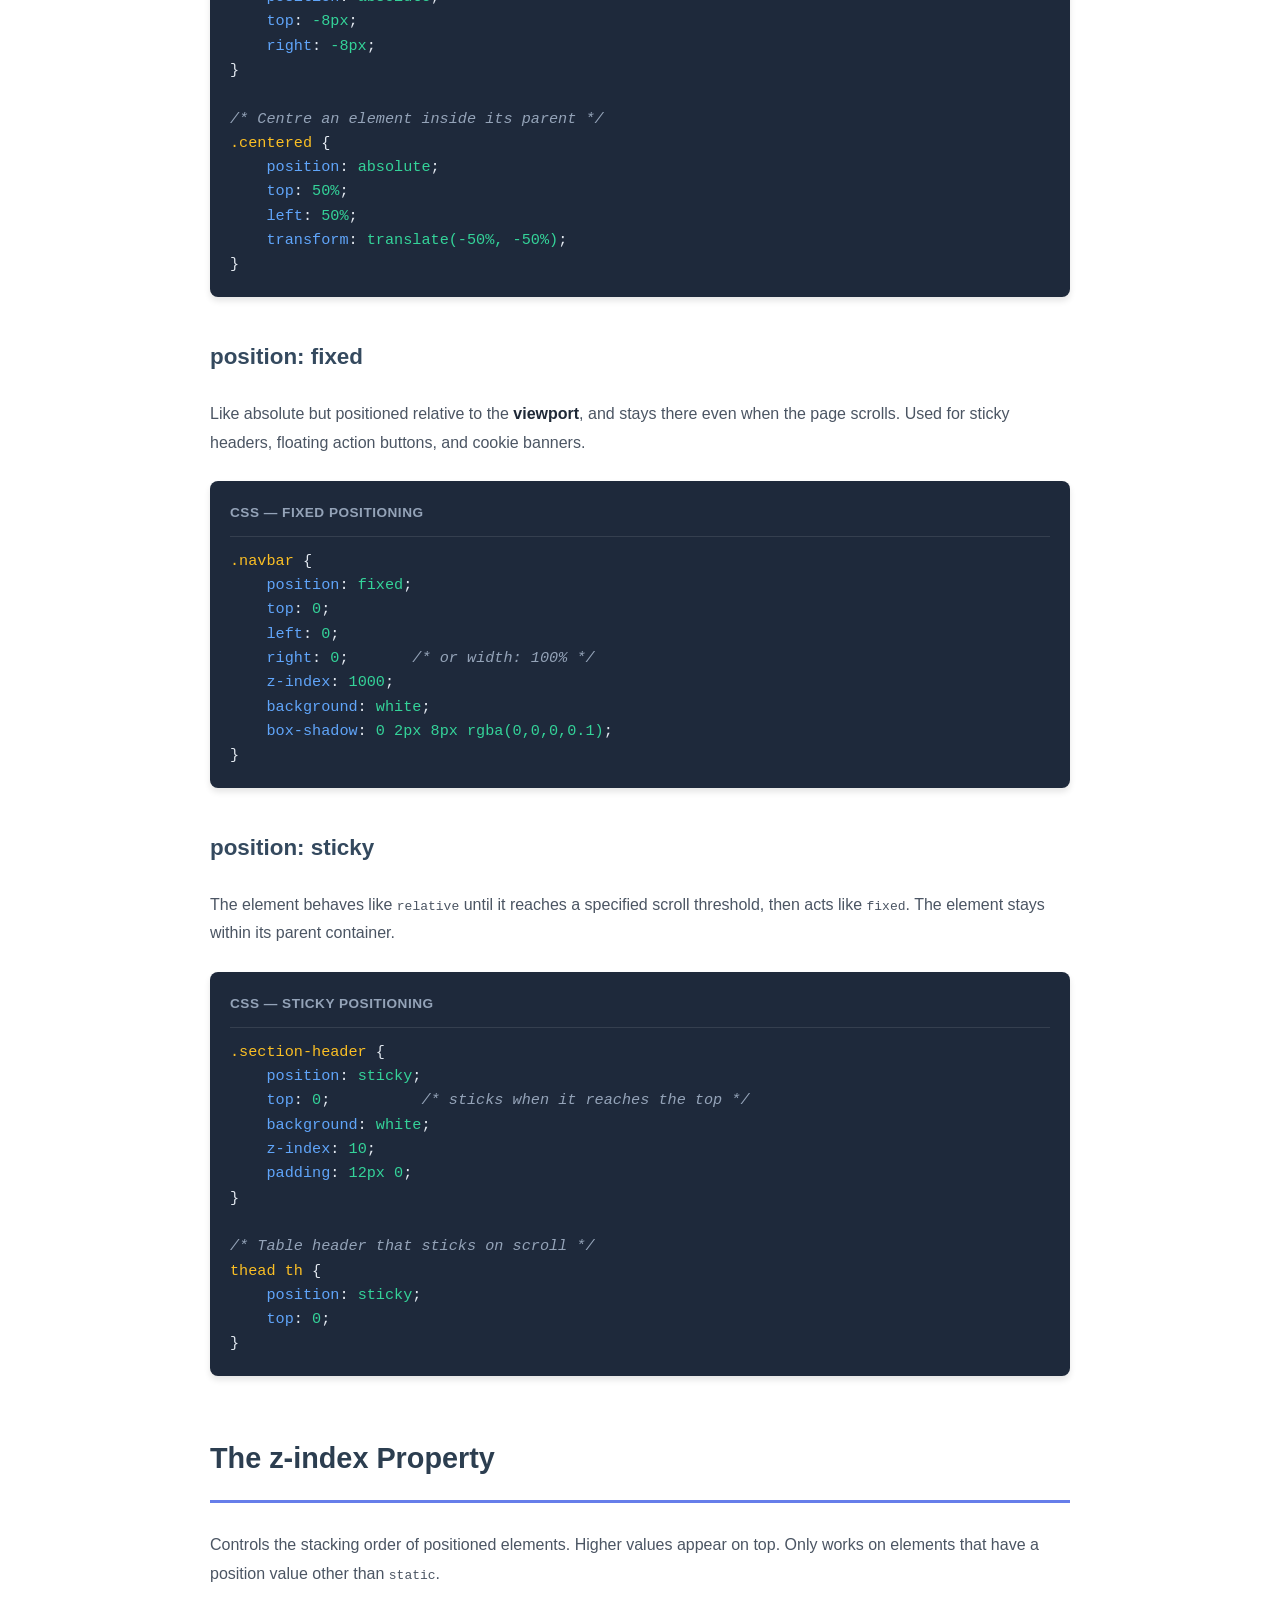
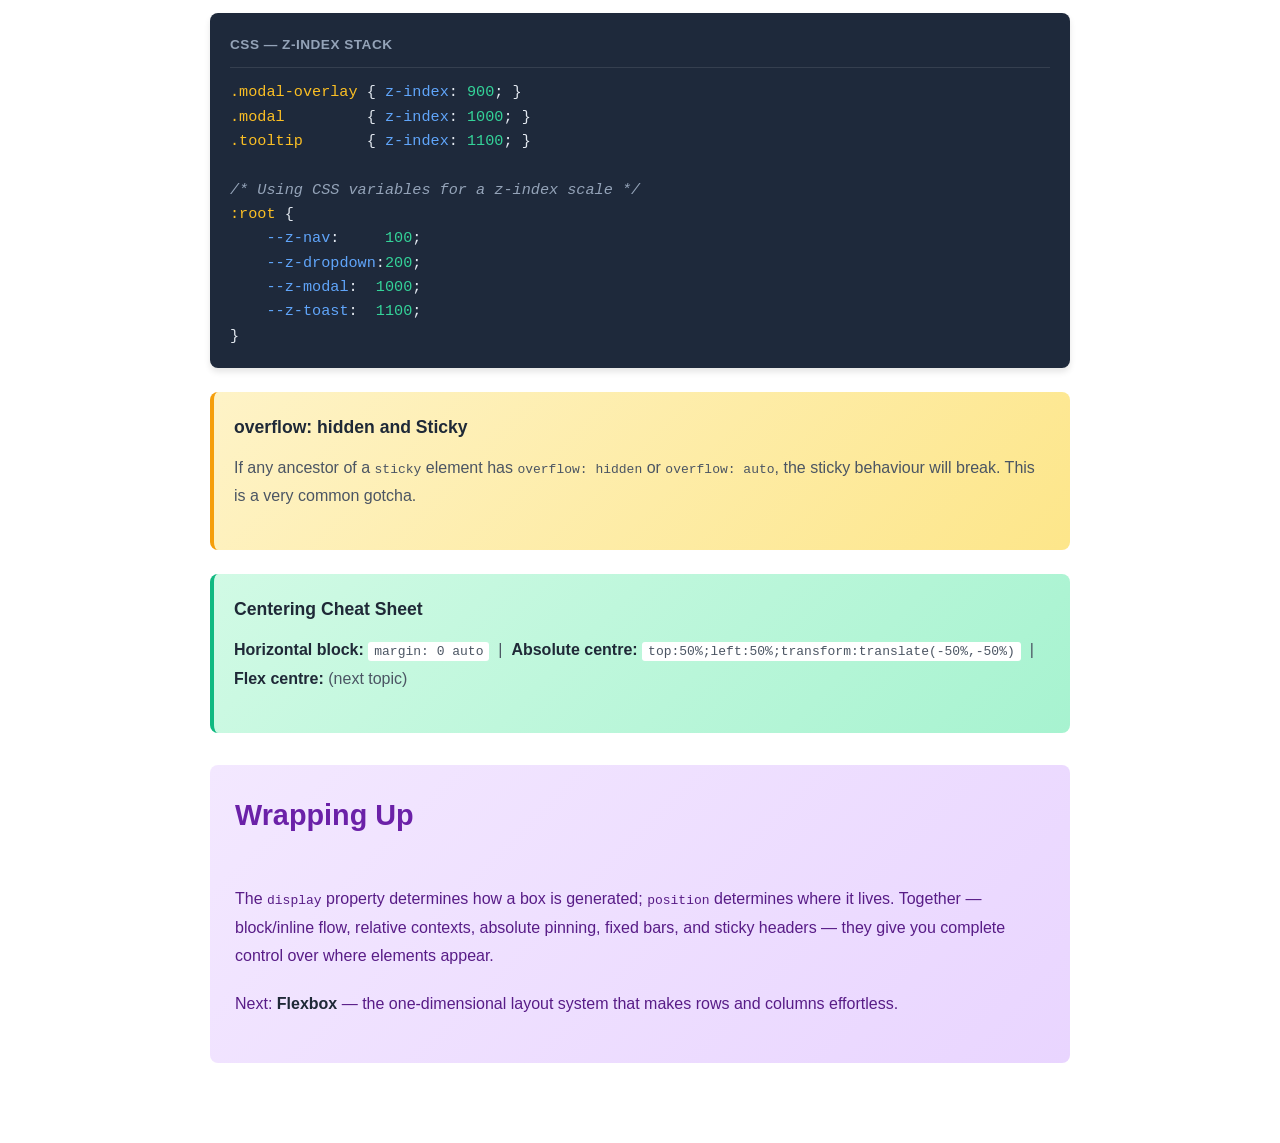
<file: css_learn/topic4-display-position.html>
﻿<!DOCTYPE html>
<html lang="en">
<head>
<meta charset="UTF-8">
<meta name="viewport" content="width=device-width, initial-scale=1.0">
<title>Topic 4: Display &amp; Positioning</title>
<style>
    .post-content { font-family: -apple-system, BlinkMacSystemFont, 'Segoe UI', Roboto, 'Helvetica Neue', Arial, sans-serif; line-height: 1.8; color: #2c3e50; max-width: 860px; margin: 0 auto; padding: 40px 24px; }
    .post-content h1 { color: #1a202c; font-size: 2.2em; font-weight: 800; margin: 0 0 0.4em; line-height: 1.2; }
    .post-content h2 { color: #2c3e50; font-size: 1.8em; font-weight: 700; margin: 2em 0 1em; padding-bottom: 0.5em; border-bottom: 3px solid #667eea; }
    .post-content h3 { color: #34495e; font-size: 1.4em; font-weight: 600; margin: 1.8em 0 1em; }
    .intro-text { font-size: 1.15em; color: #555; background: #f8f9fa; padding: 20px; border-left: 4px solid #667eea; margin: 1.5em 0; border-radius: 0 8px 8px 0; }
    .code-container { background: #1e293b; border-radius: 8px; padding: 20px; margin: 1.5em 0; overflow-x: auto; box-shadow: 0 4px 6px rgba(0,0,0,0.1); }
    .code-header { color: #94a3b8; font-size: 0.85em; font-weight: 600; text-transform: uppercase; margin-bottom: 12px; padding-bottom: 10px; border-bottom: 1px solid rgba(255,255,255,0.1); letter-spacing: 0.5px; }
    .code-container code { font-family: 'Courier New', Courier, monospace; font-size: 0.95em; line-height: 1.6; color: #e2e8f0; display: block; white-space: pre; }
    .selector { color: #fbbf24; }
    .property { color: #60a5fa; }
    .value { color: #34d399; }
    .comment { color: #94a3b8; font-style: italic; }
    .info-box { background: linear-gradient(135deg, #e0f2fe 0%, #bae6fd 100%); border-left: 4px solid #0284c7; border-radius: 8px; padding: 20px; margin: 1.5em 0; }
    .tip-box  { background: linear-gradient(135deg, #d1fae5 0%, #a7f3d0 100%); border-left: 4px solid #10b981; border-radius: 8px; padding: 20px; margin: 1.5em 0; }
    .warning-box { background: linear-gradient(135deg, #fef3c7 0%, #fde68a 100%); border-left: 4px solid #f59e0b; border-radius: 8px; padding: 20px; margin: 1.5em 0; }
    .box-title { font-weight: 700; font-size: 1.1em; margin-bottom: 10px; color: #1f2937; }
    .info-box p, .tip-box p, .warning-box p { margin: 0; color: #374151; }
    .post-content ul, .post-content ol { margin: 1.5em 0; padding-left: 2em; }
    .post-content li { margin-bottom: 0.8em; color: #4b5563; }
    .post-content p { margin-bottom: 1.2em; color: #4b5563; }
    .post-content strong { color: #1f2937; font-weight: 600; }
    .table-responsive { overflow-x: auto; margin: 1.5em 0; border-radius: 8px; box-shadow: 0 2px 8px rgba(0,0,0,0.1); }
    .styled-table { width: 100%; border-collapse: collapse; background: white; font-size: 0.95em; }
    .styled-table thead { background: linear-gradient(135deg, #667eea 0%, #764ba2 100%); color: white; }
    .styled-table th { padding: 15px; text-align: left; font-weight: 600; text-transform: uppercase; font-size: 0.85em; letter-spacing: 0.5px; }
    .styled-table td { padding: 15px; border-bottom: 1px solid #e5e7eb; color: #4b5563; }
    .styled-table tbody tr:hover { background: #f9fafb; }
    .styled-table tbody tr:last-child td { border-bottom: none; }
    .styled-table code { background: #f3f4f6; padding: 2px 6px; border-radius: 3px; font-family: 'Courier New', Courier, monospace; font-size: 0.9em; color: #dc2626; }

    /* Display demos */
    .display-demo { background: #f9fafb; border: 2px dashed #d1d5db; border-radius: 10px; padding: 20px; margin: 1.5em 0; }
    .demo-label { font-size: 0.8em; font-weight: 700; color: #6b7280; text-transform: uppercase; letter-spacing: 0.5px; margin-bottom: 10px; }

    .block-demo div { background: #bae6fd; border: 2px solid #0284c7; padding: 10px 16px; margin-bottom: 6px; border-radius: 4px; color: #0c4a6e; font-weight: 600; }
    .inline-demo span { background: #d1fae5; border: 2px solid #10b981; padding: 4px 12px; margin: 4px; border-radius: 4px; color: #064e3b; font-weight: 600; }
    .inline-block-demo span { background: #fde68a; border: 2px solid #f59e0b; padding: 10px 20px; margin: 4px; display: inline-block; width: 120px; text-align: center; border-radius: 4px; color: #78350f; font-weight: 600; }

    /* Position demo */
    .position-demo {
        position: relative;
        background: #f3f4f6;
        border: 2px dashed #9ca3af;
        border-radius: 10px;
        height: 180px;
        margin: 1.5em 0;
        padding: 16px;
        overflow: hidden;
    }
    .pos-static  { background: #bae6fd; padding: 8px 14px; border-radius: 6px; display: inline-block; margin: 4px; font-size: 0.85em; font-weight: 700; color: #0369a1; }
    .pos-relative { background: #d1fae5; padding: 8px 14px; border-radius: 6px; display: inline-block; position: relative; top: 20px; left: 20px; font-size: 0.85em; font-weight: 700; color: #047857; }
    .pos-absolute { background: #fde68a; padding: 8px 14px; border-radius: 6px; position: absolute; top: 16px; right: 16px; font-size: 0.85em; font-weight: 700; color: #92400e; }
    .pos-label { font-size: 0.75em; color: #9ca3af; position: absolute; bottom: 10px; left: 16px; }

    .conclusion-box { background: linear-gradient(135deg, #f3e8ff 0%, #e9d5ff 100%); border-radius: 8px; padding: 25px; margin: 2em 0; }
    .conclusion-box h2 { margin-top: 0; border: none; color: #6b21a8; }
    .conclusion-box p { color: #581c87; }
    @media (max-width: 768px) {
        .post-content h1 { font-size: 1.7em; }
        .post-content h2 { font-size: 1.4em; }
        .code-container { padding: 15px; font-size: 0.9em; }
    }
    body {
        -webkit-user-select: none;
        -ms-user-select: none;
        user-select: none;
    }
</style>
</head>
<body>
<div class="post-content">

    <h1>Display &amp; Positioning</h1>

    <div class="intro-text">
        Two of the most important CSS properties are <strong>display</strong> — which controls how an element generates its box — and <strong>position</strong> — which controls how that box is placed in the document. Together they are the foundation of every layout on the web.
    </div>

    <h2>The display Property</h2>

    <div class="table-responsive">
        <table class="styled-table">
            <thead>
                <tr><th>Value</th><th>Behaviour</th><th>Examples</th></tr>
            </thead>
            <tbody>
                <tr><td><code>block</code></td><td>Takes full width, starts on a new line</td><td><code>&lt;div&gt;, &lt;p&gt;, &lt;h1&gt;</code></td></tr>
                <tr><td><code>inline</code></td><td>Flows with text, ignores width/height</td><td><code>&lt;span&gt;, &lt;a&gt;, &lt;strong&gt;</code></td></tr>
                <tr><td><code>inline-block</code></td><td>Flows with text but respects width/height</td><td>Icon + label combos, nav items</td></tr>
                <tr><td><code>none</code></td><td>Hidden — takes up no space at all</td><td>Toggle visibility via JS</td></tr>
                <tr><td><code>flex</code></td><td>Enables Flexbox on the element</td><td>Navigation bars, card rows</td></tr>
                <tr><td><code>grid</code></td><td>Enables CSS Grid on the element</td><td>Page layouts, gallery grids</td></tr>
            </tbody>
        </table>
    </div>

    <h3>block vs inline vs inline-block</h3>

    <div class="display-demo">
        <div class="demo-label">display: block — each on its own line</div>
        <div class="block-demo"><div>Block element</div><div>Block element</div></div>
    </div>

    <div class="display-demo">
        <div class="demo-label">display: inline — flows like text</div>
        <div class="inline-demo">
            <span>Inline A</span><span>Inline B</span><span>Inline C</span>
        </div>
    </div>

    <div class="display-demo">
        <div class="demo-label">display: inline-block — side by side but respects width</div>
        <div class="inline-block-demo">
            <span>Box 1</span><span>Box 2</span><span>Box 3</span>
        </div>
    </div>

    <div class="code-container">
        <div class="code-header">CSS — Display Values</div>
        <code><span class="comment">/* Turn a list into a horizontal navigation */</span>
<span class="selector">nav li</span> {
    <span class="property">display</span>: <span class="value">inline-block</span>;
    <span class="property">padding</span>: <span class="value">8px 16px</span>;
}

<span class="comment">/* Hide an element completely */</span>
<span class="selector">.hidden</span> { <span class="property">display</span>: <span class="value">none</span>; }

<span class="comment">/* Hide but keep space (use visibility instead) */</span>
<span class="selector">.invisible</span> { <span class="property">visibility</span>: <span class="value">hidden</span>; }

<span class="comment">/* Control opacity without removing layout space */</span>
<span class="selector">.faded</span> { <span class="property">opacity</span>: <span class="value">0.4</span>; }</code>
    </div>

    <h2>The position Property</h2>

    <div class="position-demo">
        <span class="pos-static">static (default)</span>
        <span class="pos-relative">relative (offset)</span>
        <span class="pos-absolute">absolute (pinned)</span>
        <span class="pos-label">position demo — see how the three behave differently</span>
    </div>

    <h3>position: static (default)</h3>
    <p>Elements are placed in the normal document flow. The <code style="background:#f3f4f6;padding:2px 6px;border-radius:3px;color:#dc2626;">top / right / bottom / left</code> properties have no effect.</p>

    <h3>position: relative</h3>
    <p>The element stays in the normal flow but you can nudge it with <code style="background:#f3f4f6;padding:2px 6px;border-radius:3px;color:#dc2626;">top / left / right / bottom</code>. The original space is still reserved. Also creates a <strong>positioning context</strong> for absolutely-positioned children.</p>

    <div class="code-container">
        <div class="code-header">CSS — Relative Positioning</div>
        <code><span class="selector">.nudge</span> {
    <span class="property">position</span>: <span class="value">relative</span>;
    <span class="property">top</span>: <span class="value">10px</span>;    <span class="comment">/* pushed down 10px */</span>
    <span class="property">left</span>: <span class="value">20px</span>;   <span class="comment">/* pushed right 20px */</span>
}</code>
    </div>

    <h3>position: absolute</h3>
    <p>The element is removed from the normal flow and positioned relative to its <strong>nearest positioned ancestor</strong> (any ancestor with a position other than static). If none exists, it positions relative to the initial containing block (the viewport).</p>

    <div class="code-container">
        <div class="code-header">CSS — Absolute Positioning (common pattern)</div>
        <code><span class="comment">/* Parent is the positioning context */</span>
<span class="selector">.card</span> {
    <span class="property">position</span>: <span class="value">relative</span>;
}

<span class="comment">/* Badge pinned to the top-right corner of .card */</span>
<span class="selector">.card .badge</span> {
    <span class="property">position</span>: <span class="value">absolute</span>;
    <span class="property">top</span>: <span class="value">-8px</span>;
    <span class="property">right</span>: <span class="value">-8px</span>;
}

<span class="comment">/* Centre an element inside its parent */</span>
<span class="selector">.centered</span> {
    <span class="property">position</span>: <span class="value">absolute</span>;
    <span class="property">top</span>: <span class="value">50%</span>;
    <span class="property">left</span>: <span class="value">50%</span>;
    <span class="property">transform</span>: <span class="value">translate(-50%, -50%)</span>;
}</code>
    </div>

    <h3>position: fixed</h3>
    <p>Like absolute but positioned relative to the <strong>viewport</strong>, and stays there even when the page scrolls. Used for sticky headers, floating action buttons, and cookie banners.</p>

    <div class="code-container">
        <div class="code-header">CSS — Fixed Positioning</div>
        <code><span class="selector">.navbar</span> {
    <span class="property">position</span>: <span class="value">fixed</span>;
    <span class="property">top</span>: <span class="value">0</span>;
    <span class="property">left</span>: <span class="value">0</span>;
    <span class="property">right</span>: <span class="value">0</span>;       <span class="comment">/* or width: 100% */</span>
    <span class="property">z-index</span>: <span class="value">1000</span>;
    <span class="property">background</span>: <span class="value">white</span>;
    <span class="property">box-shadow</span>: <span class="value">0 2px 8px rgba(0,0,0,0.1)</span>;
}</code>
    </div>

    <h3>position: sticky</h3>
    <p>The element behaves like <code>relative</code> until it reaches a specified scroll threshold, then acts like <code>fixed</code>. The element stays within its parent container.</p>

    <div class="code-container">
        <div class="code-header">CSS — Sticky Positioning</div>
        <code><span class="selector">.section-header</span> {
    <span class="property">position</span>: <span class="value">sticky</span>;
    <span class="property">top</span>: <span class="value">0</span>;          <span class="comment">/* sticks when it reaches the top */</span>
    <span class="property">background</span>: <span class="value">white</span>;
    <span class="property">z-index</span>: <span class="value">10</span>;
    <span class="property">padding</span>: <span class="value">12px 0</span>;
}

<span class="comment">/* Table header that sticks on scroll */</span>
<span class="selector">thead th</span> {
    <span class="property">position</span>: <span class="value">sticky</span>;
    <span class="property">top</span>: <span class="value">0</span>;
}</code>
    </div>

    <h2>The z-index Property</h2>
    <p>Controls the stacking order of positioned elements. Higher values appear on top. Only works on elements that have a position value other than <code>static</code>.</p>

    <div class="code-container">
        <div class="code-header">CSS — z-index Stack</div>
        <code><span class="selector">.modal-overlay</span> { <span class="property">z-index</span>: <span class="value">900</span>; }
<span class="selector">.modal</span>         { <span class="property">z-index</span>: <span class="value">1000</span>; }
<span class="selector">.tooltip</span>       { <span class="property">z-index</span>: <span class="value">1100</span>; }

<span class="comment">/* Using CSS variables for a z-index scale */</span>
<span class="selector">:root</span> {
    <span class="property">--z-nav</span>:     <span class="value">100</span>;
    <span class="property">--z-dropdown</span>:<span class="value">200</span>;
    <span class="property">--z-modal</span>:  <span class="value">1000</span>;
    <span class="property">--z-toast</span>:  <span class="value">1100</span>;
}</code>
    </div>

    <div class="warning-box">
        <div class="box-title">overflow: hidden and Sticky</div>
        <p>If any ancestor of a <code>sticky</code> element has <code>overflow: hidden</code> or <code>overflow: auto</code>, the sticky behaviour will break. This is a very common gotcha.</p>
    </div>

    <div class="tip-box">
        <div class="box-title">Centering Cheat Sheet</div>
        <p>
            <strong>Horizontal block:</strong> <code style="background:#fff;padding:2px 6px;border-radius:3px;">margin: 0 auto</code> &nbsp;|&nbsp;
            <strong>Absolute centre:</strong> <code style="background:#fff;padding:2px 6px;border-radius:3px;">top:50%;left:50%;transform:translate(-50%,-50%)</code> &nbsp;|&nbsp;
            <strong>Flex centre:</strong> (next topic)
        </p>
    </div>

    <div class="conclusion-box">
        <h2>Wrapping Up</h2>
        <p>The <code>display</code> property determines how a box is generated; <code>position</code> determines where it lives. Together — block/inline flow, relative contexts, absolute pinning, fixed bars, and sticky headers — they give you complete control over where elements appear.</p>
        <p>Next: <strong>Flexbox</strong> — the one-dimensional layout system that makes rows and columns effortless.</p>
    </div>


</div>
<script>
    document.addEventListener('copy', function(e) { e.preventDefault(); });
    document.addEventListener('contextmenu', function(e) { e.preventDefault(); });
    document.addEventListener('selectstart', function(e) { e.preventDefault(); });
</script>
</body>
</html>
</file>
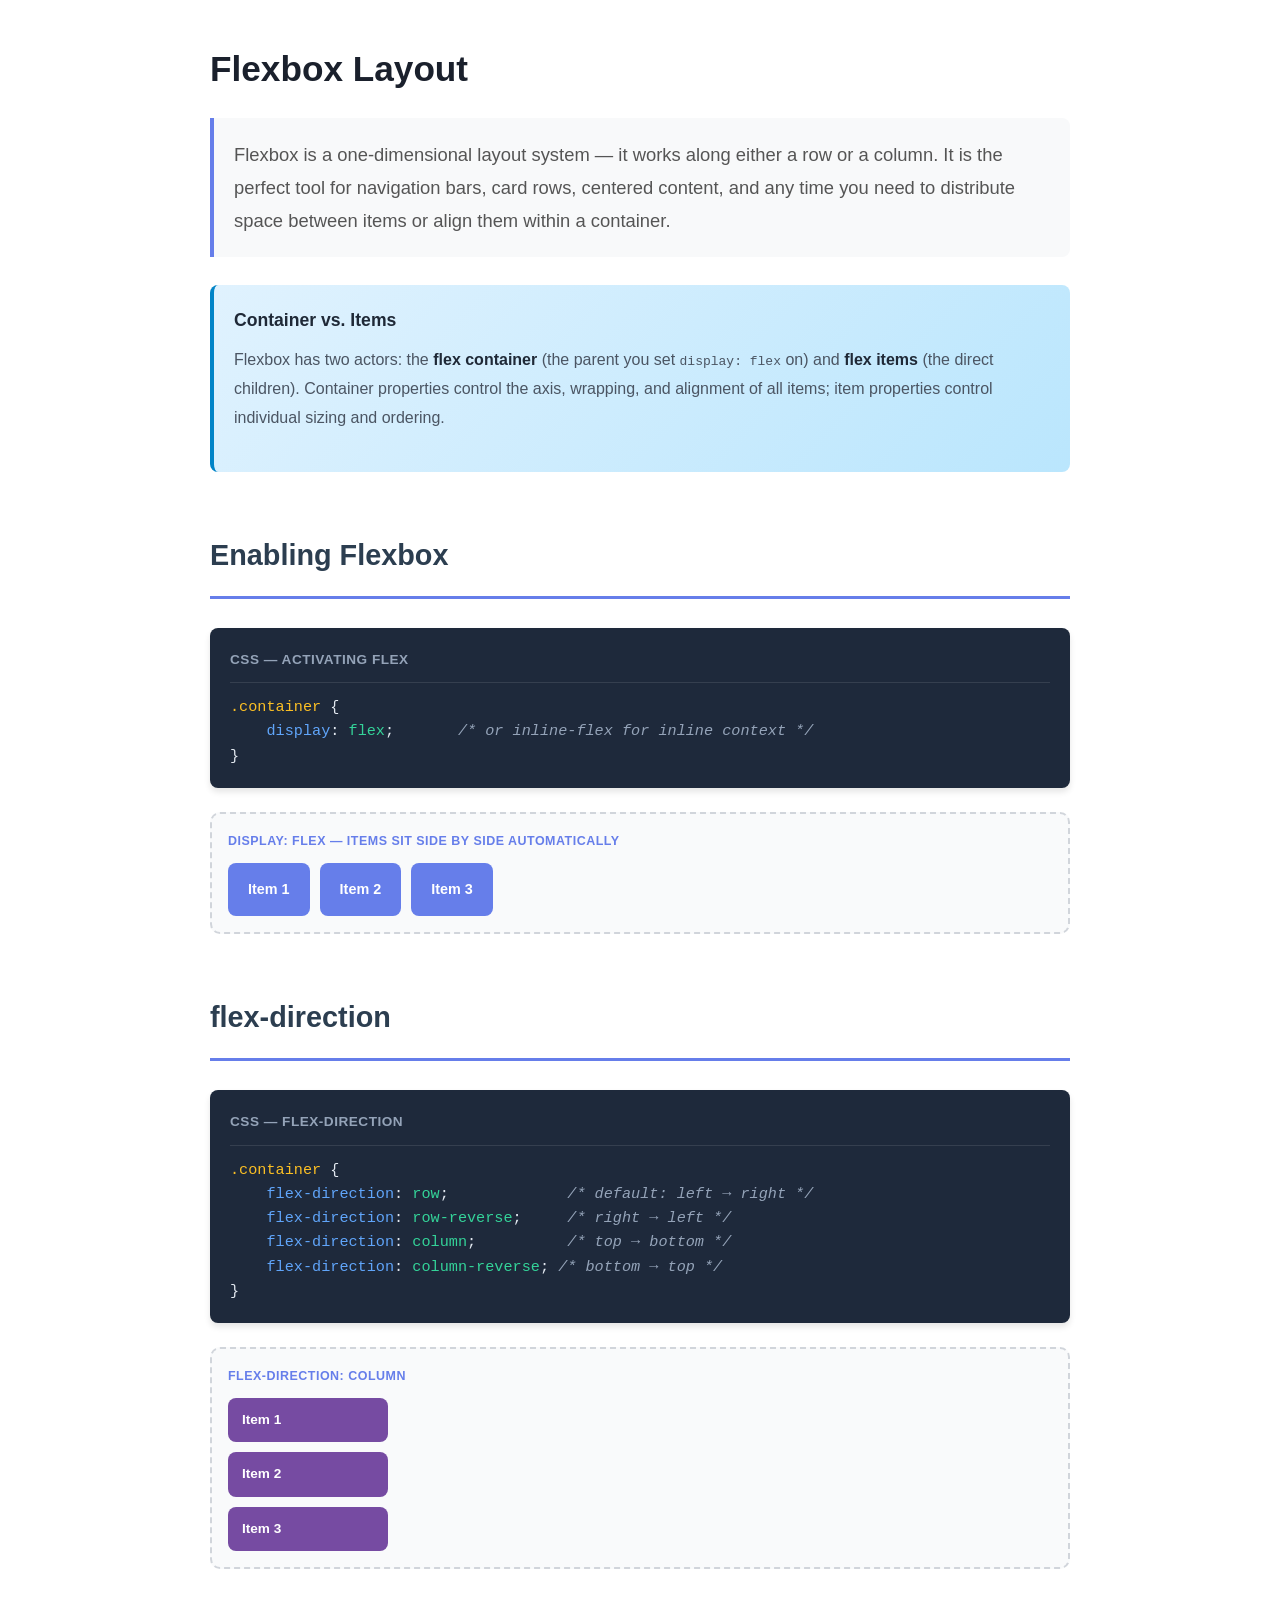
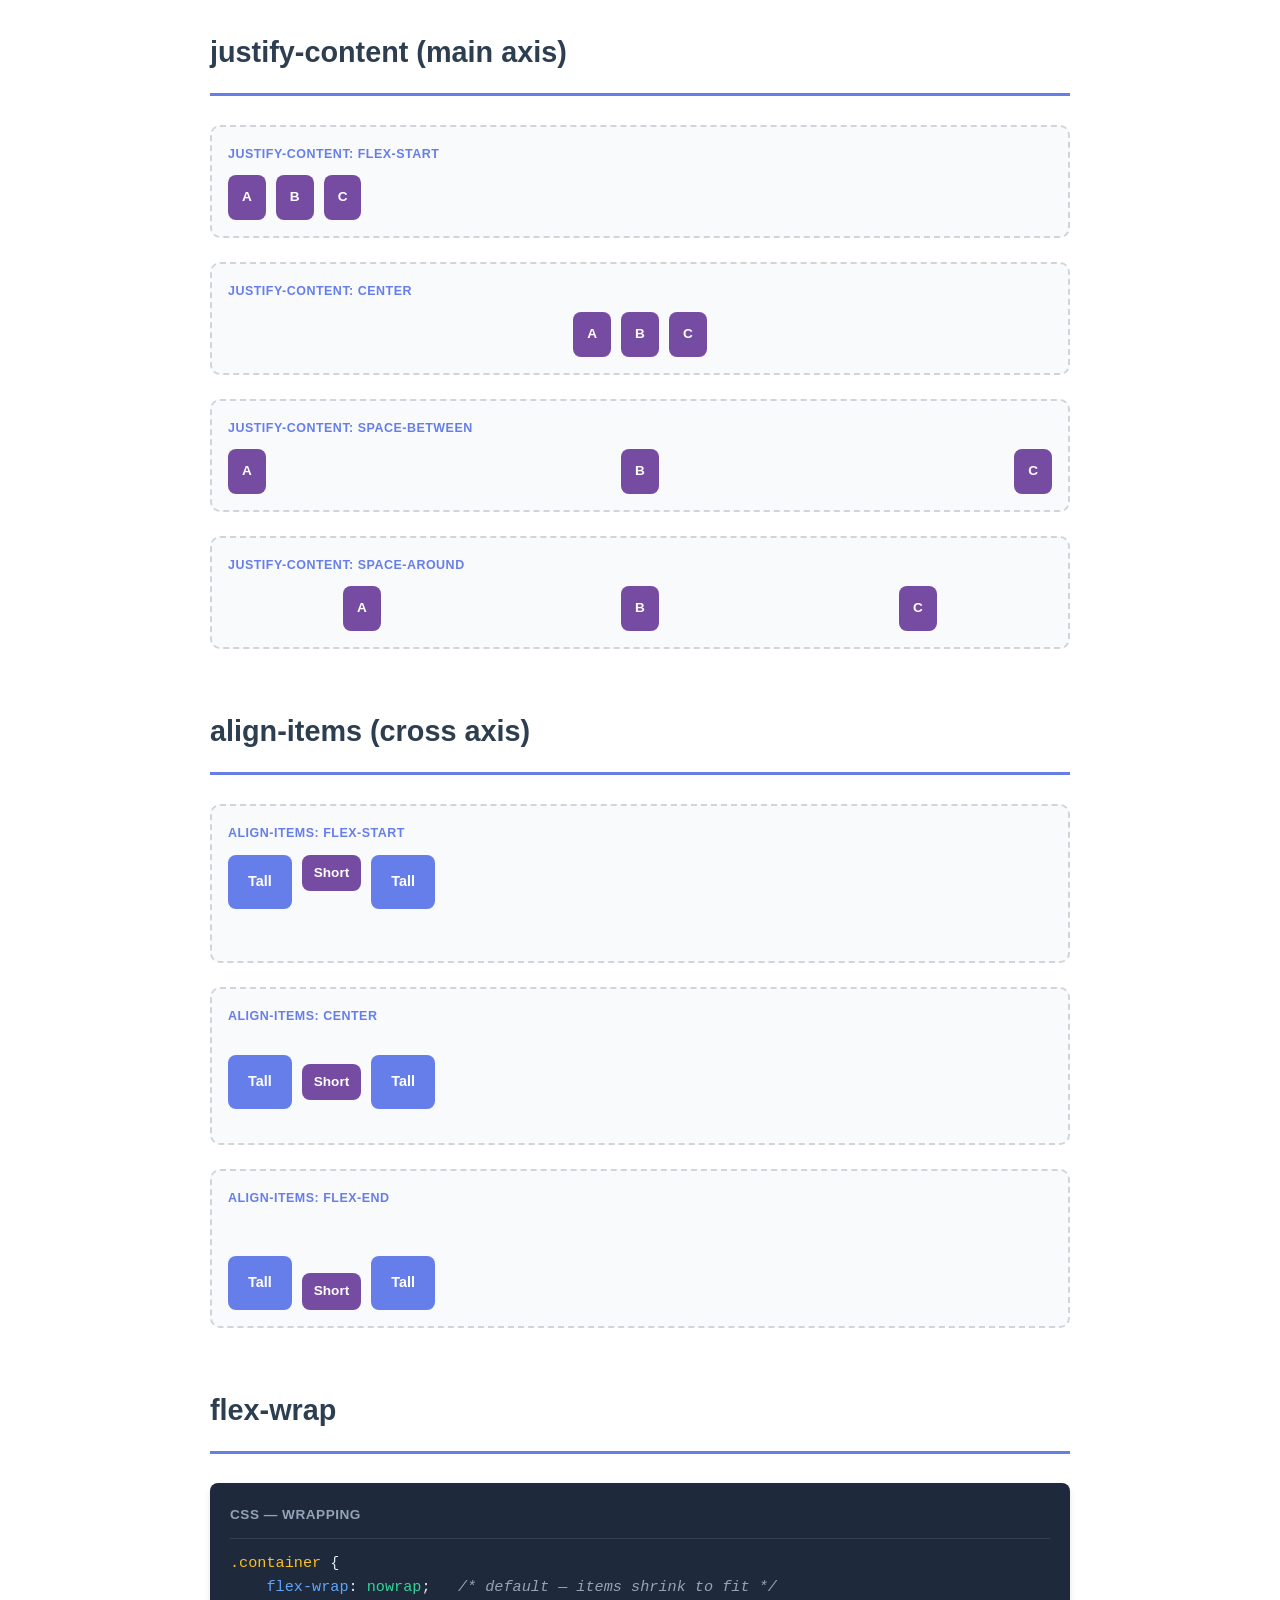
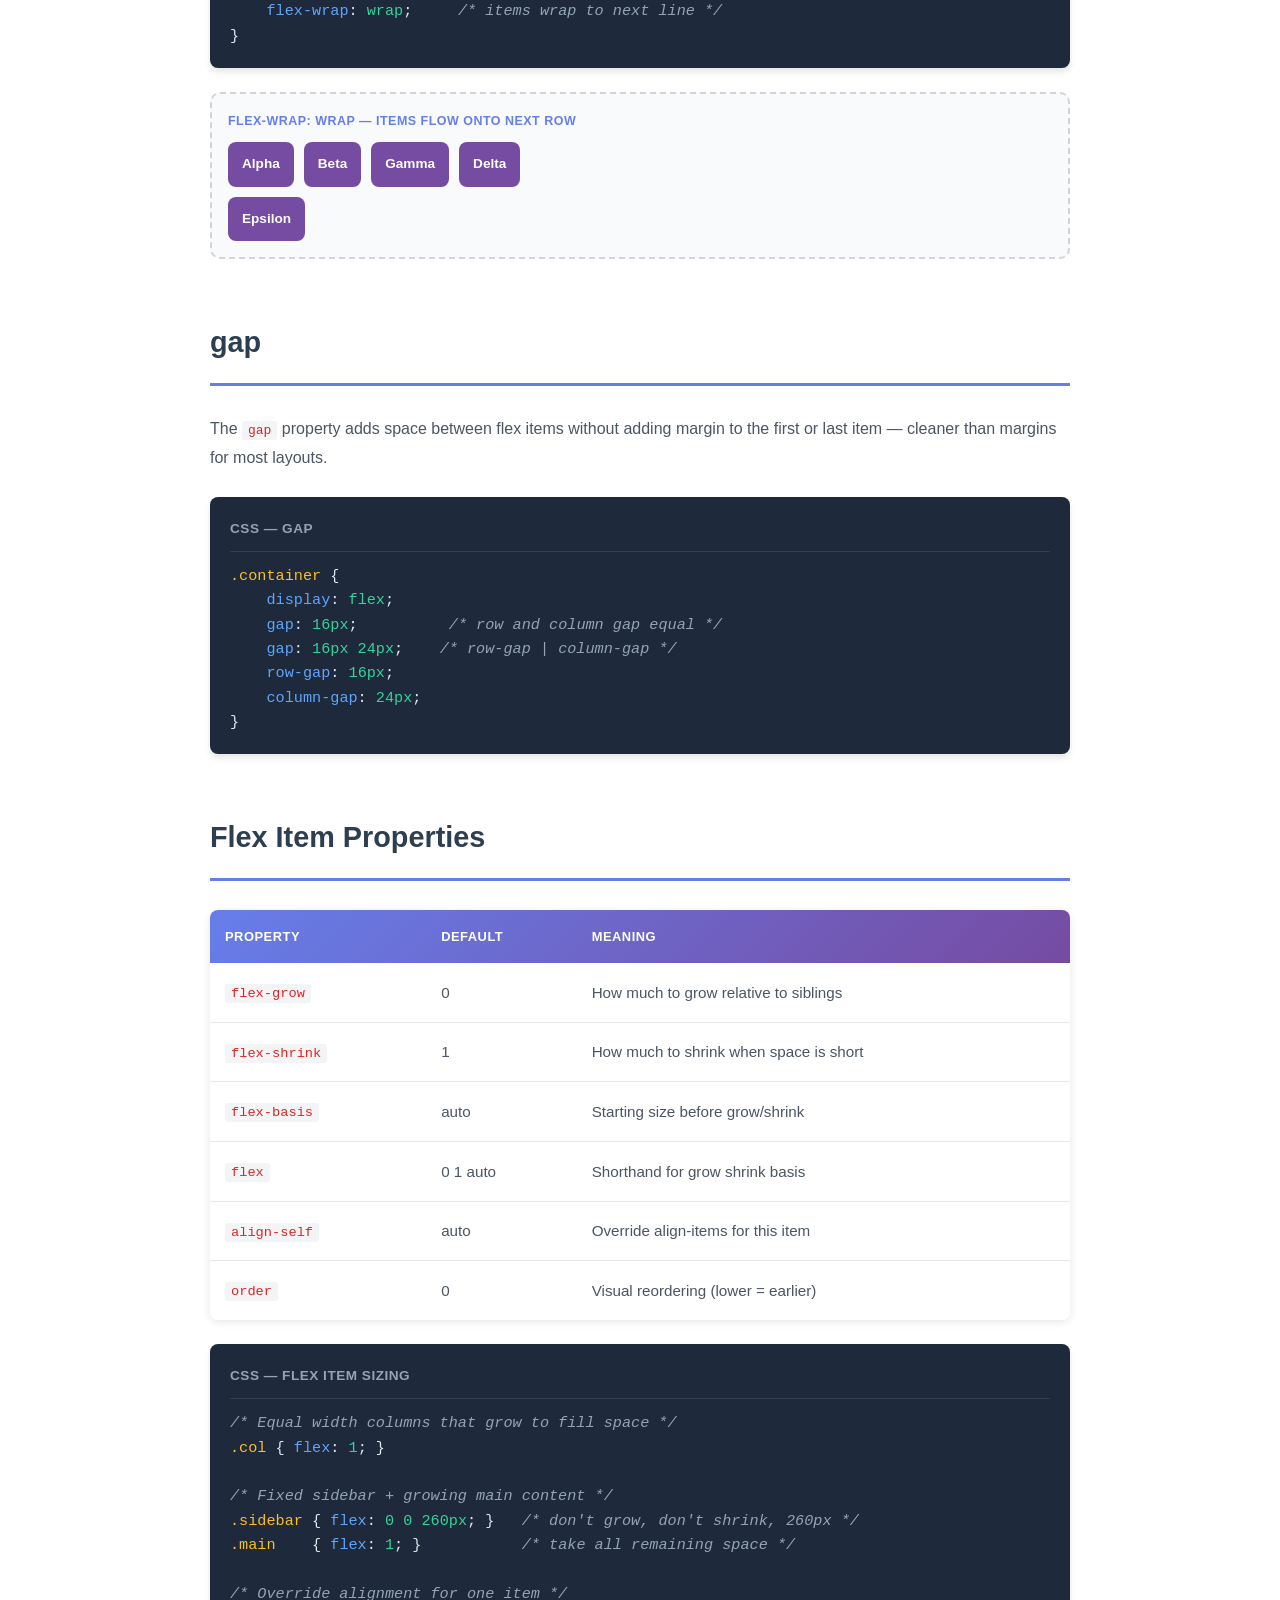
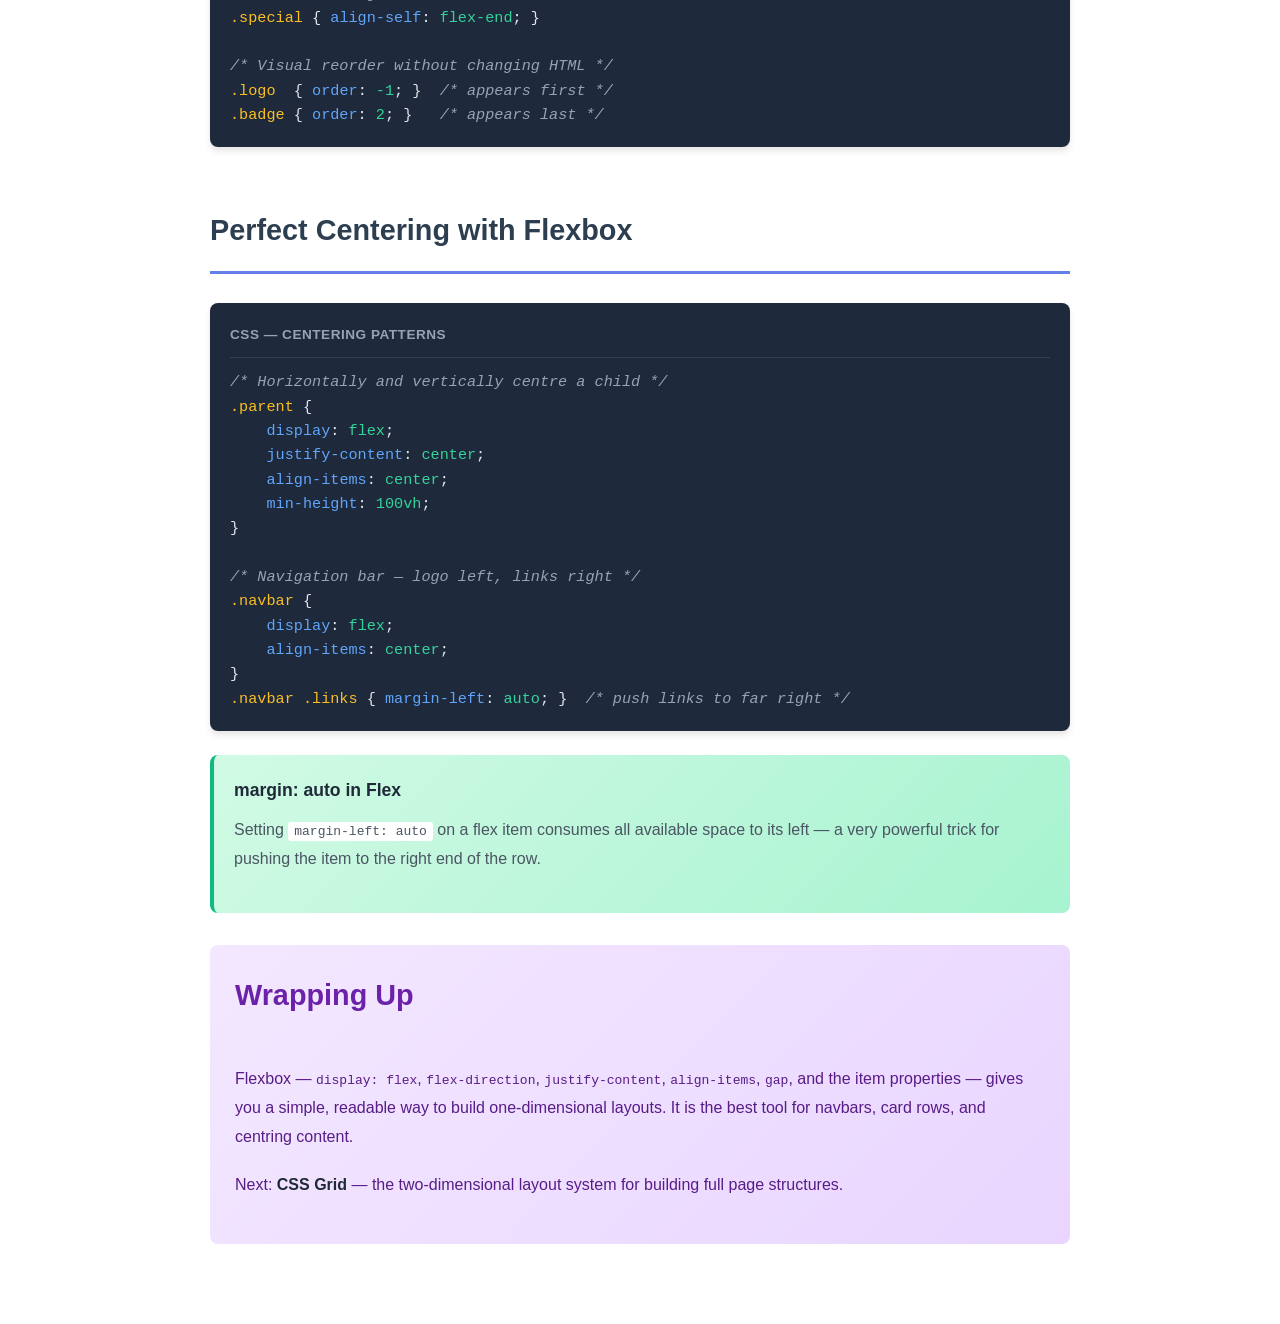
<file: css_learn/topic5-flexbox.html>
﻿<!DOCTYPE html>
<html lang="en">
<head>
<meta charset="UTF-8">
<meta name="viewport" content="width=device-width, initial-scale=1.0">
<title>Topic 5: Flexbox Layout</title>
<style>
    .post-content { font-family: -apple-system, BlinkMacSystemFont, 'Segoe UI', Roboto, 'Helvetica Neue', Arial, sans-serif; line-height: 1.8; color: #2c3e50; max-width: 860px; margin: 0 auto; padding: 40px 24px; }
    .post-content h1 { color: #1a202c; font-size: 2.2em; font-weight: 800; margin: 0 0 0.4em; line-height: 1.2; }
    .post-content h2 { color: #2c3e50; font-size: 1.8em; font-weight: 700; margin: 2em 0 1em; padding-bottom: 0.5em; border-bottom: 3px solid #667eea; }
    .post-content h3 { color: #34495e; font-size: 1.4em; font-weight: 600; margin: 1.8em 0 1em; }
    .intro-text { font-size: 1.15em; color: #555; background: #f8f9fa; padding: 20px; border-left: 4px solid #667eea; margin: 1.5em 0; border-radius: 0 8px 8px 0; }
    .code-container { background: #1e293b; border-radius: 8px; padding: 20px; margin: 1.5em 0; overflow-x: auto; box-shadow: 0 4px 6px rgba(0,0,0,0.1); }
    .code-header { color: #94a3b8; font-size: 0.85em; font-weight: 600; text-transform: uppercase; margin-bottom: 12px; padding-bottom: 10px; border-bottom: 1px solid rgba(255,255,255,0.1); letter-spacing: 0.5px; }
    .code-container code { font-family: 'Courier New', Courier, monospace; font-size: 0.95em; line-height: 1.6; color: #e2e8f0; display: block; white-space: pre; }
    .selector { color: #fbbf24; }
    .property { color: #60a5fa; }
    .value { color: #34d399; }
    .comment { color: #94a3b8; font-style: italic; }
    .info-box { background: linear-gradient(135deg, #e0f2fe 0%, #bae6fd 100%); border-left: 4px solid #0284c7; border-radius: 8px; padding: 20px; margin: 1.5em 0; }
    .tip-box  { background: linear-gradient(135deg, #d1fae5 0%, #a7f3d0 100%); border-left: 4px solid #10b981; border-radius: 8px; padding: 20px; margin: 1.5em 0; }
    .warning-box { background: linear-gradient(135deg, #fef3c7 0%, #fde68a 100%); border-left: 4px solid #f59e0b; border-radius: 8px; padding: 20px; margin: 1.5em 0; }
    .box-title { font-weight: 700; font-size: 1.1em; margin-bottom: 10px; color: #1f2937; }
    .info-box p, .tip-box p, .warning-box p { margin: 0; color: #374151; }
    .post-content ul, .post-content ol { margin: 1.5em 0; padding-left: 2em; }
    .post-content li { margin-bottom: 0.8em; color: #4b5563; }
    .post-content p { margin-bottom: 1.2em; color: #4b5563; }
    .post-content strong { color: #1f2937; font-weight: 600; }
    .table-responsive { overflow-x: auto; margin: 1.5em 0; border-radius: 8px; box-shadow: 0 2px 8px rgba(0,0,0,0.1); }
    .styled-table { width: 100%; border-collapse: collapse; background: white; font-size: 0.95em; }
    .styled-table thead { background: linear-gradient(135deg, #667eea 0%, #764ba2 100%); color: white; }
    .styled-table th { padding: 15px; text-align: left; font-weight: 600; text-transform: uppercase; font-size: 0.85em; letter-spacing: 0.5px; }
    .styled-table td { padding: 15px; border-bottom: 1px solid #e5e7eb; color: #4b5563; }
    .styled-table tbody tr:hover { background: #f9fafb; }
    .styled-table tbody tr:last-child td { border-bottom: none; }
    .styled-table code { background: #f3f4f6; padding: 2px 6px; border-radius: 3px; font-family: 'Courier New', Courier, monospace; font-size: 0.9em; color: #dc2626; }

    /* Live Flex Demos */
    .flex-demo { border: 2px dashed #d1d5db; border-radius: 10px; padding: 16px; margin: 1.5em 0; background: #f9fafb; }
    .demo-label { font-size: 0.78em; font-weight: 700; color: #667eea; text-transform: uppercase; letter-spacing: 0.5px; margin-bottom: 10px; }
    .flex-box { display: flex; gap: 10px; }
    .flex-item { background: #667eea; color: white; padding: 14px 20px; border-radius: 8px; font-weight: 700; font-size: 0.9em; }
    .flex-item-sm { background: #764ba2; color: white; padding: 10px 14px; border-radius: 8px; font-weight: 700; font-size: 0.85em; }

    .flex-row    { flex-direction: row; }
    .flex-col    { flex-direction: column; }
    .flex-wrap   { flex-wrap: wrap; }
    .jc-start    { justify-content: flex-start; }
    .jc-center   { justify-content: center; }
    .jc-end      { justify-content: flex-end; }
    .jc-between  { justify-content: space-between; }
    .jc-around   { justify-content: space-around; }
    .ai-start    { align-items: flex-start; min-height: 90px; }
    .ai-center   { align-items: center; min-height: 90px; }
    .ai-end      { align-items: flex-end; min-height: 90px; }
    .ai-stretch  { align-items: stretch; min-height: 90px; }

    .conclusion-box { background: linear-gradient(135deg, #f3e8ff 0%, #e9d5ff 100%); border-radius: 8px; padding: 25px; margin: 2em 0; }
    .conclusion-box h2 { margin-top: 0; border: none; color: #6b21a8; }
    .conclusion-box p { color: #581c87; }

    @media (max-width: 768px) {
        .post-content h1 { font-size: 1.7em; }
        .post-content h2 { font-size: 1.4em; }
        .code-container { padding: 15px; font-size: 0.9em; }
    }
    body {
        -webkit-user-select: none;
        -ms-user-select: none;
        user-select: none;
    }
</style>
</head>
<body>
<div class="post-content">

    <h1>Flexbox Layout</h1>

    <div class="intro-text">
        Flexbox is a one-dimensional layout system — it works along either a row or a column. It is the perfect tool for navigation bars, card rows, centered content, and any time you need to distribute space between items or align them within a container.
    </div>

    <div class="info-box">
        <div class="box-title">Container vs. Items</div>
        <p>Flexbox has two actors: the <strong>flex container</strong> (the parent you set <code>display: flex</code> on) and <strong>flex items</strong> (the direct children). Container properties control the axis, wrapping, and alignment of all items; item properties control individual sizing and ordering.</p>
    </div>

    <h2>Enabling Flexbox</h2>

    <div class="code-container">
        <div class="code-header">CSS — Activating Flex</div>
        <code><span class="selector">.container</span> {
    <span class="property">display</span>: <span class="value">flex</span>;       <span class="comment">/* or inline-flex for inline context */</span>
}</code>
    </div>

    <div class="flex-demo">
        <div class="demo-label">display: flex — items sit side by side automatically</div>
        <div class="flex-box flex-row">
            <div class="flex-item">Item 1</div>
            <div class="flex-item">Item 2</div>
            <div class="flex-item">Item 3</div>
        </div>
    </div>

    <h2>flex-direction</h2>

    <div class="code-container">
        <div class="code-header">CSS — flex-direction</div>
        <code><span class="selector">.container</span> {
    <span class="property">flex-direction</span>: <span class="value">row</span>;             <span class="comment">/* default: left → right */</span>
    <span class="property">flex-direction</span>: <span class="value">row-reverse</span>;     <span class="comment">/* right → left */</span>
    <span class="property">flex-direction</span>: <span class="value">column</span>;          <span class="comment">/* top → bottom */</span>
    <span class="property">flex-direction</span>: <span class="value">column-reverse</span>; <span class="comment">/* bottom → top */</span>
}</code>
    </div>

    <div class="flex-demo">
        <div class="demo-label">flex-direction: column</div>
        <div class="flex-box flex-col" style="width:160px;">
            <div class="flex-item-sm">Item 1</div>
            <div class="flex-item-sm">Item 2</div>
            <div class="flex-item-sm">Item 3</div>
        </div>
    </div>

    <h2>justify-content (main axis)</h2>

    <div class="flex-demo">
        <div class="demo-label">justify-content: flex-start</div>
        <div class="flex-box jc-start"><div class="flex-item-sm">A</div><div class="flex-item-sm">B</div><div class="flex-item-sm">C</div></div>
    </div>
    <div class="flex-demo">
        <div class="demo-label">justify-content: center</div>
        <div class="flex-box jc-center"><div class="flex-item-sm">A</div><div class="flex-item-sm">B</div><div class="flex-item-sm">C</div></div>
    </div>
    <div class="flex-demo">
        <div class="demo-label">justify-content: space-between</div>
        <div class="flex-box jc-between"><div class="flex-item-sm">A</div><div class="flex-item-sm">B</div><div class="flex-item-sm">C</div></div>
    </div>
    <div class="flex-demo">
        <div class="demo-label">justify-content: space-around</div>
        <div class="flex-box jc-around"><div class="flex-item-sm">A</div><div class="flex-item-sm">B</div><div class="flex-item-sm">C</div></div>
    </div>

    <h2>align-items (cross axis)</h2>

    <div class="flex-demo">
        <div class="demo-label">align-items: flex-start</div>
        <div class="flex-box ai-start"><div class="flex-item">Tall</div><div class="flex-item-sm" style="padding:6px 12px;">Short</div><div class="flex-item">Tall</div></div>
    </div>
    <div class="flex-demo">
        <div class="demo-label">align-items: center</div>
        <div class="flex-box ai-center"><div class="flex-item">Tall</div><div class="flex-item-sm" style="padding:6px 12px;">Short</div><div class="flex-item">Tall</div></div>
    </div>
    <div class="flex-demo">
        <div class="demo-label">align-items: flex-end</div>
        <div class="flex-box ai-end"><div class="flex-item">Tall</div><div class="flex-item-sm" style="padding:6px 12px;">Short</div><div class="flex-item">Tall</div></div>
    </div>

    <h2>flex-wrap</h2>

    <div class="code-container">
        <div class="code-header">CSS — Wrapping</div>
        <code><span class="selector">.container</span> {
    <span class="property">flex-wrap</span>: <span class="value">nowrap</span>;   <span class="comment">/* default — items shrink to fit */</span>
    <span class="property">flex-wrap</span>: <span class="value">wrap</span>;     <span class="comment">/* items wrap to next line */</span>
}</code>
    </div>

    <div class="flex-demo">
        <div class="demo-label">flex-wrap: wrap — items flow onto next row</div>
        <div class="flex-box flex-wrap" style="max-width:320px;">
            <div class="flex-item-sm">Alpha</div>
            <div class="flex-item-sm">Beta</div>
            <div class="flex-item-sm">Gamma</div>
            <div class="flex-item-sm">Delta</div>
            <div class="flex-item-sm">Epsilon</div>
        </div>
    </div>

    <h2>gap</h2>
    <p>The <code style="background:#f3f4f6;padding:2px 6px;border-radius:3px;color:#dc2626;">gap</code> property adds space between flex items without adding margin to the first or last item — cleaner than margins for most layouts.</p>

    <div class="code-container">
        <div class="code-header">CSS — gap</div>
        <code><span class="selector">.container</span> {
    <span class="property">display</span>: <span class="value">flex</span>;
    <span class="property">gap</span>: <span class="value">16px</span>;          <span class="comment">/* row and column gap equal */</span>
    <span class="property">gap</span>: <span class="value">16px 24px</span>;    <span class="comment">/* row-gap | column-gap */</span>
    <span class="property">row-gap</span>: <span class="value">16px</span>;
    <span class="property">column-gap</span>: <span class="value">24px</span>;
}</code>
    </div>

    <h2>Flex Item Properties</h2>

    <div class="table-responsive">
        <table class="styled-table">
            <thead>
                <tr><th>Property</th><th>Default</th><th>Meaning</th></tr>
            </thead>
            <tbody>
                <tr><td><code>flex-grow</code></td><td>0</td><td>How much to grow relative to siblings</td></tr>
                <tr><td><code>flex-shrink</code></td><td>1</td><td>How much to shrink when space is short</td></tr>
                <tr><td><code>flex-basis</code></td><td>auto</td><td>Starting size before grow/shrink</td></tr>
                <tr><td><code>flex</code></td><td>0 1 auto</td><td>Shorthand for grow shrink basis</td></tr>
                <tr><td><code>align-self</code></td><td>auto</td><td>Override align-items for this item</td></tr>
                <tr><td><code>order</code></td><td>0</td><td>Visual reordering (lower = earlier)</td></tr>
            </tbody>
        </table>
    </div>

    <div class="code-container">
        <div class="code-header">CSS — Flex Item Sizing</div>
        <code><span class="comment">/* Equal width columns that grow to fill space */</span>
<span class="selector">.col</span> { <span class="property">flex</span>: <span class="value">1</span>; }

<span class="comment">/* Fixed sidebar + growing main content */</span>
<span class="selector">.sidebar</span> { <span class="property">flex</span>: <span class="value">0 0 260px</span>; }   <span class="comment">/* don't grow, don't shrink, 260px */</span>
<span class="selector">.main</span>    { <span class="property">flex</span>: <span class="value">1</span>; }           <span class="comment">/* take all remaining space */</span>

<span class="comment">/* Override alignment for one item */</span>
<span class="selector">.special</span> { <span class="property">align-self</span>: <span class="value">flex-end</span>; }

<span class="comment">/* Visual reorder without changing HTML */</span>
<span class="selector">.logo</span>  { <span class="property">order</span>: <span class="value">-1</span>; }  <span class="comment">/* appears first */</span>
<span class="selector">.badge</span> { <span class="property">order</span>: <span class="value">2</span>; }   <span class="comment">/* appears last */</span></code>
    </div>

    <h2>Perfect Centering with Flexbox</h2>

    <div class="code-container">
        <div class="code-header">CSS — Centering Patterns</div>
        <code><span class="comment">/* Horizontally and vertically centre a child */</span>
<span class="selector">.parent</span> {
    <span class="property">display</span>: <span class="value">flex</span>;
    <span class="property">justify-content</span>: <span class="value">center</span>;
    <span class="property">align-items</span>: <span class="value">center</span>;
    <span class="property">min-height</span>: <span class="value">100vh</span>;
}

<span class="comment">/* Navigation bar — logo left, links right */</span>
<span class="selector">.navbar</span> {
    <span class="property">display</span>: <span class="value">flex</span>;
    <span class="property">align-items</span>: <span class="value">center</span>;
}
<span class="selector">.navbar .links</span> { <span class="property">margin-left</span>: <span class="value">auto</span>; }  <span class="comment">/* push links to far right */</span></code>
    </div>

    <div class="tip-box">
        <div class="box-title">margin: auto in Flex</div>
        <p>Setting <code style="background:#fff;padding:2px 6px;border-radius:3px;">margin-left: auto</code> on a flex item consumes all available space to its left — a very powerful trick for pushing the item to the right end of the row.</p>
    </div>

    <div class="conclusion-box">
        <h2>Wrapping Up</h2>
        <p>Flexbox — <code>display: flex</code>, <code>flex-direction</code>, <code>justify-content</code>, <code>align-items</code>, <code>gap</code>, and the item properties — gives you a simple, readable way to build one-dimensional layouts. It is the best tool for navbars, card rows, and centring content.</p>
        <p>Next: <strong>CSS Grid</strong> — the two-dimensional layout system for building full page structures.</p>
    </div>


</div>
<script>
    document.addEventListener('copy', function(e) { e.preventDefault(); });
    document.addEventListener('contextmenu', function(e) { e.preventDefault(); });
    document.addEventListener('selectstart', function(e) { e.preventDefault(); });
</script>
</body>
</html>
</file>
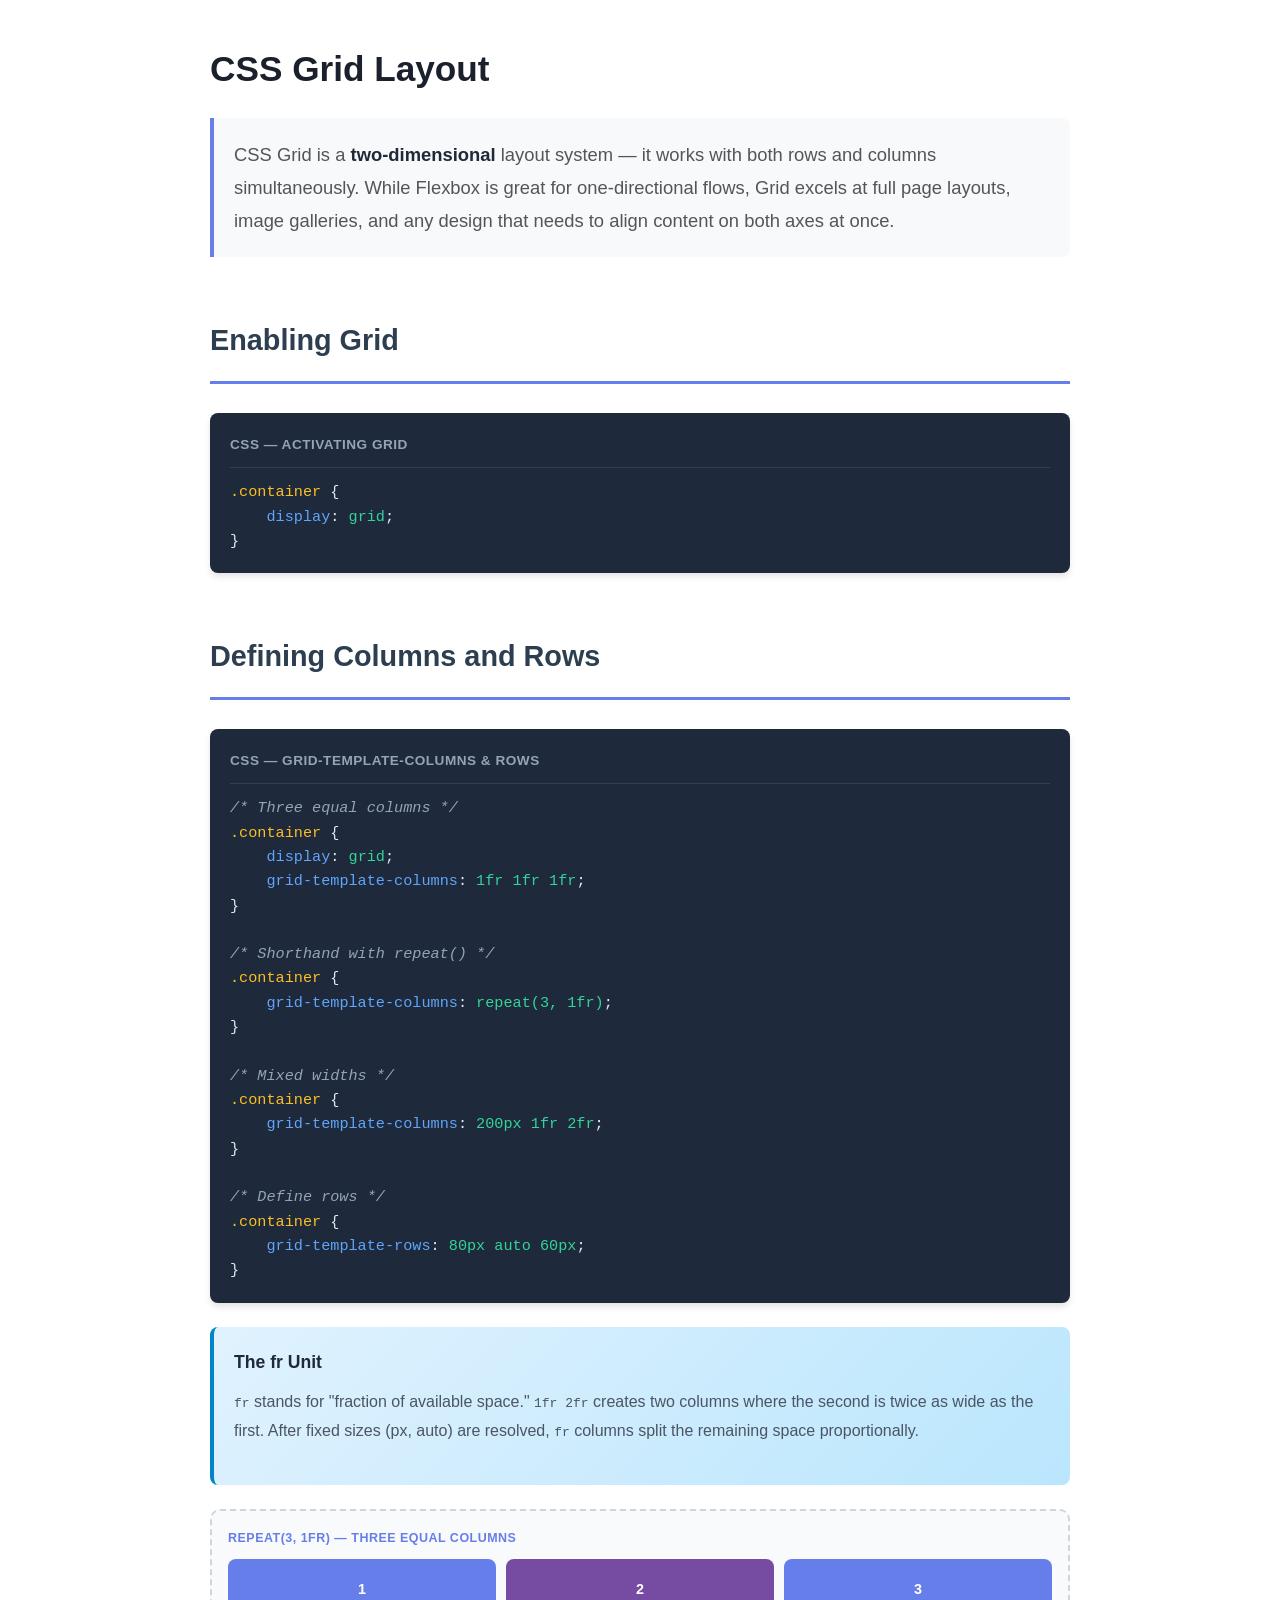
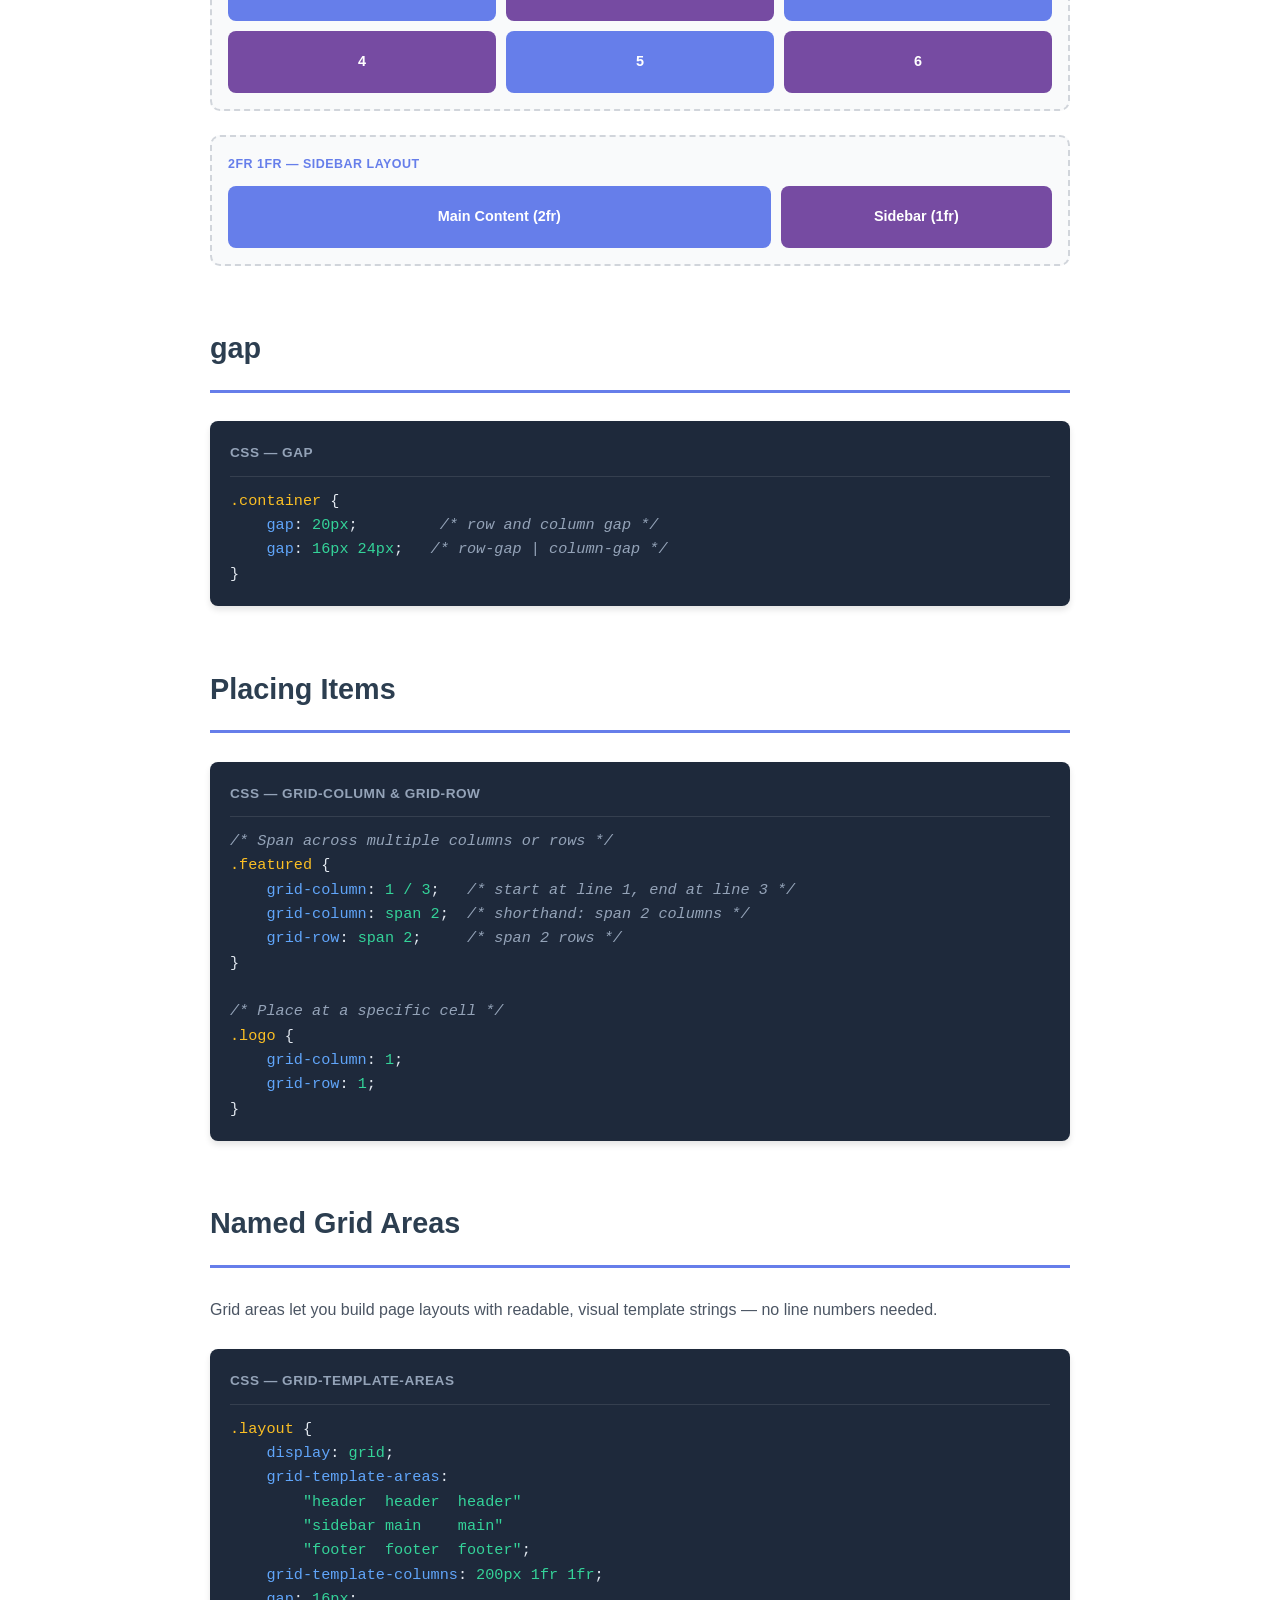
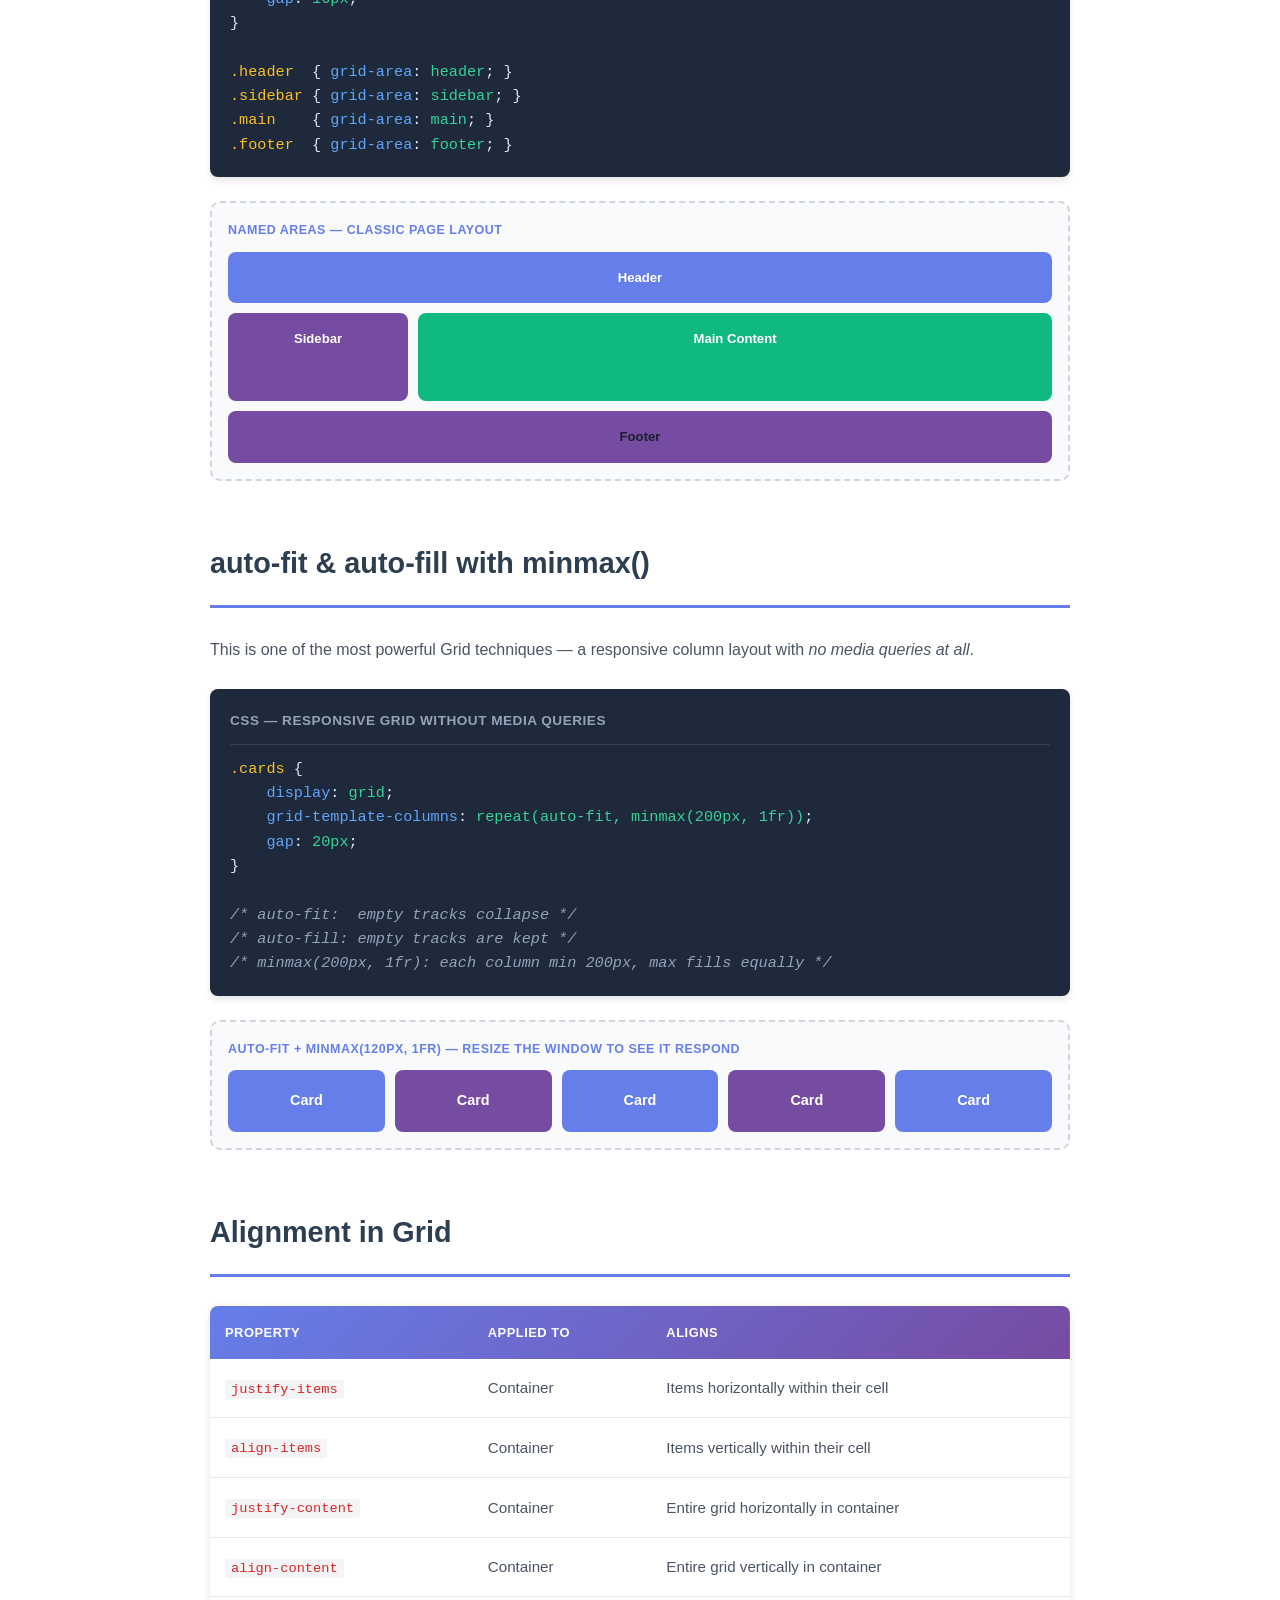
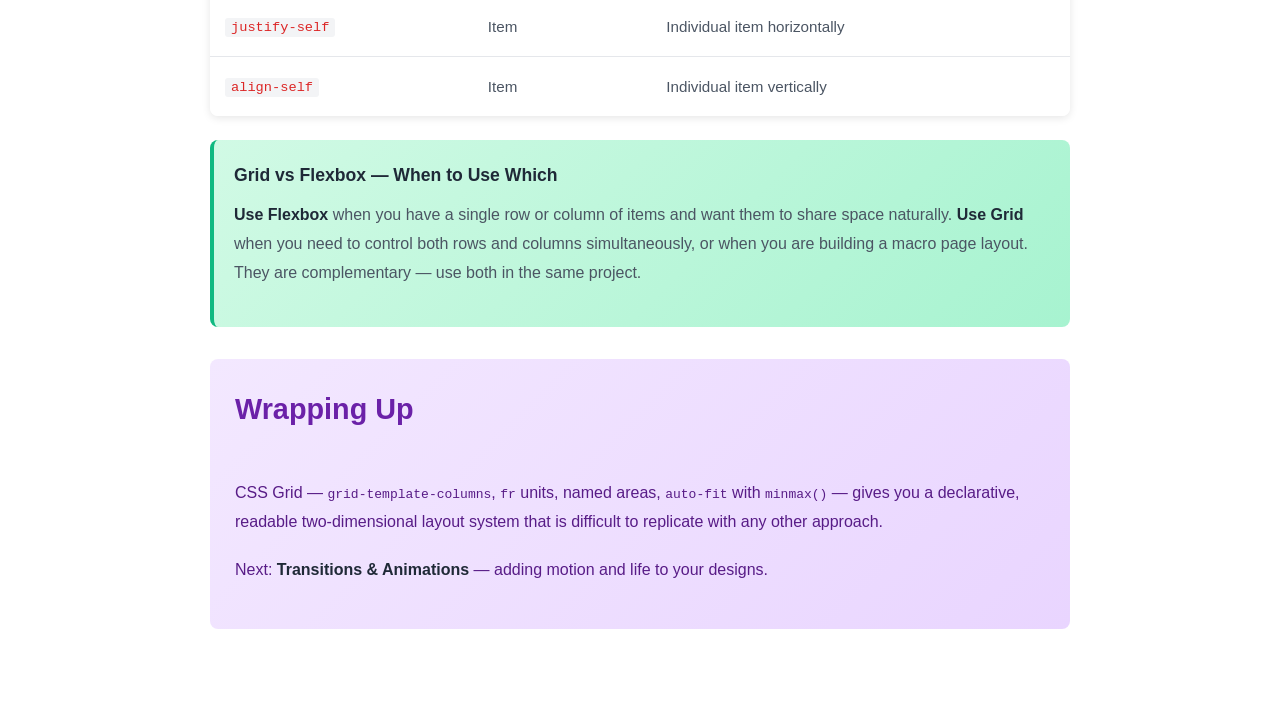
<file: css_learn/topic6-grid.html>
﻿<!DOCTYPE html>
<html lang="en">
<head>
<meta charset="UTF-8">
<meta name="viewport" content="width=device-width, initial-scale=1.0">
<title>Topic 6: CSS Grid Layout</title>
<style>
    .post-content { font-family: -apple-system, BlinkMacSystemFont, 'Segoe UI', Roboto, 'Helvetica Neue', Arial, sans-serif; line-height: 1.8; color: #2c3e50; max-width: 860px; margin: 0 auto; padding: 40px 24px; }
    .post-content h1 { color: #1a202c; font-size: 2.2em; font-weight: 800; margin: 0 0 0.4em; line-height: 1.2; }
    .post-content h2 { color: #2c3e50; font-size: 1.8em; font-weight: 700; margin: 2em 0 1em; padding-bottom: 0.5em; border-bottom: 3px solid #667eea; }
    .post-content h3 { color: #34495e; font-size: 1.4em; font-weight: 600; margin: 1.8em 0 1em; }
    .intro-text { font-size: 1.15em; color: #555; background: #f8f9fa; padding: 20px; border-left: 4px solid #667eea; margin: 1.5em 0; border-radius: 0 8px 8px 0; }
    .code-container { background: #1e293b; border-radius: 8px; padding: 20px; margin: 1.5em 0; overflow-x: auto; box-shadow: 0 4px 6px rgba(0,0,0,0.1); }
    .code-header { color: #94a3b8; font-size: 0.85em; font-weight: 600; text-transform: uppercase; margin-bottom: 12px; padding-bottom: 10px; border-bottom: 1px solid rgba(255,255,255,0.1); letter-spacing: 0.5px; }
    .code-container code { font-family: 'Courier New', Courier, monospace; font-size: 0.95em; line-height: 1.6; color: #e2e8f0; display: block; white-space: pre; }
    .selector { color: #fbbf24; }
    .property { color: #60a5fa; }
    .value { color: #34d399; }
    .comment { color: #94a3b8; font-style: italic; }
    .info-box { background: linear-gradient(135deg, #e0f2fe 0%, #bae6fd 100%); border-left: 4px solid #0284c7; border-radius: 8px; padding: 20px; margin: 1.5em 0; }
    .tip-box  { background: linear-gradient(135deg, #d1fae5 0%, #a7f3d0 100%); border-left: 4px solid #10b981; border-radius: 8px; padding: 20px; margin: 1.5em 0; }
    .warning-box { background: linear-gradient(135deg, #fef3c7 0%, #fde68a 100%); border-left: 4px solid #f59e0b; border-radius: 8px; padding: 20px; margin: 1.5em 0; }
    .box-title { font-weight: 700; font-size: 1.1em; margin-bottom: 10px; color: #1f2937; }
    .info-box p, .tip-box p, .warning-box p { margin: 0; color: #374151; }
    .post-content ul, .post-content ol { margin: 1.5em 0; padding-left: 2em; }
    .post-content li { margin-bottom: 0.8em; color: #4b5563; }
    .post-content p { margin-bottom: 1.2em; color: #4b5563; }
    .post-content strong { color: #1f2937; font-weight: 600; }
    .table-responsive { overflow-x: auto; margin: 1.5em 0; border-radius: 8px; box-shadow: 0 2px 8px rgba(0,0,0,0.1); }
    .styled-table { width: 100%; border-collapse: collapse; background: white; font-size: 0.95em; }
    .styled-table thead { background: linear-gradient(135deg, #667eea 0%, #764ba2 100%); color: white; }
    .styled-table th { padding: 15px; text-align: left; font-weight: 600; text-transform: uppercase; font-size: 0.85em; letter-spacing: 0.5px; }
    .styled-table td { padding: 15px; border-bottom: 1px solid #e5e7eb; color: #4b5563; }
    .styled-table tbody tr:hover { background: #f9fafb; }
    .styled-table tbody tr:last-child td { border-bottom: none; }
    .styled-table code { background: #f3f4f6; padding: 2px 6px; border-radius: 3px; font-family: 'Courier New', Courier, monospace; font-size: 0.9em; color: #dc2626; }

    /* Grid demos */
    .grid-demo { background: #f9fafb; border: 2px dashed #d1d5db; border-radius: 10px; padding: 16px; margin: 1.5em 0; }
    .demo-label { font-size: 0.78em; font-weight: 700; color: #667eea; text-transform: uppercase; letter-spacing: 0.5px; margin-bottom: 10px; }
    .g-item { background: #667eea; color: white; padding: 18px; border-radius: 8px; font-weight: 700; text-align: center; font-size: 0.9em; }
    .g-item:nth-child(2n) { background: #764ba2; }

    .g3 { display: grid; grid-template-columns: repeat(3, 1fr); gap: 10px; }
    .g2-1 { display: grid; grid-template-columns: 2fr 1fr; gap: 10px; }
    .gauto { display: grid; grid-template-columns: repeat(auto-fit, minmax(120px, 1fr)); gap: 10px; }

    /* Named areas demo */
    .g-layout {
        display: grid;
        grid-template-areas:
            "header header header"
            "sidebar main main"
            "footer footer footer";
        grid-template-columns: 180px 1fr 1fr;
        gap: 10px;
    }
    .g-header  { grid-area: header;  background: #667eea; }
    .g-sidebar { grid-area: sidebar; background: #764ba2; min-height: 60px; }
    .g-main    { grid-area: main;    background: #10b981; }
    .g-footer  { grid-area: footer;  background: #f59e0b; color: #1a202c; }
    .g-layout .g-item { font-size: 0.82em; padding: 14px; }

    .conclusion-box { background: linear-gradient(135deg, #f3e8ff 0%, #e9d5ff 100%); border-radius: 8px; padding: 25px; margin: 2em 0; }
    .conclusion-box h2 { margin-top: 0; border: none; color: #6b21a8; }
    .conclusion-box p { color: #581c87; }
    @media (max-width: 600px) {
        .post-content h1 { font-size: 1.7em; }
        .post-content h2 { font-size: 1.4em; }
        .code-container { padding: 15px; font-size: 0.9em; }
        .g-layout { grid-template-areas: "header" "sidebar" "main" "footer"; grid-template-columns: 1fr; }
    }
    body {
        -webkit-user-select: none;
        -ms-user-select: none;
        user-select: none;
    }
</style>
</head>
<body>
<div class="post-content">

    <h1>CSS Grid Layout</h1>

    <div class="intro-text">
        CSS Grid is a <strong>two-dimensional</strong> layout system — it works with both rows and columns simultaneously. While Flexbox is great for one-directional flows, Grid excels at full page layouts, image galleries, and any design that needs to align content on both axes at once.
    </div>

    <h2>Enabling Grid</h2>

    <div class="code-container">
        <div class="code-header">CSS — Activating Grid</div>
        <code><span class="selector">.container</span> {
    <span class="property">display</span>: <span class="value">grid</span>;
}</code>
    </div>

    <h2>Defining Columns and Rows</h2>

    <div class="code-container">
        <div class="code-header">CSS — grid-template-columns &amp; rows</div>
        <code><span class="comment">/* Three equal columns */</span>
<span class="selector">.container</span> {
    <span class="property">display</span>: <span class="value">grid</span>;
    <span class="property">grid-template-columns</span>: <span class="value">1fr 1fr 1fr</span>;
}

<span class="comment">/* Shorthand with repeat() */</span>
<span class="selector">.container</span> {
    <span class="property">grid-template-columns</span>: <span class="value">repeat(3, 1fr)</span>;
}

<span class="comment">/* Mixed widths */</span>
<span class="selector">.container</span> {
    <span class="property">grid-template-columns</span>: <span class="value">200px 1fr 2fr</span>;
}

<span class="comment">/* Define rows */</span>
<span class="selector">.container</span> {
    <span class="property">grid-template-rows</span>: <span class="value">80px auto 60px</span>;
}</code>
    </div>

    <div class="info-box">
        <div class="box-title">The fr Unit</div>
        <p><code>fr</code> stands for "fraction of available space." <code>1fr 2fr</code> creates two columns where the second is twice as wide as the first. After fixed sizes (px, auto) are resolved, <code>fr</code> columns split the remaining space proportionally.</p>
    </div>

    <div class="grid-demo">
        <div class="demo-label">repeat(3, 1fr) — three equal columns</div>
        <div class="g3">
            <div class="g-item">1</div><div class="g-item">2</div><div class="g-item">3</div>
            <div class="g-item">4</div><div class="g-item">5</div><div class="g-item">6</div>
        </div>
    </div>

    <div class="grid-demo">
        <div class="demo-label">2fr 1fr — sidebar layout</div>
        <div class="g2-1">
            <div class="g-item">Main Content (2fr)</div>
            <div class="g-item">Sidebar (1fr)</div>
        </div>
    </div>

    <h2>gap</h2>

    <div class="code-container">
        <div class="code-header">CSS — gap</div>
        <code><span class="selector">.container</span> {
    <span class="property">gap</span>: <span class="value">20px</span>;         <span class="comment">/* row and column gap */</span>
    <span class="property">gap</span>: <span class="value">16px 24px</span>;   <span class="comment">/* row-gap | column-gap */</span>
}</code>
    </div>

    <h2>Placing Items</h2>

    <div class="code-container">
        <div class="code-header">CSS — grid-column &amp; grid-row</div>
        <code><span class="comment">/* Span across multiple columns or rows */</span>
<span class="selector">.featured</span> {
    <span class="property">grid-column</span>: <span class="value">1 / 3</span>;   <span class="comment">/* start at line 1, end at line 3 */</span>
    <span class="property">grid-column</span>: <span class="value">span 2</span>;  <span class="comment">/* shorthand: span 2 columns */</span>
    <span class="property">grid-row</span>: <span class="value">span 2</span>;     <span class="comment">/* span 2 rows */</span>
}

<span class="comment">/* Place at a specific cell */</span>
<span class="selector">.logo</span> {
    <span class="property">grid-column</span>: <span class="value">1</span>;
    <span class="property">grid-row</span>: <span class="value">1</span>;
}</code>
    </div>

    <h2>Named Grid Areas</h2>
    <p>Grid areas let you build page layouts with readable, visual template strings — no line numbers needed.</p>

    <div class="code-container">
        <div class="code-header">CSS — grid-template-areas</div>
        <code><span class="selector">.layout</span> {
    <span class="property">display</span>: <span class="value">grid</span>;
    <span class="property">grid-template-areas</span>:
        <span class="value">"header  header  header"</span>
        <span class="value">"sidebar main    main"</span>
        <span class="value">"footer  footer  footer"</span>;
    <span class="property">grid-template-columns</span>: <span class="value">200px 1fr 1fr</span>;
    <span class="property">gap</span>: <span class="value">16px</span>;
}

<span class="selector">.header</span>  { <span class="property">grid-area</span>: <span class="value">header</span>; }
<span class="selector">.sidebar</span> { <span class="property">grid-area</span>: <span class="value">sidebar</span>; }
<span class="selector">.main</span>    { <span class="property">grid-area</span>: <span class="value">main</span>; }
<span class="selector">.footer</span>  { <span class="property">grid-area</span>: <span class="value">footer</span>; }</code>
    </div>

    <div class="grid-demo">
        <div class="demo-label">Named areas — classic page layout</div>
        <div class="g-layout">
            <div class="g-item g-header">Header</div>
            <div class="g-item g-sidebar">Sidebar</div>
            <div class="g-item g-main">Main Content</div>
            <div class="g-item g-footer">Footer</div>
        </div>
    </div>

    <h2>auto-fit &amp; auto-fill with minmax()</h2>
    <p>This is one of the most powerful Grid techniques — a responsive column layout with <em>no media queries at all</em>.</p>

    <div class="code-container">
        <div class="code-header">CSS — Responsive Grid Without Media Queries</div>
        <code><span class="selector">.cards</span> {
    <span class="property">display</span>: <span class="value">grid</span>;
    <span class="property">grid-template-columns</span>: <span class="value">repeat(auto-fit, minmax(200px, 1fr))</span>;
    <span class="property">gap</span>: <span class="value">20px</span>;
}

<span class="comment">/* auto-fit:  empty tracks collapse */</span>
<span class="comment">/* auto-fill: empty tracks are kept */</span>
<span class="comment">/* minmax(200px, 1fr): each column min 200px, max fills equally */</span></code>
    </div>

    <div class="grid-demo">
        <div class="demo-label">auto-fit + minmax(120px, 1fr) — resize the window to see it respond</div>
        <div class="gauto">
            <div class="g-item">Card</div><div class="g-item">Card</div>
            <div class="g-item">Card</div><div class="g-item">Card</div>
            <div class="g-item">Card</div>
        </div>
    </div>

    <h2>Alignment in Grid</h2>

    <div class="table-responsive">
        <table class="styled-table">
            <thead>
                <tr><th>Property</th><th>Applied To</th><th>Aligns</th></tr>
            </thead>
            <tbody>
                <tr><td><code>justify-items</code></td><td>Container</td><td>Items horizontally within their cell</td></tr>
                <tr><td><code>align-items</code></td><td>Container</td><td>Items vertically within their cell</td></tr>
                <tr><td><code>justify-content</code></td><td>Container</td><td>Entire grid horizontally in container</td></tr>
                <tr><td><code>align-content</code></td><td>Container</td><td>Entire grid vertically in container</td></tr>
                <tr><td><code>justify-self</code></td><td>Item</td><td>Individual item horizontally</td></tr>
                <tr><td><code>align-self</code></td><td>Item</td><td>Individual item vertically</td></tr>
            </tbody>
        </table>
    </div>

    <div class="tip-box">
        <div class="box-title">Grid vs Flexbox — When to Use Which</div>
        <p><strong>Use Flexbox</strong> when you have a single row or column of items and want them to share space naturally. <strong>Use Grid</strong> when you need to control both rows and columns simultaneously, or when you are building a macro page layout. They are complementary — use both in the same project.</p>
    </div>

    <div class="conclusion-box">
        <h2>Wrapping Up</h2>
        <p>CSS Grid — <code>grid-template-columns</code>, <code>fr</code> units, named areas, <code>auto-fit</code> with <code>minmax()</code> — gives you a declarative, readable two-dimensional layout system that is difficult to replicate with any other approach.</p>
        <p>Next: <strong>Transitions &amp; Animations</strong> — adding motion and life to your designs.</p>
    </div>


</div>
<script>
    document.addEventListener('copy', function(e) { e.preventDefault(); });
    document.addEventListener('contextmenu', function(e) { e.preventDefault(); });
    document.addEventListener('selectstart', function(e) { e.preventDefault(); });
</script>
</body>
</html>
</file>
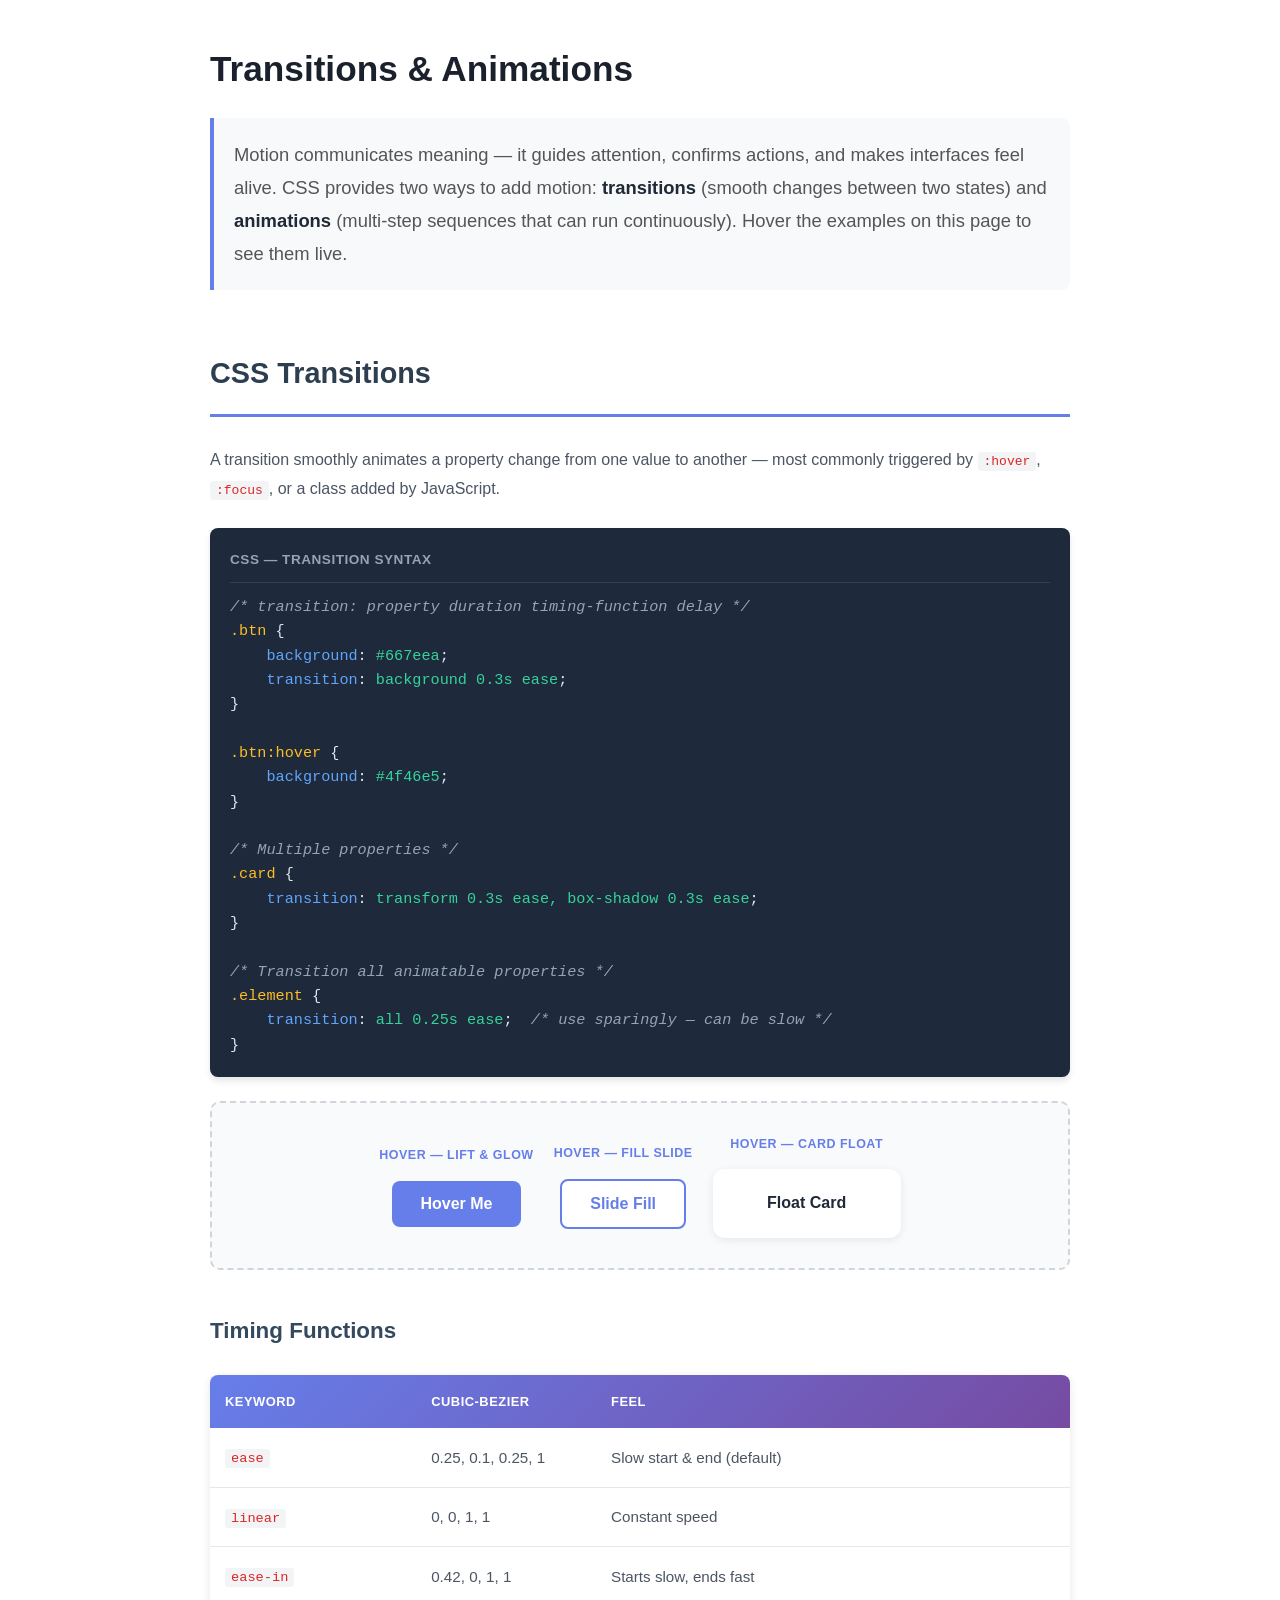
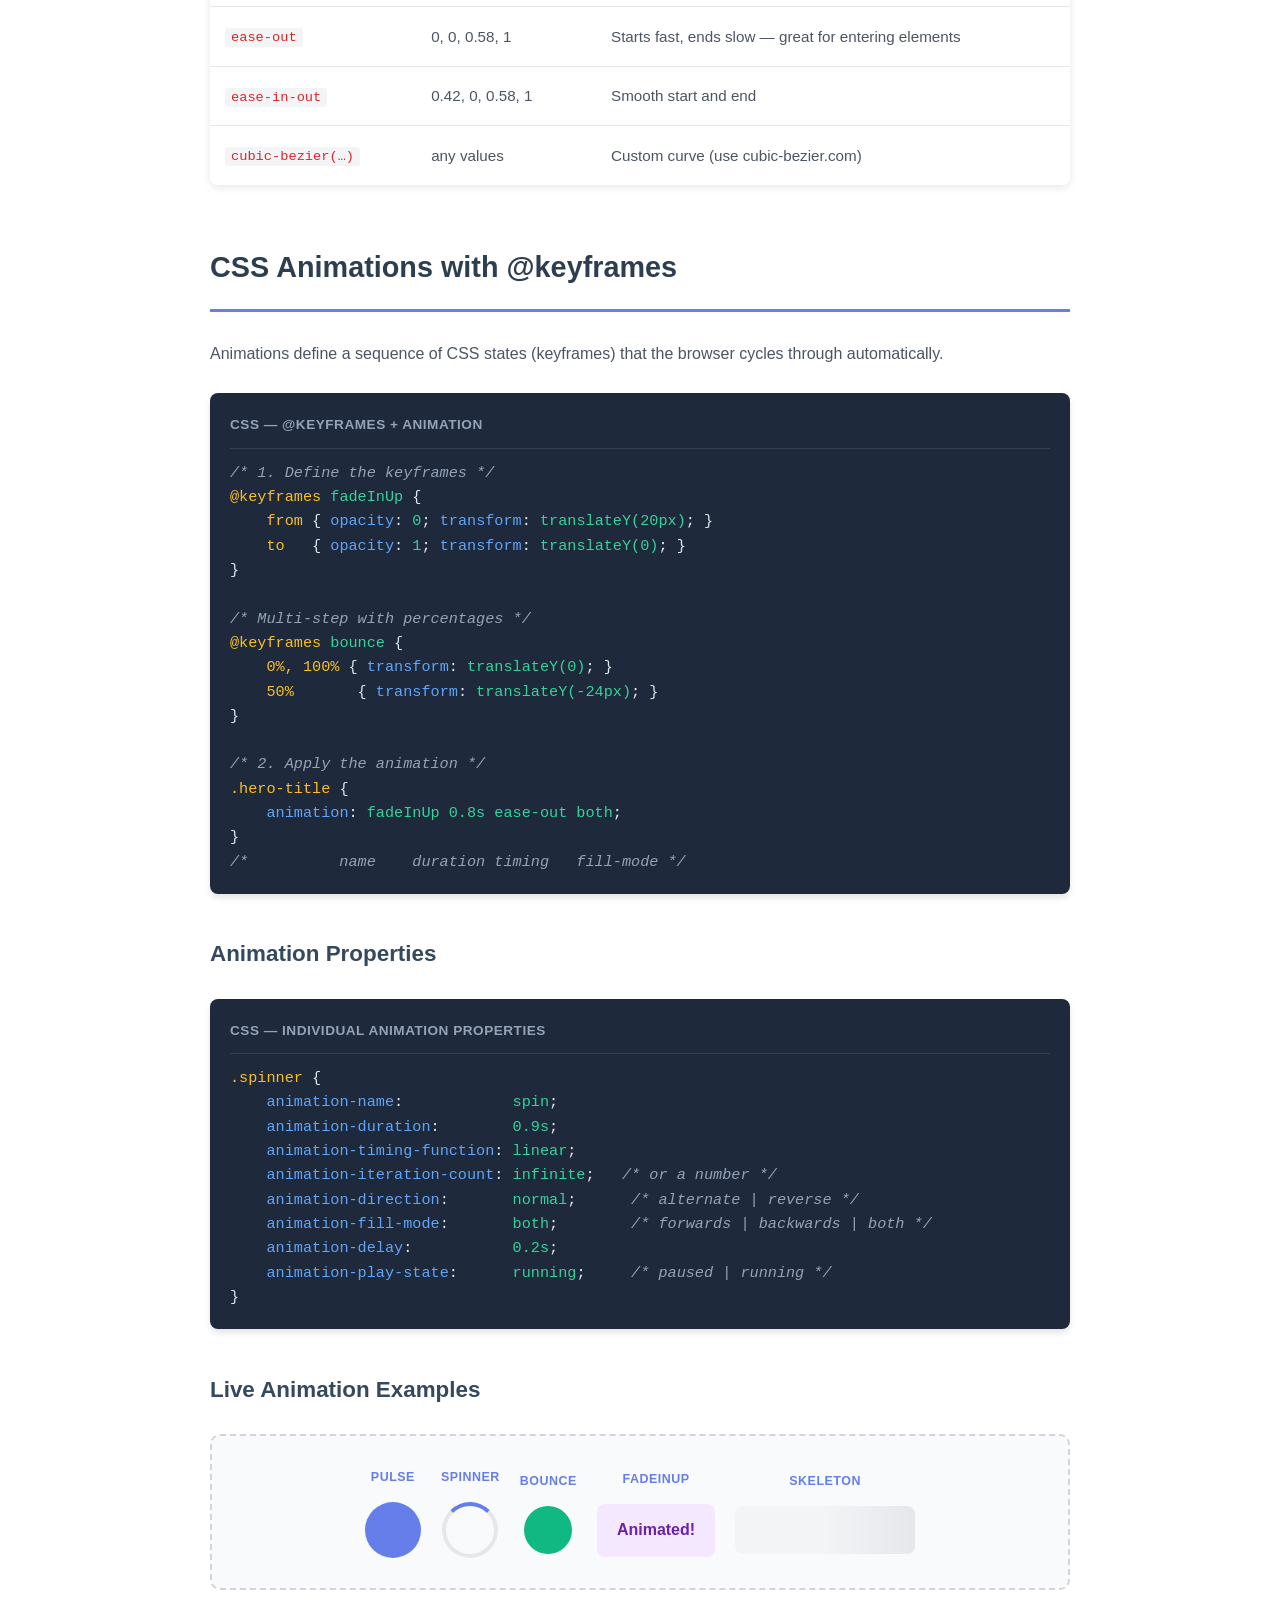
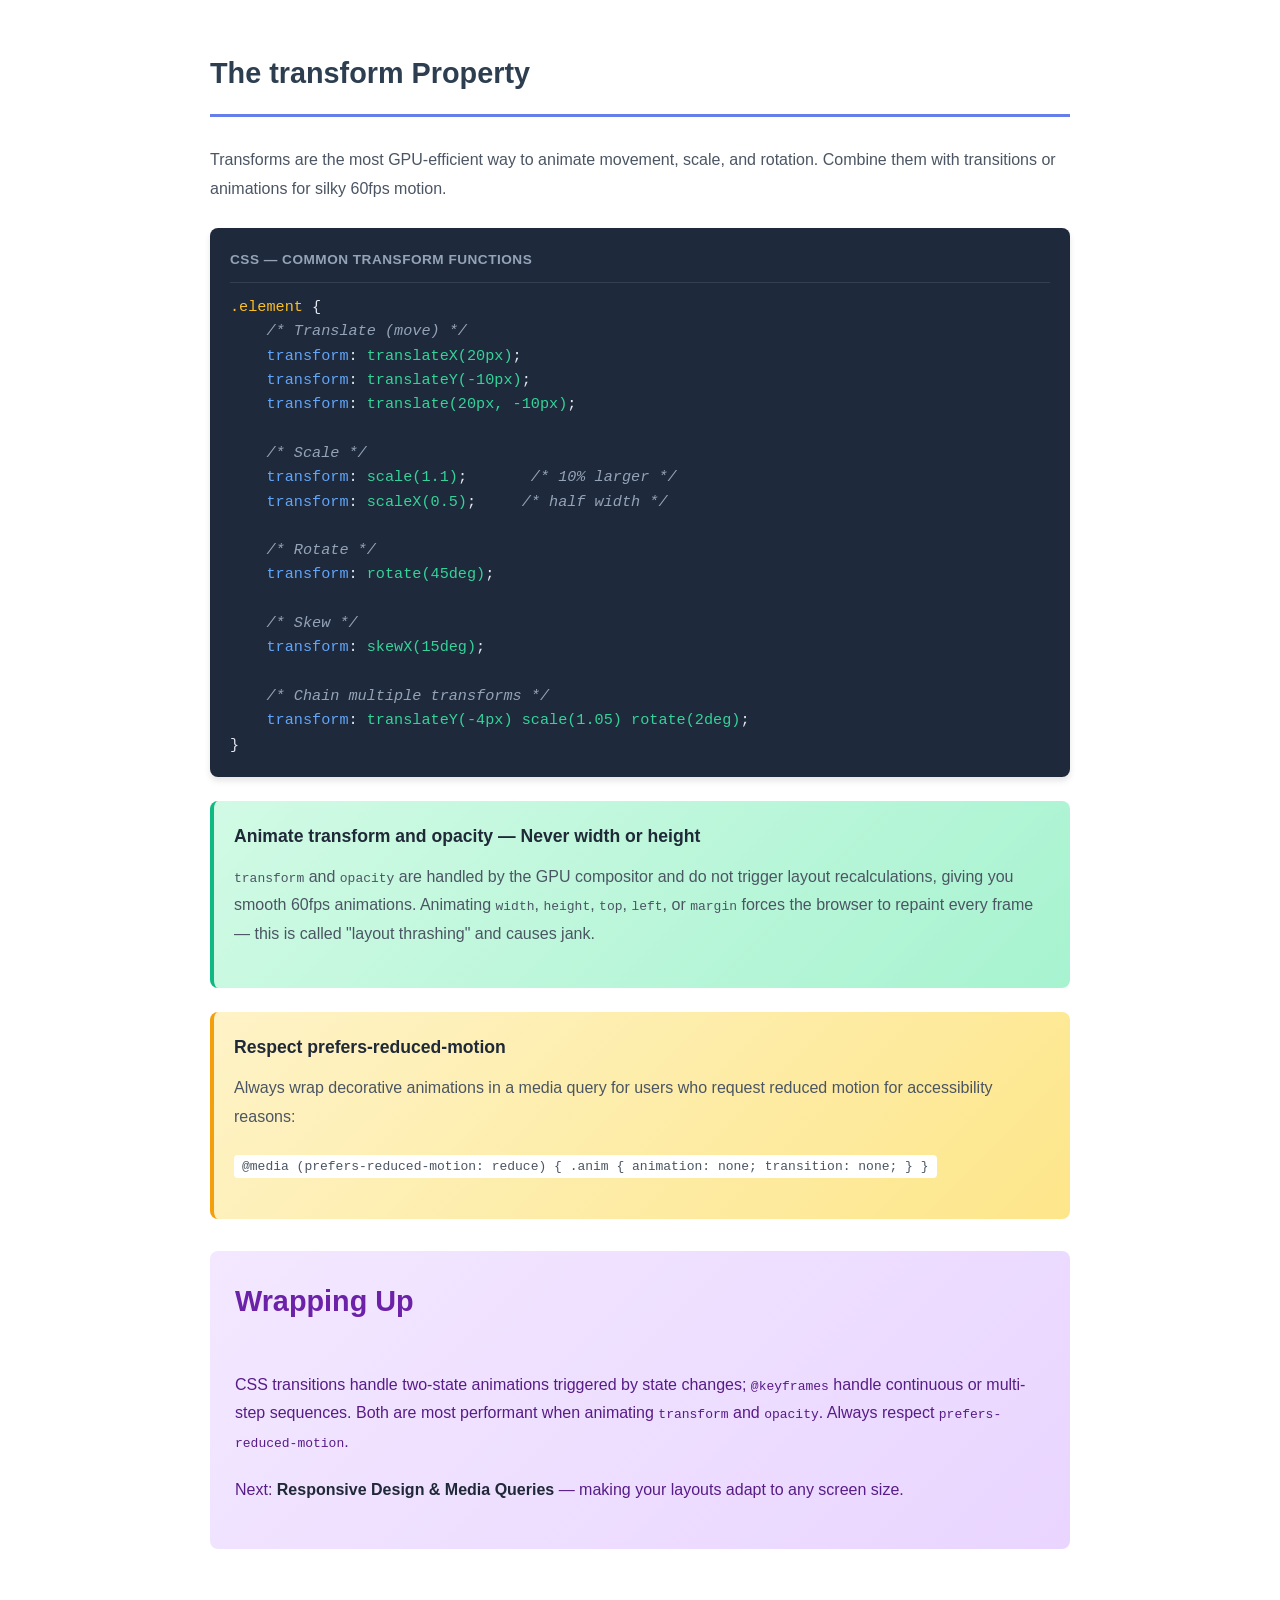
<file: css_learn/topic7-animations.html>
﻿<!DOCTYPE html>
<html lang="en">
<head>
<meta charset="UTF-8">
<meta name="viewport" content="width=device-width, initial-scale=1.0">
<title>Topic 7: Transitions &amp; Animations</title>
<style>
    .post-content { font-family: -apple-system, BlinkMacSystemFont, 'Segoe UI', Roboto, 'Helvetica Neue', Arial, sans-serif; line-height: 1.8; color: #2c3e50; max-width: 860px; margin: 0 auto; padding: 40px 24px; }
    .post-content h1 { color: #1a202c; font-size: 2.2em; font-weight: 800; margin: 0 0 0.4em; line-height: 1.2; }
    .post-content h2 { color: #2c3e50; font-size: 1.8em; font-weight: 700; margin: 2em 0 1em; padding-bottom: 0.5em; border-bottom: 3px solid #667eea; }
    .post-content h3 { color: #34495e; font-size: 1.4em; font-weight: 600; margin: 1.8em 0 1em; }
    .intro-text { font-size: 1.15em; color: #555; background: #f8f9fa; padding: 20px; border-left: 4px solid #667eea; margin: 1.5em 0; border-radius: 0 8px 8px 0; }
    .code-container { background: #1e293b; border-radius: 8px; padding: 20px; margin: 1.5em 0; overflow-x: auto; box-shadow: 0 4px 6px rgba(0,0,0,0.1); }
    .code-header { color: #94a3b8; font-size: 0.85em; font-weight: 600; text-transform: uppercase; margin-bottom: 12px; padding-bottom: 10px; border-bottom: 1px solid rgba(255,255,255,0.1); letter-spacing: 0.5px; }
    .code-container code { font-family: 'Courier New', Courier, monospace; font-size: 0.95em; line-height: 1.6; color: #e2e8f0; display: block; white-space: pre; }
    .selector { color: #fbbf24; }
    .property { color: #60a5fa; }
    .value { color: #34d399; }
    .comment { color: #94a3b8; font-style: italic; }
    .info-box { background: linear-gradient(135deg, #e0f2fe 0%, #bae6fd 100%); border-left: 4px solid #0284c7; border-radius: 8px; padding: 20px; margin: 1.5em 0; }
    .tip-box  { background: linear-gradient(135deg, #d1fae5 0%, #a7f3d0 100%); border-left: 4px solid #10b981; border-radius: 8px; padding: 20px; margin: 1.5em 0; }
    .warning-box { background: linear-gradient(135deg, #fef3c7 0%, #fde68a 100%); border-left: 4px solid #f59e0b; border-radius: 8px; padding: 20px; margin: 1.5em 0; }
    .box-title { font-weight: 700; font-size: 1.1em; margin-bottom: 10px; color: #1f2937; }
    .info-box p, .tip-box p, .warning-box p { margin: 0; color: #374151; }
    .post-content ul, .post-content ol { margin: 1.5em 0; padding-left: 2em; }
    .post-content li { margin-bottom: 0.8em; color: #4b5563; }
    .post-content p { margin-bottom: 1.2em; color: #4b5563; }
    .post-content strong { color: #1f2937; font-weight: 600; }
    .table-responsive { overflow-x: auto; margin: 1.5em 0; border-radius: 8px; box-shadow: 0 2px 8px rgba(0,0,0,0.1); }
    .styled-table { width: 100%; border-collapse: collapse; background: white; font-size: 0.95em; }
    .styled-table thead { background: linear-gradient(135deg, #667eea 0%, #764ba2 100%); color: white; }
    .styled-table th { padding: 15px; text-align: left; font-weight: 600; text-transform: uppercase; font-size: 0.85em; letter-spacing: 0.5px; }
    .styled-table td { padding: 15px; border-bottom: 1px solid #e5e7eb; color: #4b5563; }
    .styled-table tbody tr:hover { background: #f9fafb; }
    .styled-table tbody tr:last-child td { border-bottom: none; }
    .styled-table code { background: #f3f4f6; padding: 2px 6px; border-radius: 3px; font-family: 'Courier New', Courier, monospace; font-size: 0.9em; color: #dc2626; }

    /* Interactive demos */
    .demo-area { background: #f9fafb; border: 2px dashed #d1d5db; border-radius: 10px; padding: 30px; margin: 1.5em 0; display: flex; flex-wrap: wrap; gap: 20px; align-items: center; justify-content: center; }
    .demo-label { font-size: 0.78em; font-weight: 700; color: #667eea; text-transform: uppercase; letter-spacing: 0.5px; text-align: center; display: block; margin-bottom: 6px; }

    /* Transition demos */
    .btn-demo {
        background: #667eea;
        color: white;
        border: none;
        padding: 14px 28px;
        border-radius: 8px;
        font-size: 1em;
        font-weight: 600;
        cursor: pointer;
        transition: background 0.3s ease, transform 0.2s ease, box-shadow 0.3s ease;
    }
    .btn-demo:hover {
        background: #4f46e5;
        transform: translateY(-3px);
        box-shadow: 0 8px 20px rgba(102,126,234,0.4);
    }

    .btn-slide {
        background: white;
        color: #667eea;
        border: 2px solid #667eea;
        padding: 14px 28px;
        border-radius: 8px;
        font-size: 1em;
        font-weight: 600;
        cursor: pointer;
        position: relative;
        overflow: hidden;
        z-index: 0;
        transition: color 0.35s ease;
    }
    .btn-slide::before {
        content: '';
        position: absolute;
        inset: 0;
        background: #667eea;
        transform: scaleX(0);
        transform-origin: left;
        transition: transform 0.35s ease;
        z-index: -1;
    }
    .btn-slide:hover { color: white; }
    .btn-slide:hover::before { transform: scaleX(1); }

    .card-demo {
        background: white;
        border-radius: 12px;
        padding: 20px 24px;
        box-shadow: 0 2px 8px rgba(0,0,0,0.08);
        cursor: pointer;
        transition: transform 0.3s cubic-bezier(0.34,1.56,0.64,1), box-shadow 0.3s ease;
        min-width: 140px;
        text-align: center;
        font-weight: 600;
        color: #1f2937;
    }
    .card-demo:hover {
        transform: translateY(-8px) scale(1.03);
        box-shadow: 0 16px 40px rgba(0,0,0,0.14);
    }

    /* Keyframe animations */
    @keyframes pulse {
        0%, 100% { transform: scale(1); opacity: 1; }
        50%       { transform: scale(1.15); opacity: 0.8; }
    }

    @keyframes spin {
        from { transform: rotate(0deg); }
        to   { transform: rotate(360deg); }
    }

    @keyframes bounce {
        0%, 100% { transform: translateY(0); }
        50%       { transform: translateY(-24px); }
    }

    @keyframes fadeInUp {
        from { opacity: 0; transform: translateY(20px); }
        to   { opacity: 1; transform: translateY(0); }
    }

    @keyframes shimmer {
        0%   { background-position: -200% 0; }
        100% { background-position:  200% 0; }
    }

    .anim-pulse  { width: 56px; height: 56px; background: #667eea; border-radius: 50%; animation: pulse 1.5s ease-in-out infinite; }
    .anim-spin   { width: 48px; height: 48px; border: 4px solid #e5e7eb; border-top-color: #667eea; border-radius: 50%; animation: spin 0.9s linear infinite; }
    .anim-bounce { width: 48px; height: 48px; background: #10b981; border-radius: 50%; animation: bounce 0.8s ease-in-out infinite; }
    .anim-fadein { background: #f3e8ff; color: #6b21a8; padding: 12px 20px; border-radius: 8px; font-weight: 700; animation: fadeInUp 1.2s ease both; }
    .anim-shimmer {
        height: 48px;
        width: 180px;
        border-radius: 8px;
        background: linear-gradient(90deg, #f3f4f6 25%, #e5e7eb 50%, #f3f4f6 75%);
        background-size: 200% 100%;
        animation: shimmer 1.6s infinite linear;
    }

    .anim-item { display: flex; flex-direction: column; align-items: center; gap: 8px; }

    .conclusion-box { background: linear-gradient(135deg, #f3e8ff 0%, #e9d5ff 100%); border-radius: 8px; padding: 25px; margin: 2em 0; }
    .conclusion-box h2 { margin-top: 0; border: none; color: #6b21a8; }
    .conclusion-box p { color: #581c87; }
    @media (max-width: 768px) {
        .post-content h1 { font-size: 1.7em; }
        .post-content h2 { font-size: 1.4em; }
        .code-container { padding: 15px; font-size: 0.9em; }
    }
    body {
        -webkit-user-select: none;
        -ms-user-select: none;
        user-select: none;
    }
</style>
</head>
<body>
<div class="post-content">

    <h1>Transitions &amp; Animations</h1>

    <div class="intro-text">
        Motion communicates meaning — it guides attention, confirms actions, and makes interfaces feel alive. CSS provides two ways to add motion: <strong>transitions</strong> (smooth changes between two states) and <strong>animations</strong> (multi-step sequences that can run continuously). Hover the examples on this page to see them live.
    </div>

    <h2>CSS Transitions</h2>
    <p>A transition smoothly animates a property change from one value to another — most commonly triggered by <code style="background:#f3f4f6;padding:2px 6px;border-radius:3px;color:#dc2626;">:hover</code>, <code style="background:#f3f4f6;padding:2px 6px;border-radius:3px;color:#dc2626;">:focus</code>, or a class added by JavaScript.</p>

    <div class="code-container">
        <div class="code-header">CSS — transition Syntax</div>
        <code><span class="comment">/* transition: property duration timing-function delay */</span>
<span class="selector">.btn</span> {
    <span class="property">background</span>: <span class="value">#667eea</span>;
    <span class="property">transition</span>: <span class="value">background 0.3s ease</span>;
}

<span class="selector">.btn:hover</span> {
    <span class="property">background</span>: <span class="value">#4f46e5</span>;
}

<span class="comment">/* Multiple properties */</span>
<span class="selector">.card</span> {
    <span class="property">transition</span>: <span class="value">transform 0.3s ease, box-shadow 0.3s ease</span>;
}

<span class="comment">/* Transition all animatable properties */</span>
<span class="selector">.element</span> {
    <span class="property">transition</span>: <span class="value">all 0.25s ease</span>;  <span class="comment">/* use sparingly — can be slow */</span>
}</code>
    </div>

    <div class="demo-area">
        <div class="anim-item"><span class="demo-label">Hover — lift &amp; glow</span><button class="btn-demo">Hover Me</button></div>
        <div class="anim-item"><span class="demo-label">Hover — fill slide</span><button class="btn-slide">Slide Fill</button></div>
        <div class="anim-item"><span class="demo-label">Hover — card float</span><div class="card-demo">Float Card</div></div>
    </div>

    <h3>Timing Functions</h3>

    <div class="table-responsive">
        <table class="styled-table">
            <thead>
                <tr><th>Keyword</th><th>Cubic-bezier</th><th>Feel</th></tr>
            </thead>
            <tbody>
                <tr><td><code>ease</code></td><td>0.25, 0.1, 0.25, 1</td><td>Slow start &amp; end (default)</td></tr>
                <tr><td><code>linear</code></td><td>0, 0, 1, 1</td><td>Constant speed</td></tr>
                <tr><td><code>ease-in</code></td><td>0.42, 0, 1, 1</td><td>Starts slow, ends fast</td></tr>
                <tr><td><code>ease-out</code></td><td>0, 0, 0.58, 1</td><td>Starts fast, ends slow — great for entering elements</td></tr>
                <tr><td><code>ease-in-out</code></td><td>0.42, 0, 0.58, 1</td><td>Smooth start and end</td></tr>
                <tr><td><code>cubic-bezier(…)</code></td><td>any values</td><td>Custom curve (use cubic-bezier.com)</td></tr>
            </tbody>
        </table>
    </div>

    <h2>CSS Animations with @keyframes</h2>
    <p>Animations define a sequence of CSS states (keyframes) that the browser cycles through automatically.</p>

    <div class="code-container">
        <div class="code-header">CSS — @keyframes + animation</div>
        <code><span class="comment">/* 1. Define the keyframes */</span>
<span class="selector">@keyframes</span> <span class="value">fadeInUp</span> {
    <span class="selector">from</span> { <span class="property">opacity</span>: <span class="value">0</span>; <span class="property">transform</span>: <span class="value">translateY(20px)</span>; }
    <span class="selector">to</span>   { <span class="property">opacity</span>: <span class="value">1</span>; <span class="property">transform</span>: <span class="value">translateY(0)</span>; }
}

<span class="comment">/* Multi-step with percentages */</span>
<span class="selector">@keyframes</span> <span class="value">bounce</span> {
    <span class="selector">0%, 100%</span> { <span class="property">transform</span>: <span class="value">translateY(0)</span>; }
    <span class="selector">50%</span>       { <span class="property">transform</span>: <span class="value">translateY(-24px)</span>; }
}

<span class="comment">/* 2. Apply the animation */</span>
<span class="selector">.hero-title</span> {
    <span class="property">animation</span>: <span class="value">fadeInUp 0.8s ease-out both</span>;
}
<span class="comment">/*          name    duration timing   fill-mode */</span></code>
    </div>

    <h3>Animation Properties</h3>

    <div class="code-container">
        <div class="code-header">CSS — Individual Animation Properties</div>
        <code><span class="selector">.spinner</span> {
    <span class="property">animation-name</span>:            <span class="value">spin</span>;
    <span class="property">animation-duration</span>:        <span class="value">0.9s</span>;
    <span class="property">animation-timing-function</span>: <span class="value">linear</span>;
    <span class="property">animation-iteration-count</span>: <span class="value">infinite</span>;   <span class="comment">/* or a number */</span>
    <span class="property">animation-direction</span>:       <span class="value">normal</span>;      <span class="comment">/* alternate | reverse */</span>
    <span class="property">animation-fill-mode</span>:       <span class="value">both</span>;        <span class="comment">/* forwards | backwards | both */</span>
    <span class="property">animation-delay</span>:           <span class="value">0.2s</span>;
    <span class="property">animation-play-state</span>:      <span class="value">running</span>;     <span class="comment">/* paused | running */</span>
}</code>
    </div>

    <h3>Live Animation Examples</h3>

    <div class="demo-area">
        <div class="anim-item"><span class="demo-label">Pulse</span><div class="anim-pulse"></div></div>
        <div class="anim-item"><span class="demo-label">Spinner</span><div class="anim-spin"></div></div>
        <div class="anim-item"><span class="demo-label">Bounce</span><div class="anim-bounce"></div></div>
        <div class="anim-item"><span class="demo-label">FadeInUp</span><div class="anim-fadein">Animated!</div></div>
        <div class="anim-item"><span class="demo-label">Skeleton</span><div class="anim-shimmer"></div></div>
    </div>

    <h2>The transform Property</h2>
    <p>Transforms are the most GPU-efficient way to animate movement, scale, and rotation. Combine them with transitions or animations for silky 60fps motion.</p>

    <div class="code-container">
        <div class="code-header">CSS — Common Transform Functions</div>
        <code><span class="selector">.element</span> {
    <span class="comment">/* Translate (move) */</span>
    <span class="property">transform</span>: <span class="value">translateX(20px)</span>;
    <span class="property">transform</span>: <span class="value">translateY(-10px)</span>;
    <span class="property">transform</span>: <span class="value">translate(20px, -10px)</span>;

    <span class="comment">/* Scale */</span>
    <span class="property">transform</span>: <span class="value">scale(1.1)</span>;       <span class="comment">/* 10% larger */</span>
    <span class="property">transform</span>: <span class="value">scaleX(0.5)</span>;     <span class="comment">/* half width */</span>

    <span class="comment">/* Rotate */</span>
    <span class="property">transform</span>: <span class="value">rotate(45deg)</span>;

    <span class="comment">/* Skew */</span>
    <span class="property">transform</span>: <span class="value">skewX(15deg)</span>;

    <span class="comment">/* Chain multiple transforms */</span>
    <span class="property">transform</span>: <span class="value">translateY(-4px) scale(1.05) rotate(2deg)</span>;
}</code>
    </div>

    <div class="tip-box">
        <div class="box-title">Animate transform and opacity — Never width or height</div>
        <p><code>transform</code> and <code>opacity</code> are handled by the GPU compositor and do not trigger layout recalculations, giving you smooth 60fps animations. Animating <code>width</code>, <code>height</code>, <code>top</code>, <code>left</code>, or <code>margin</code> forces the browser to repaint every frame — this is called "layout thrashing" and causes jank.</p>
    </div>

    <div class="warning-box">
        <div class="box-title">Respect prefers-reduced-motion</div>
        <p>Always wrap decorative animations in a media query for users who request reduced motion for accessibility reasons:</p>
        <p style="margin-top:10px;"><code style="background:#fff;padding:4px 8px;border-radius:4px;">@media (prefers-reduced-motion: reduce) { .anim { animation: none; transition: none; } }</code></p>
    </div>

    <div class="conclusion-box">
        <h2>Wrapping Up</h2>
        <p>CSS transitions handle two-state animations triggered by state changes; <code>@keyframes</code> handle continuous or multi-step sequences. Both are most performant when animating <code>transform</code> and <code>opacity</code>. Always respect <code>prefers-reduced-motion</code>.</p>
        <p>Next: <strong>Responsive Design &amp; Media Queries</strong> — making your layouts adapt to any screen size.</p>
    </div>


</div>
<script>
    document.addEventListener('copy', function(e) { e.preventDefault(); });
    document.addEventListener('contextmenu', function(e) { e.preventDefault(); });
    document.addEventListener('selectstart', function(e) { e.preventDefault(); });
</script>
</body>
</html>
</file>
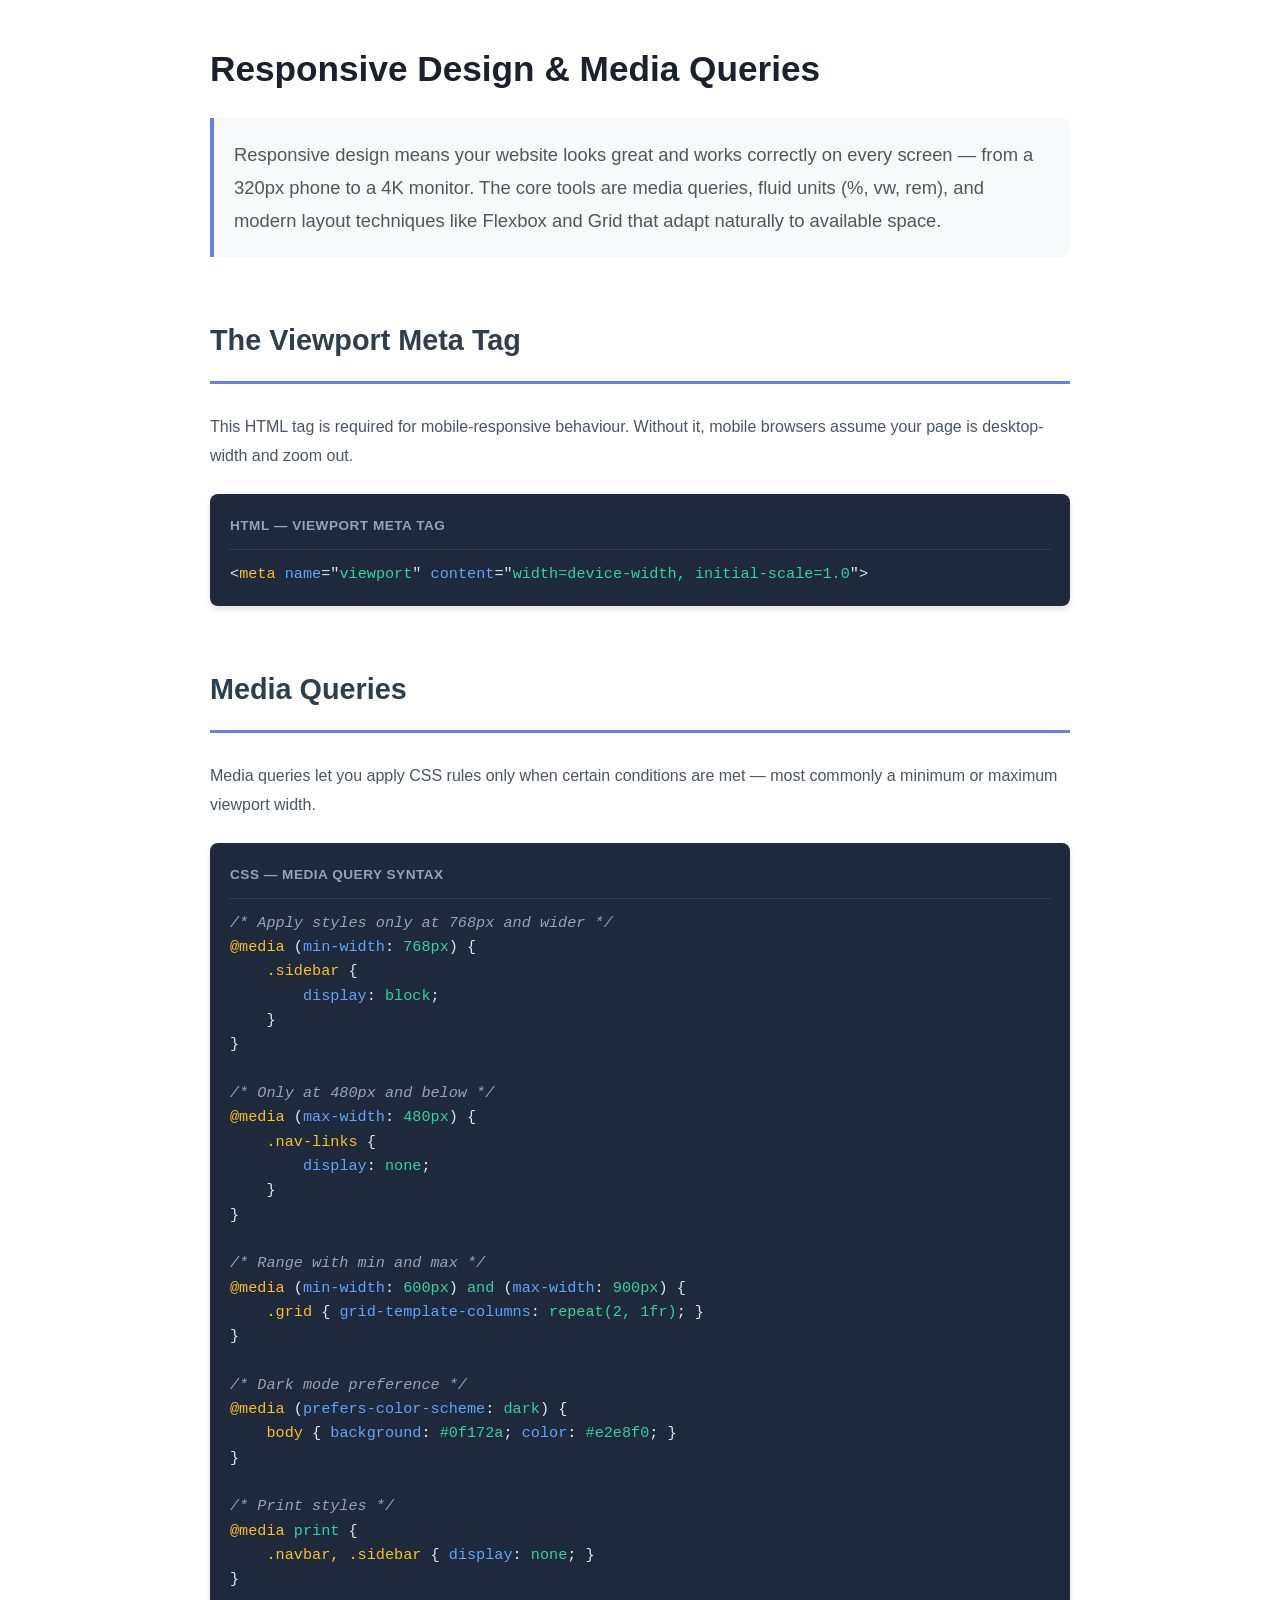
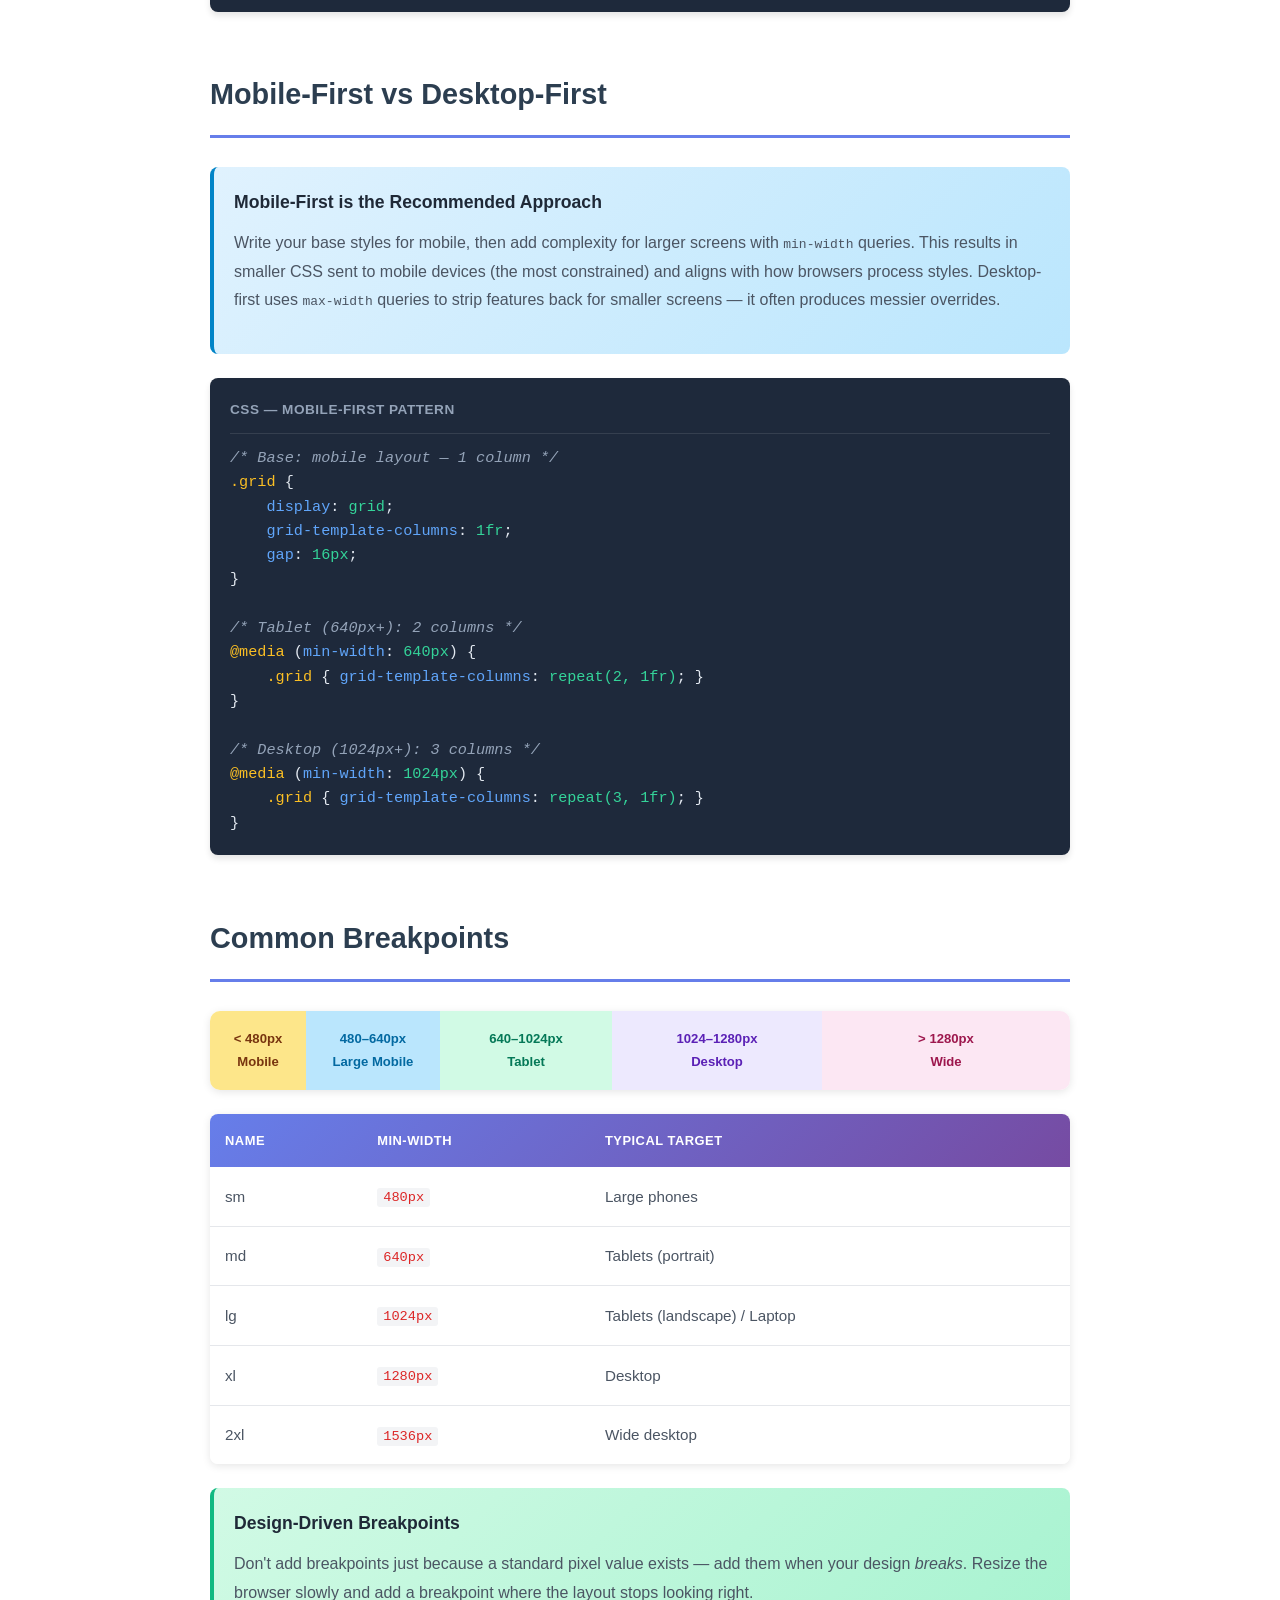
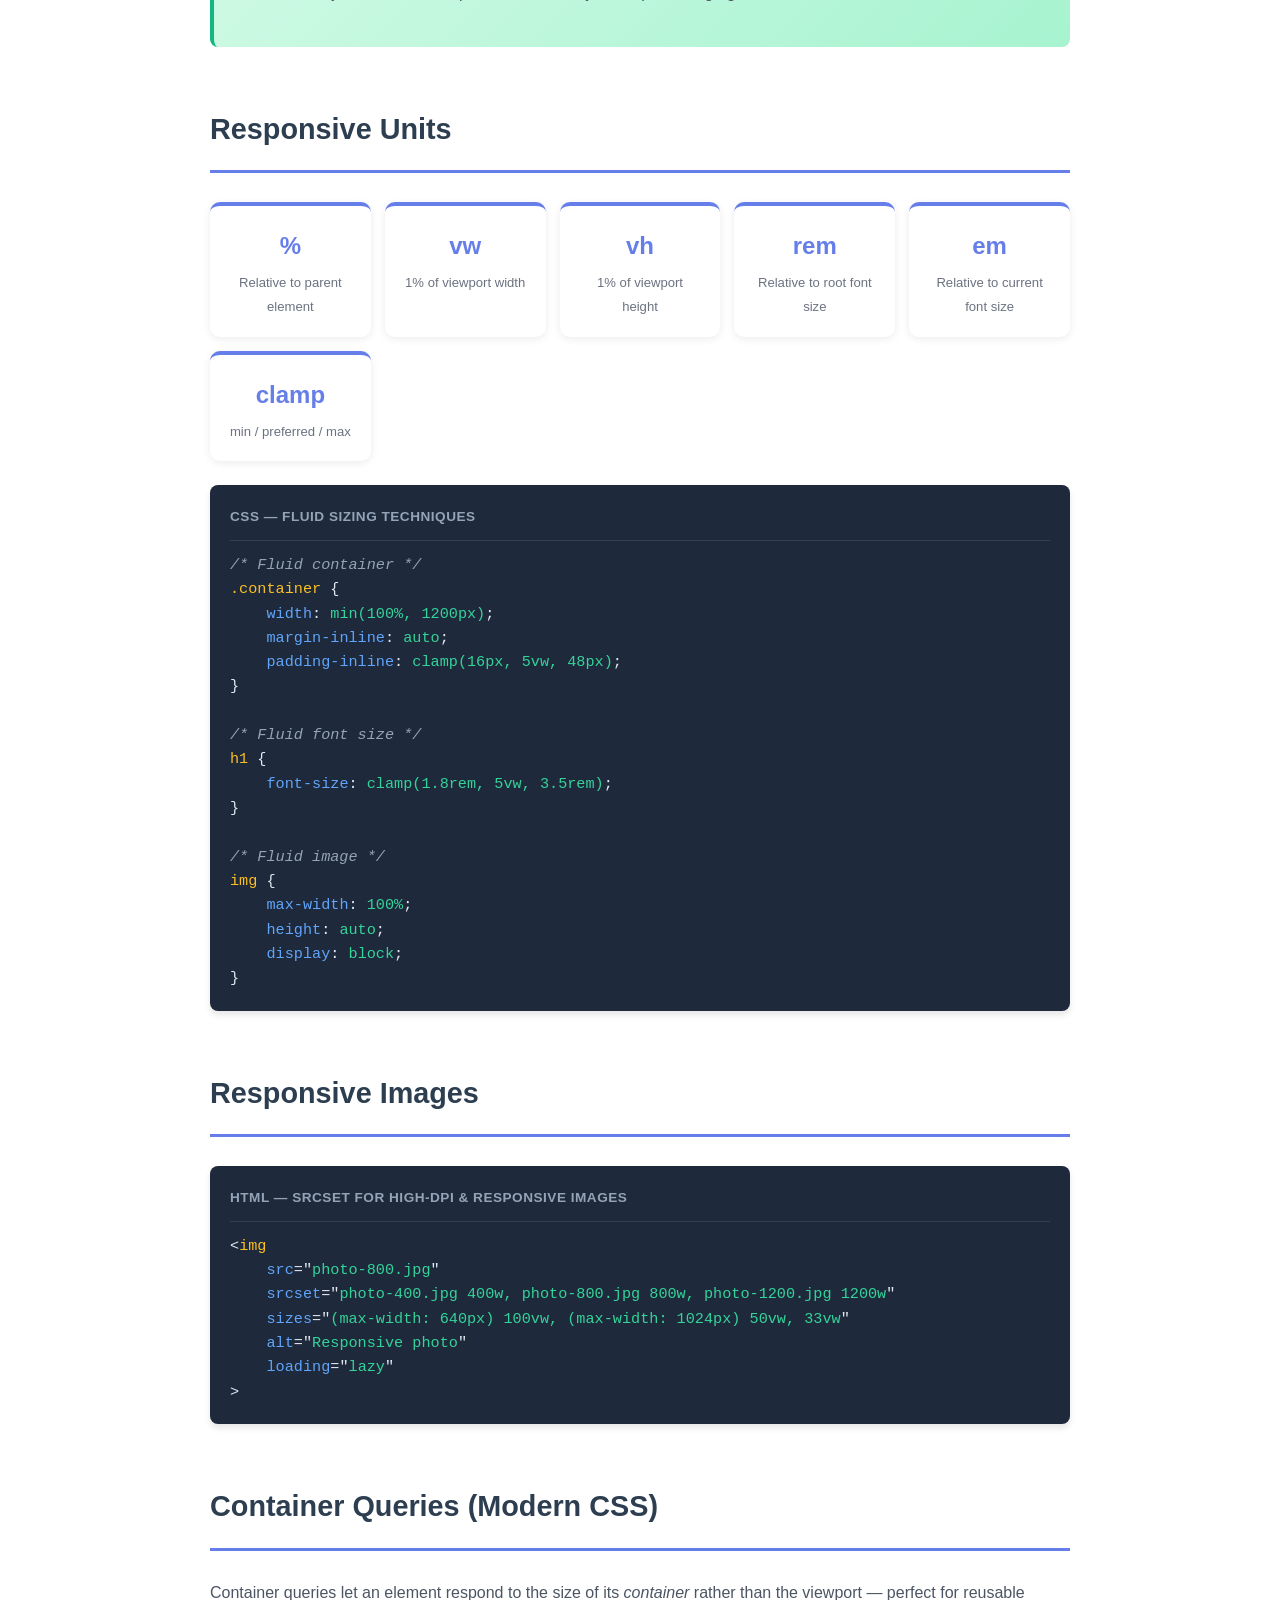
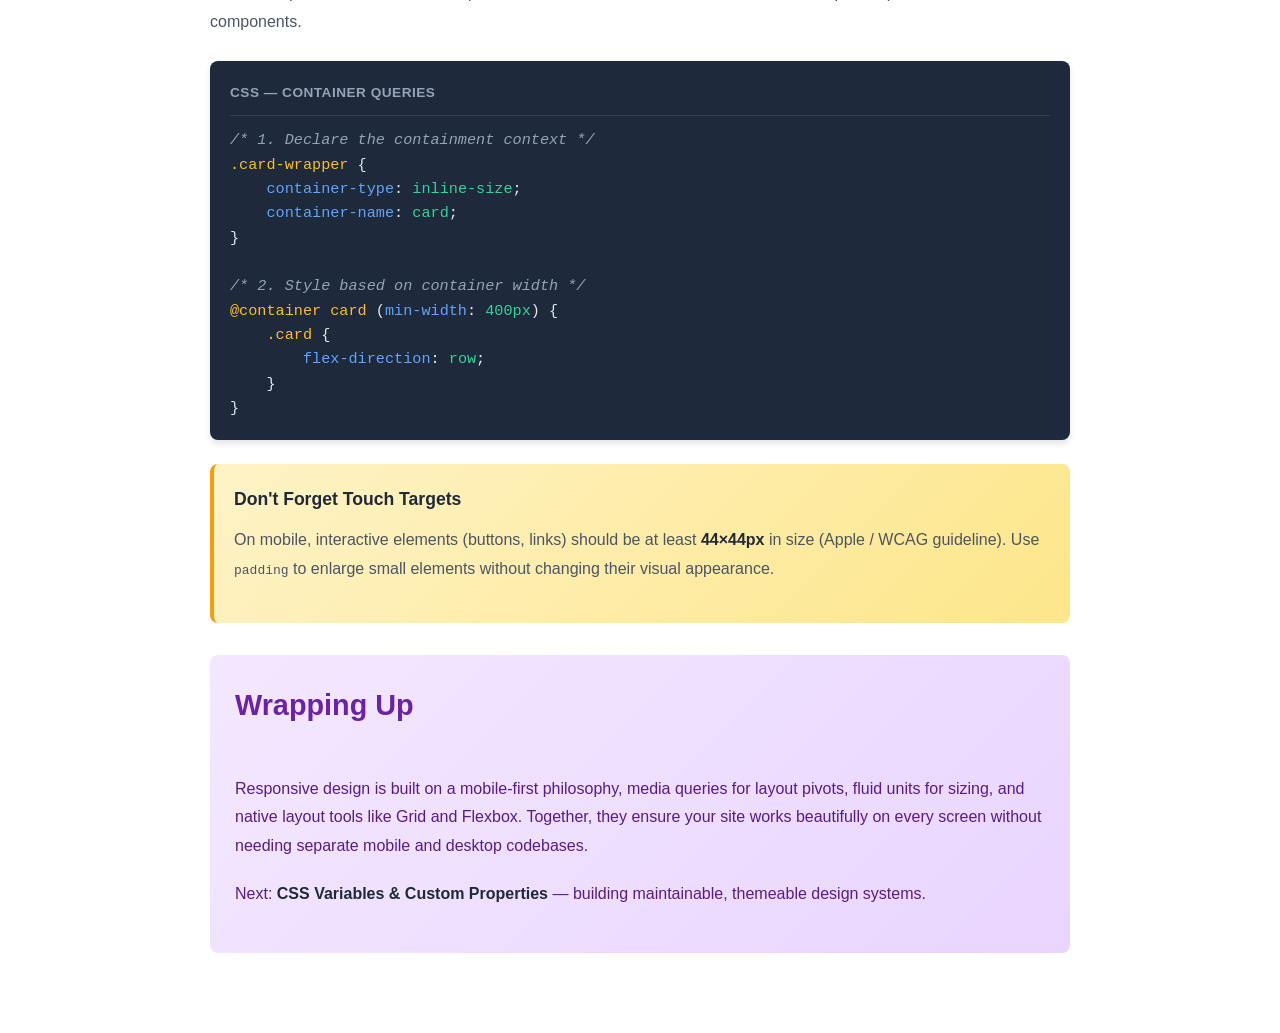
<file: css_learn/topic8-responsive.html>
﻿<!DOCTYPE html>
<html lang="en">
<head>
<meta charset="UTF-8">
<meta name="viewport" content="width=device-width, initial-scale=1.0">
<title>Topic 8: Responsive Design &amp; Media Queries</title>
<style>
    .post-content { font-family: -apple-system, BlinkMacSystemFont, 'Segoe UI', Roboto, 'Helvetica Neue', Arial, sans-serif; line-height: 1.8; color: #2c3e50; max-width: 860px; margin: 0 auto; padding: 40px 24px; }
    .post-content h1 { color: #1a202c; font-size: 2.2em; font-weight: 800; margin: 0 0 0.4em; line-height: 1.2; }
    .post-content h2 { color: #2c3e50; font-size: 1.8em; font-weight: 700; margin: 2em 0 1em; padding-bottom: 0.5em; border-bottom: 3px solid #667eea; }
    .post-content h3 { color: #34495e; font-size: 1.4em; font-weight: 600; margin: 1.8em 0 1em; }
    .intro-text { font-size: 1.15em; color: #555; background: #f8f9fa; padding: 20px; border-left: 4px solid #667eea; margin: 1.5em 0; border-radius: 0 8px 8px 0; }
    .code-container { background: #1e293b; border-radius: 8px; padding: 20px; margin: 1.5em 0; overflow-x: auto; box-shadow: 0 4px 6px rgba(0,0,0,0.1); }
    .code-header { color: #94a3b8; font-size: 0.85em; font-weight: 600; text-transform: uppercase; margin-bottom: 12px; padding-bottom: 10px; border-bottom: 1px solid rgba(255,255,255,0.1); letter-spacing: 0.5px; }
    .code-container code { font-family: 'Courier New', Courier, monospace; font-size: 0.95em; line-height: 1.6; color: #e2e8f0; display: block; white-space: pre; }
    .selector { color: #fbbf24; }
    .property { color: #60a5fa; }
    .value { color: #34d399; }
    .comment { color: #94a3b8; font-style: italic; }
    .info-box { background: linear-gradient(135deg, #e0f2fe 0%, #bae6fd 100%); border-left: 4px solid #0284c7; border-radius: 8px; padding: 20px; margin: 1.5em 0; }
    .tip-box  { background: linear-gradient(135deg, #d1fae5 0%, #a7f3d0 100%); border-left: 4px solid #10b981; border-radius: 8px; padding: 20px; margin: 1.5em 0; }
    .warning-box { background: linear-gradient(135deg, #fef3c7 0%, #fde68a 100%); border-left: 4px solid #f59e0b; border-radius: 8px; padding: 20px; margin: 1.5em 0; }
    .box-title { font-weight: 700; font-size: 1.1em; margin-bottom: 10px; color: #1f2937; }
    .info-box p, .tip-box p, .warning-box p { margin: 0; color: #374151; }
    .post-content ul, .post-content ol { margin: 1.5em 0; padding-left: 2em; }
    .post-content li { margin-bottom: 0.8em; color: #4b5563; }
    .post-content p { margin-bottom: 1.2em; color: #4b5563; }
    .post-content strong { color: #1f2937; font-weight: 600; }
    .table-responsive { overflow-x: auto; margin: 1.5em 0; border-radius: 8px; box-shadow: 0 2px 8px rgba(0,0,0,0.1); }
    .styled-table { width: 100%; border-collapse: collapse; background: white; font-size: 0.95em; }
    .styled-table thead { background: linear-gradient(135deg, #667eea 0%, #764ba2 100%); color: white; }
    .styled-table th { padding: 15px; text-align: left; font-weight: 600; text-transform: uppercase; font-size: 0.85em; letter-spacing: 0.5px; }
    .styled-table td { padding: 15px; border-bottom: 1px solid #e5e7eb; color: #4b5563; }
    .styled-table tbody tr:hover { background: #f9fafb; }
    .styled-table tbody tr:last-child td { border-bottom: none; }
    .styled-table code { background: #f3f4f6; padding: 2px 6px; border-radius: 3px; font-family: 'Courier New', Courier, monospace; font-size: 0.9em; color: #dc2626; }

    /* Viewport demo */
    .breakpoint-bar { display: flex; border-radius: 10px; overflow: hidden; margin: 1.5em 0; box-shadow: 0 2px 8px rgba(0,0,0,0.1); }
    .bp { padding: 16px 10px; text-align: center; font-size: 0.82em; font-weight: 700; }
    .bp-xs  { background: #fde68a; color: #78350f; flex: 1; }
    .bp-sm  { background: #bae6fd; color: #0369a1; flex: 1.5; }
    .bp-md  { background: #d1fae5; color: #047857; flex: 2; }
    .bp-lg  { background: #ede9fe; color: #5b21b6; flex: 2.5; }
    .bp-xl  { background: #fce7f3; color: #9d174d; flex: 3; }

    /* Units visual */
    .units-grid { display: grid; grid-template-columns: repeat(auto-fit, minmax(150px, 1fr)); gap: 14px; margin: 1.5em 0; }
    .unit-card { background: white; border-radius: 10px; padding: 18px; text-align: center; box-shadow: 0 2px 8px rgba(0,0,0,0.08); border-top: 4px solid #667eea; }
    .unit-name { font-size: 1.5em; font-weight: 800; color: #667eea; }
    .unit-desc { font-size: 0.82em; color: #6b7280; margin-top: 4px; }

    .conclusion-box { background: linear-gradient(135deg, #f3e8ff 0%, #e9d5ff 100%); border-radius: 8px; padding: 25px; margin: 2em 0; }
    .conclusion-box h2 { margin-top: 0; border: none; color: #6b21a8; }
    .conclusion-box p { color: #581c87; }
    @media (max-width: 768px) {
        .post-content h1 { font-size: 1.7em; }
        .post-content h2 { font-size: 1.4em; }
        .code-container { padding: 15px; font-size: 0.9em; }
    }
    body {
        -webkit-user-select: none;
        -ms-user-select: none;
        user-select: none;
    }
</style>
</head>
<body>
<div class="post-content">

    <h1>Responsive Design &amp; Media Queries</h1>

    <div class="intro-text">
        Responsive design means your website looks great and works correctly on every screen — from a 320px phone to a 4K monitor. The core tools are media queries, fluid units (%, vw, rem), and modern layout techniques like Flexbox and Grid that adapt naturally to available space.
    </div>

    <h2>The Viewport Meta Tag</h2>
    <p>This HTML tag is required for mobile-responsive behaviour. Without it, mobile browsers assume your page is desktop-width and zoom out.</p>

    <div class="code-container">
        <div class="code-header">HTML — Viewport Meta Tag</div>
        <code>&lt;<span class="selector">meta</span> <span class="property">name</span>="<span class="value">viewport</span>" <span class="property">content</span>="<span class="value">width=device-width, initial-scale=1.0</span>"&gt;</code>
    </div>

    <h2>Media Queries</h2>
    <p>Media queries let you apply CSS rules only when certain conditions are met — most commonly a minimum or maximum viewport width.</p>

    <div class="code-container">
        <div class="code-header">CSS — Media Query Syntax</div>
        <code><span class="comment">/* Apply styles only at 768px and wider */</span>
<span class="selector">@media</span> (<span class="property">min-width</span>: <span class="value">768px</span>) {
    <span class="selector">.sidebar</span> {
        <span class="property">display</span>: <span class="value">block</span>;
    }
}

<span class="comment">/* Only at 480px and below */</span>
<span class="selector">@media</span> (<span class="property">max-width</span>: <span class="value">480px</span>) {
    <span class="selector">.nav-links</span> {
        <span class="property">display</span>: <span class="value">none</span>;
    }
}

<span class="comment">/* Range with min and max */</span>
<span class="selector">@media</span> (<span class="property">min-width</span>: <span class="value">600px</span>) <span class="value">and</span> (<span class="property">max-width</span>: <span class="value">900px</span>) {
    <span class="selector">.grid</span> { <span class="property">grid-template-columns</span>: <span class="value">repeat(2, 1fr)</span>; }
}

<span class="comment">/* Dark mode preference */</span>
<span class="selector">@media</span> (<span class="property">prefers-color-scheme</span>: <span class="value">dark</span>) {
    <span class="selector">body</span> { <span class="property">background</span>: <span class="value">#0f172a</span>; <span class="property">color</span>: <span class="value">#e2e8f0</span>; }
}

<span class="comment">/* Print styles */</span>
<span class="selector">@media</span> <span class="value">print</span> {
    <span class="selector">.navbar, .sidebar</span> { <span class="property">display</span>: <span class="value">none</span>; }
}</code>
    </div>

    <h2>Mobile-First vs Desktop-First</h2>

    <div class="info-box">
        <div class="box-title">Mobile-First is the Recommended Approach</div>
        <p>Write your base styles for mobile, then add complexity for larger screens with <code>min-width</code> queries. This results in smaller CSS sent to mobile devices (the most constrained) and aligns with how browsers process styles. Desktop-first uses <code>max-width</code> queries to strip features back for smaller screens — it often produces messier overrides.</p>
    </div>

    <div class="code-container">
        <div class="code-header">CSS — Mobile-First Pattern</div>
        <code><span class="comment">/* Base: mobile layout — 1 column */</span>
<span class="selector">.grid</span> {
    <span class="property">display</span>: <span class="value">grid</span>;
    <span class="property">grid-template-columns</span>: <span class="value">1fr</span>;
    <span class="property">gap</span>: <span class="value">16px</span>;
}

<span class="comment">/* Tablet (640px+): 2 columns */</span>
<span class="selector">@media</span> (<span class="property">min-width</span>: <span class="value">640px</span>) {
    <span class="selector">.grid</span> { <span class="property">grid-template-columns</span>: <span class="value">repeat(2, 1fr)</span>; }
}

<span class="comment">/* Desktop (1024px+): 3 columns */</span>
<span class="selector">@media</span> (<span class="property">min-width</span>: <span class="value">1024px</span>) {
    <span class="selector">.grid</span> { <span class="property">grid-template-columns</span>: <span class="value">repeat(3, 1fr)</span>; }
}</code>
    </div>

    <h2>Common Breakpoints</h2>

    <div class="breakpoint-bar">
        <div class="bp bp-xs">&lt; 480px<br>Mobile</div>
        <div class="bp bp-sm">480–640px<br>Large Mobile</div>
        <div class="bp bp-md">640–1024px<br>Tablet</div>
        <div class="bp bp-lg">1024–1280px<br>Desktop</div>
        <div class="bp bp-xl">&gt; 1280px<br>Wide</div>
    </div>

    <div class="table-responsive">
        <table class="styled-table">
            <thead>
                <tr><th>Name</th><th>min-width</th><th>Typical target</th></tr>
            </thead>
            <tbody>
                <tr><td>sm</td><td><code>480px</code></td><td>Large phones</td></tr>
                <tr><td>md</td><td><code>640px</code></td><td>Tablets (portrait)</td></tr>
                <tr><td>lg</td><td><code>1024px</code></td><td>Tablets (landscape) / Laptop</td></tr>
                <tr><td>xl</td><td><code>1280px</code></td><td>Desktop</td></tr>
                <tr><td>2xl</td><td><code>1536px</code></td><td>Wide desktop</td></tr>
            </tbody>
        </table>
    </div>

    <div class="tip-box">
        <div class="box-title">Design-Driven Breakpoints</div>
        <p>Don't add breakpoints just because a standard pixel value exists — add them when your design <em>breaks</em>. Resize the browser slowly and add a breakpoint where the layout stops looking right.</p>
    </div>

    <h2>Responsive Units</h2>

    <div class="units-grid">
        <div class="unit-card"><div class="unit-name">%</div><div class="unit-desc">Relative to parent element</div></div>
        <div class="unit-card"><div class="unit-name">vw</div><div class="unit-desc">1% of viewport width</div></div>
        <div class="unit-card"><div class="unit-name">vh</div><div class="unit-desc">1% of viewport height</div></div>
        <div class="unit-card"><div class="unit-name">rem</div><div class="unit-desc">Relative to root font size</div></div>
        <div class="unit-card"><div class="unit-name">em</div><div class="unit-desc">Relative to current font size</div></div>
        <div class="unit-card"><div class="unit-name">clamp</div><div class="unit-desc">min / preferred / max</div></div>
    </div>

    <div class="code-container">
        <div class="code-header">CSS — Fluid Sizing Techniques</div>
        <code><span class="comment">/* Fluid container */</span>
<span class="selector">.container</span> {
    <span class="property">width</span>: <span class="value">min(100%, 1200px)</span>;
    <span class="property">margin-inline</span>: <span class="value">auto</span>;
    <span class="property">padding-inline</span>: <span class="value">clamp(16px, 5vw, 48px)</span>;
}

<span class="comment">/* Fluid font size */</span>
<span class="selector">h1</span> {
    <span class="property">font-size</span>: <span class="value">clamp(1.8rem, 5vw, 3.5rem)</span>;
}

<span class="comment">/* Fluid image */</span>
<span class="selector">img</span> {
    <span class="property">max-width</span>: <span class="value">100%</span>;
    <span class="property">height</span>: <span class="value">auto</span>;
    <span class="property">display</span>: <span class="value">block</span>;
}</code>
    </div>

    <h2>Responsive Images</h2>

    <div class="code-container">
        <div class="code-header">HTML — srcset for High-DPI &amp; Responsive Images</div>
        <code>&lt;<span class="selector">img</span>
    <span class="property">src</span>="<span class="value">photo-800.jpg</span>"
    <span class="property">srcset</span>="<span class="value">photo-400.jpg 400w, photo-800.jpg 800w, photo-1200.jpg 1200w</span>"
    <span class="property">sizes</span>="<span class="value">(max-width: 640px) 100vw, (max-width: 1024px) 50vw, 33vw</span>"
    <span class="property">alt</span>="<span class="value">Responsive photo</span>"
    <span class="property">loading</span>="<span class="value">lazy</span>"
&gt;</code>
    </div>

    <h2>Container Queries (Modern CSS)</h2>
    <p>Container queries let an element respond to the size of its <em>container</em> rather than the viewport — perfect for reusable components.</p>

    <div class="code-container">
        <div class="code-header">CSS — Container Queries</div>
        <code><span class="comment">/* 1. Declare the containment context */</span>
<span class="selector">.card-wrapper</span> {
    <span class="property">container-type</span>: <span class="value">inline-size</span>;
    <span class="property">container-name</span>: <span class="value">card</span>;
}

<span class="comment">/* 2. Style based on container width */</span>
<span class="selector">@container card</span> (<span class="property">min-width</span>: <span class="value">400px</span>) {
    <span class="selector">.card</span> {
        <span class="property">flex-direction</span>: <span class="value">row</span>;
    }
}</code>
    </div>

    <div class="warning-box">
        <div class="box-title">Don't Forget Touch Targets</div>
        <p>On mobile, interactive elements (buttons, links) should be at least <strong>44×44px</strong> in size (Apple / WCAG guideline). Use <code>padding</code> to enlarge small elements without changing their visual appearance.</p>
    </div>

    <div class="conclusion-box">
        <h2>Wrapping Up</h2>
        <p>Responsive design is built on a mobile-first philosophy, media queries for layout pivots, fluid units for sizing, and native layout tools like Grid and Flexbox. Together, they ensure your site works beautifully on every screen without needing separate mobile and desktop codebases.</p>
        <p>Next: <strong>CSS Variables &amp; Custom Properties</strong> — building maintainable, themeable design systems.</p>
    </div>


</div>
<script>
    document.addEventListener('copy', function(e) { e.preventDefault(); });
    document.addEventListener('contextmenu', function(e) { e.preventDefault(); });
    document.addEventListener('selectstart', function(e) { e.preventDefault(); });
</script>
</body>
</html>
</file>
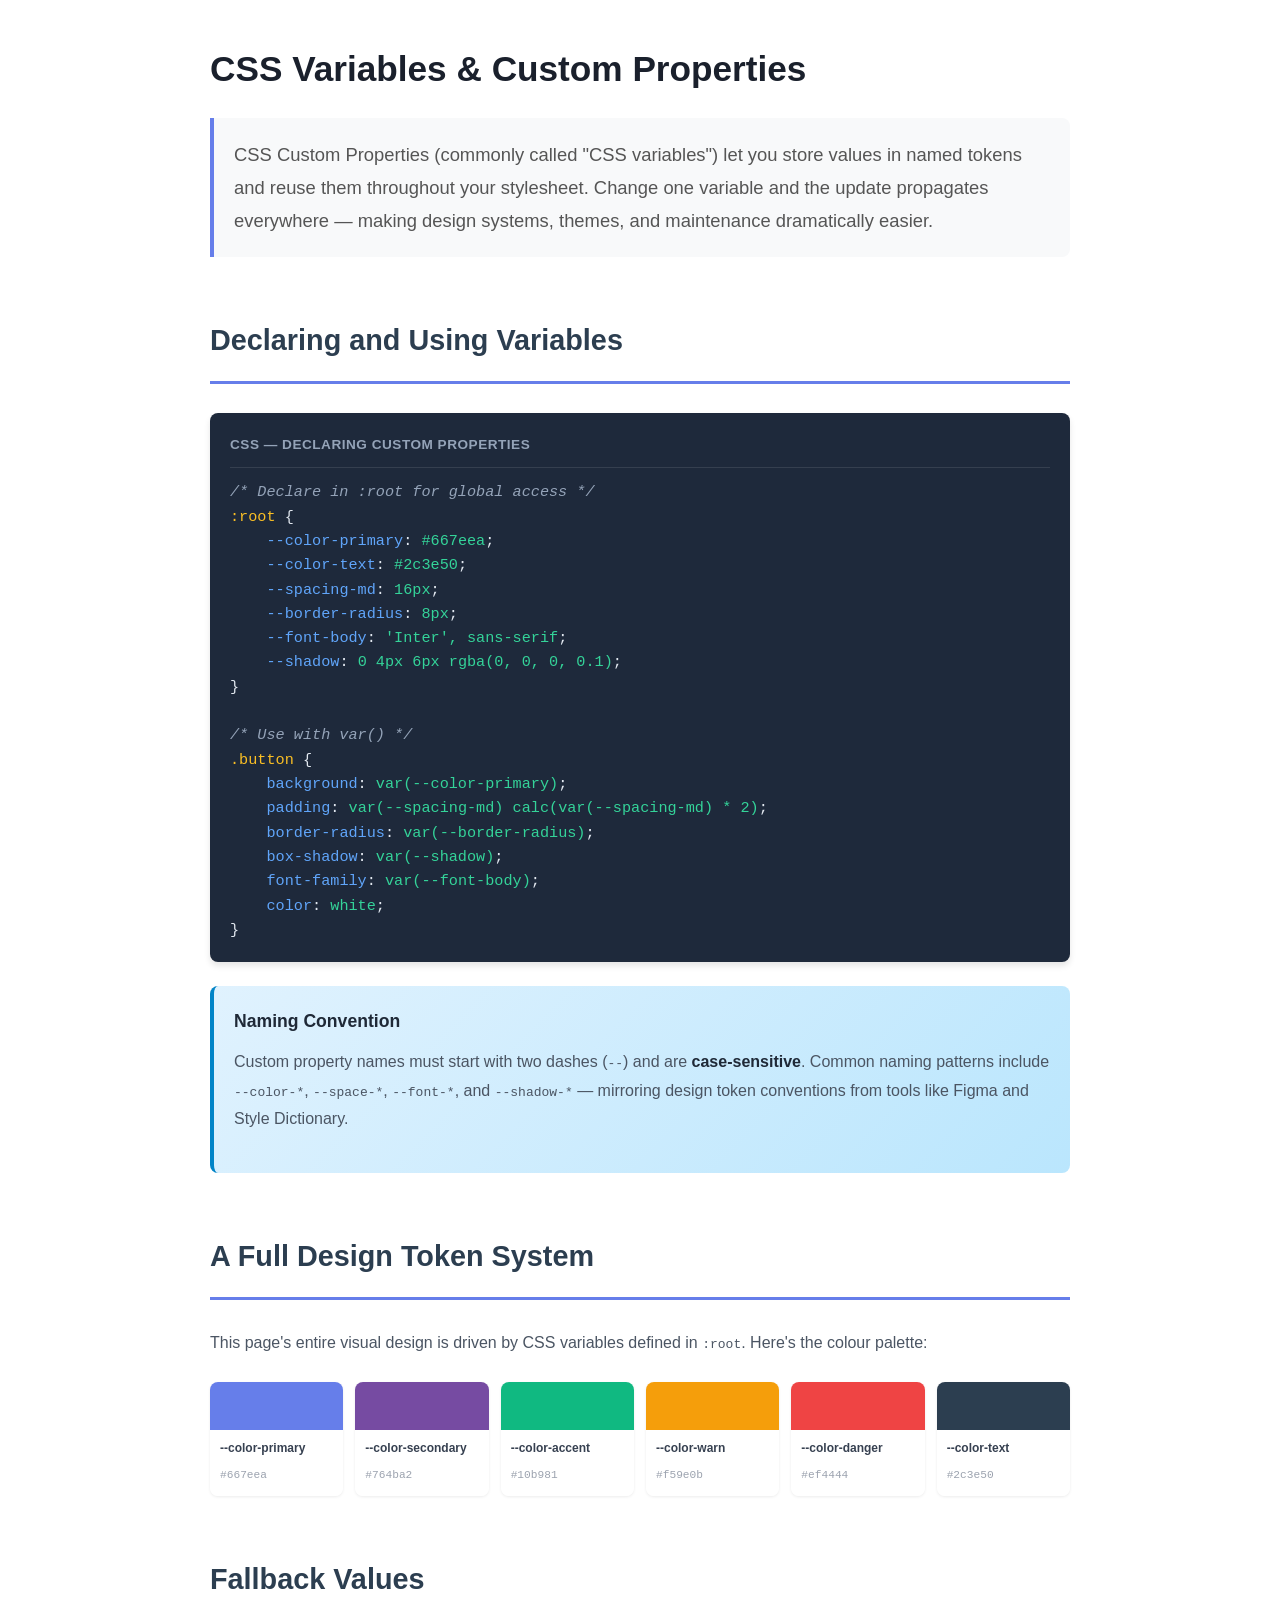
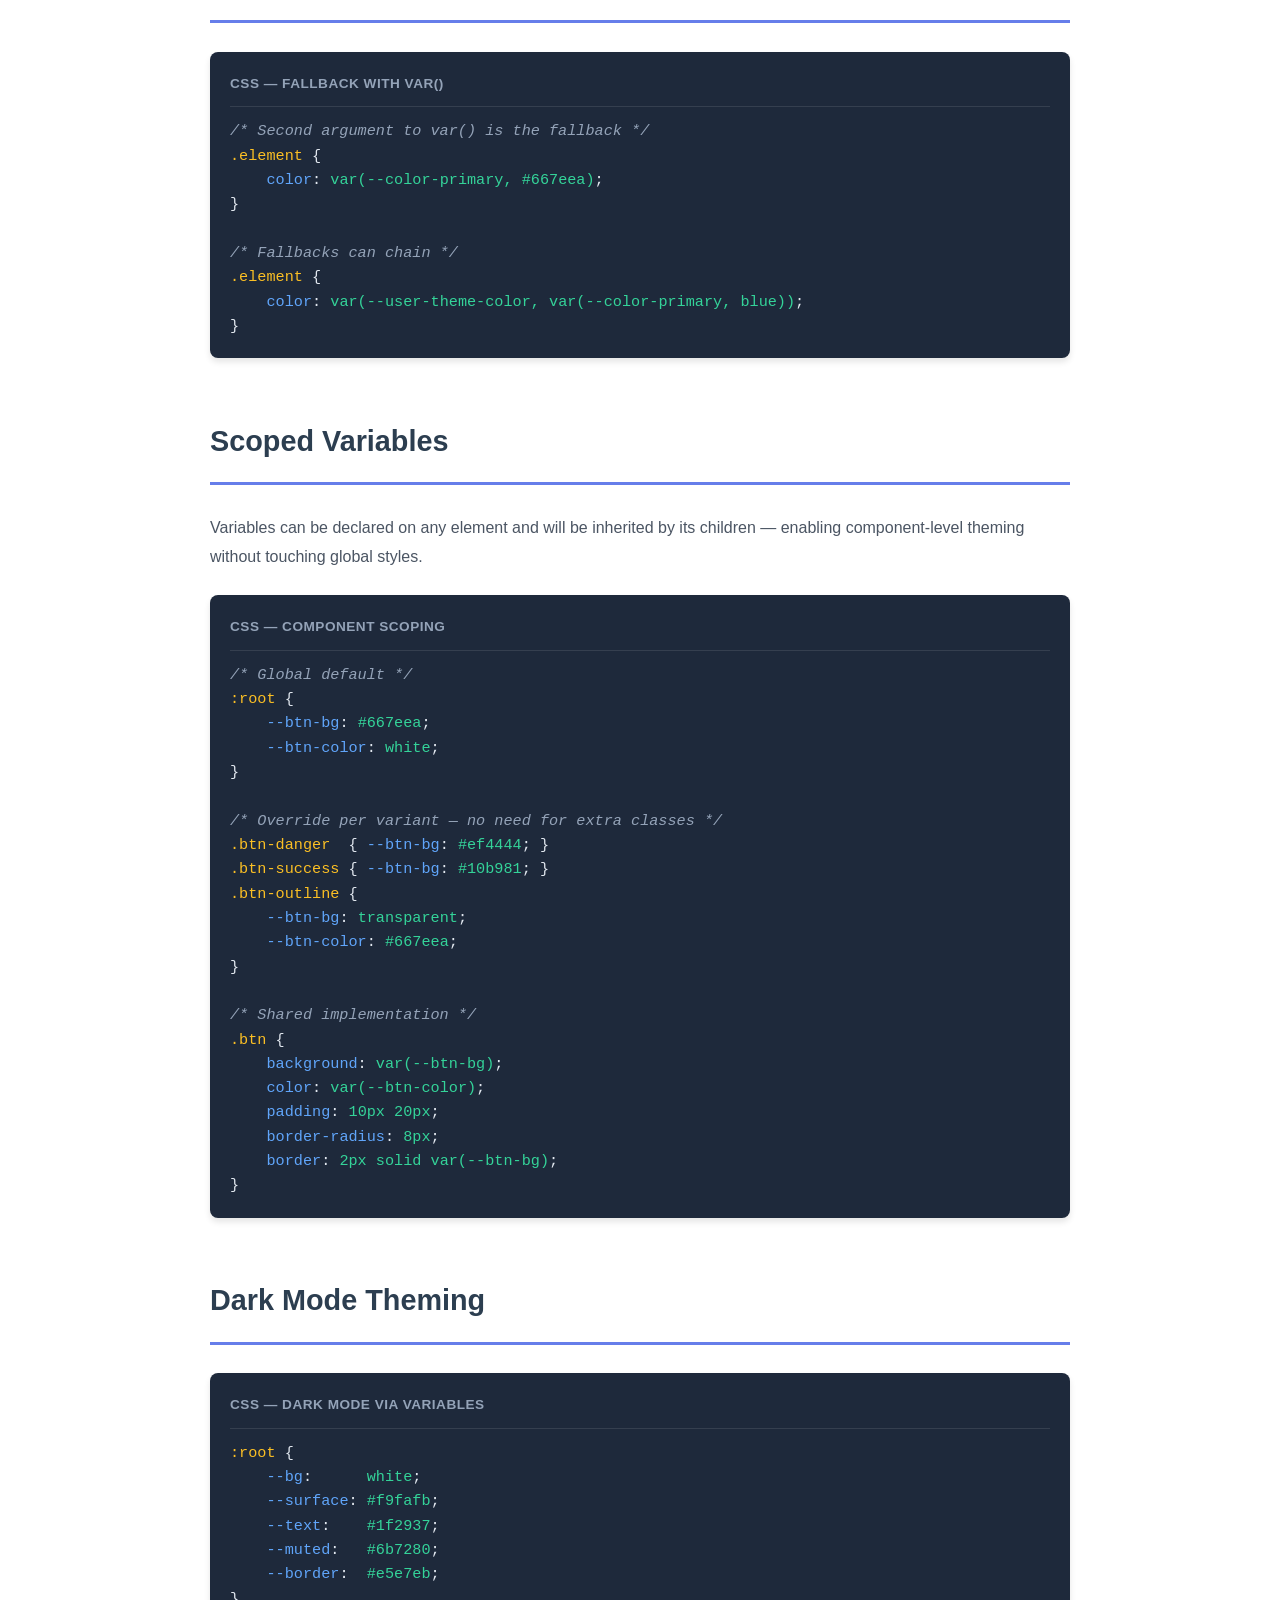
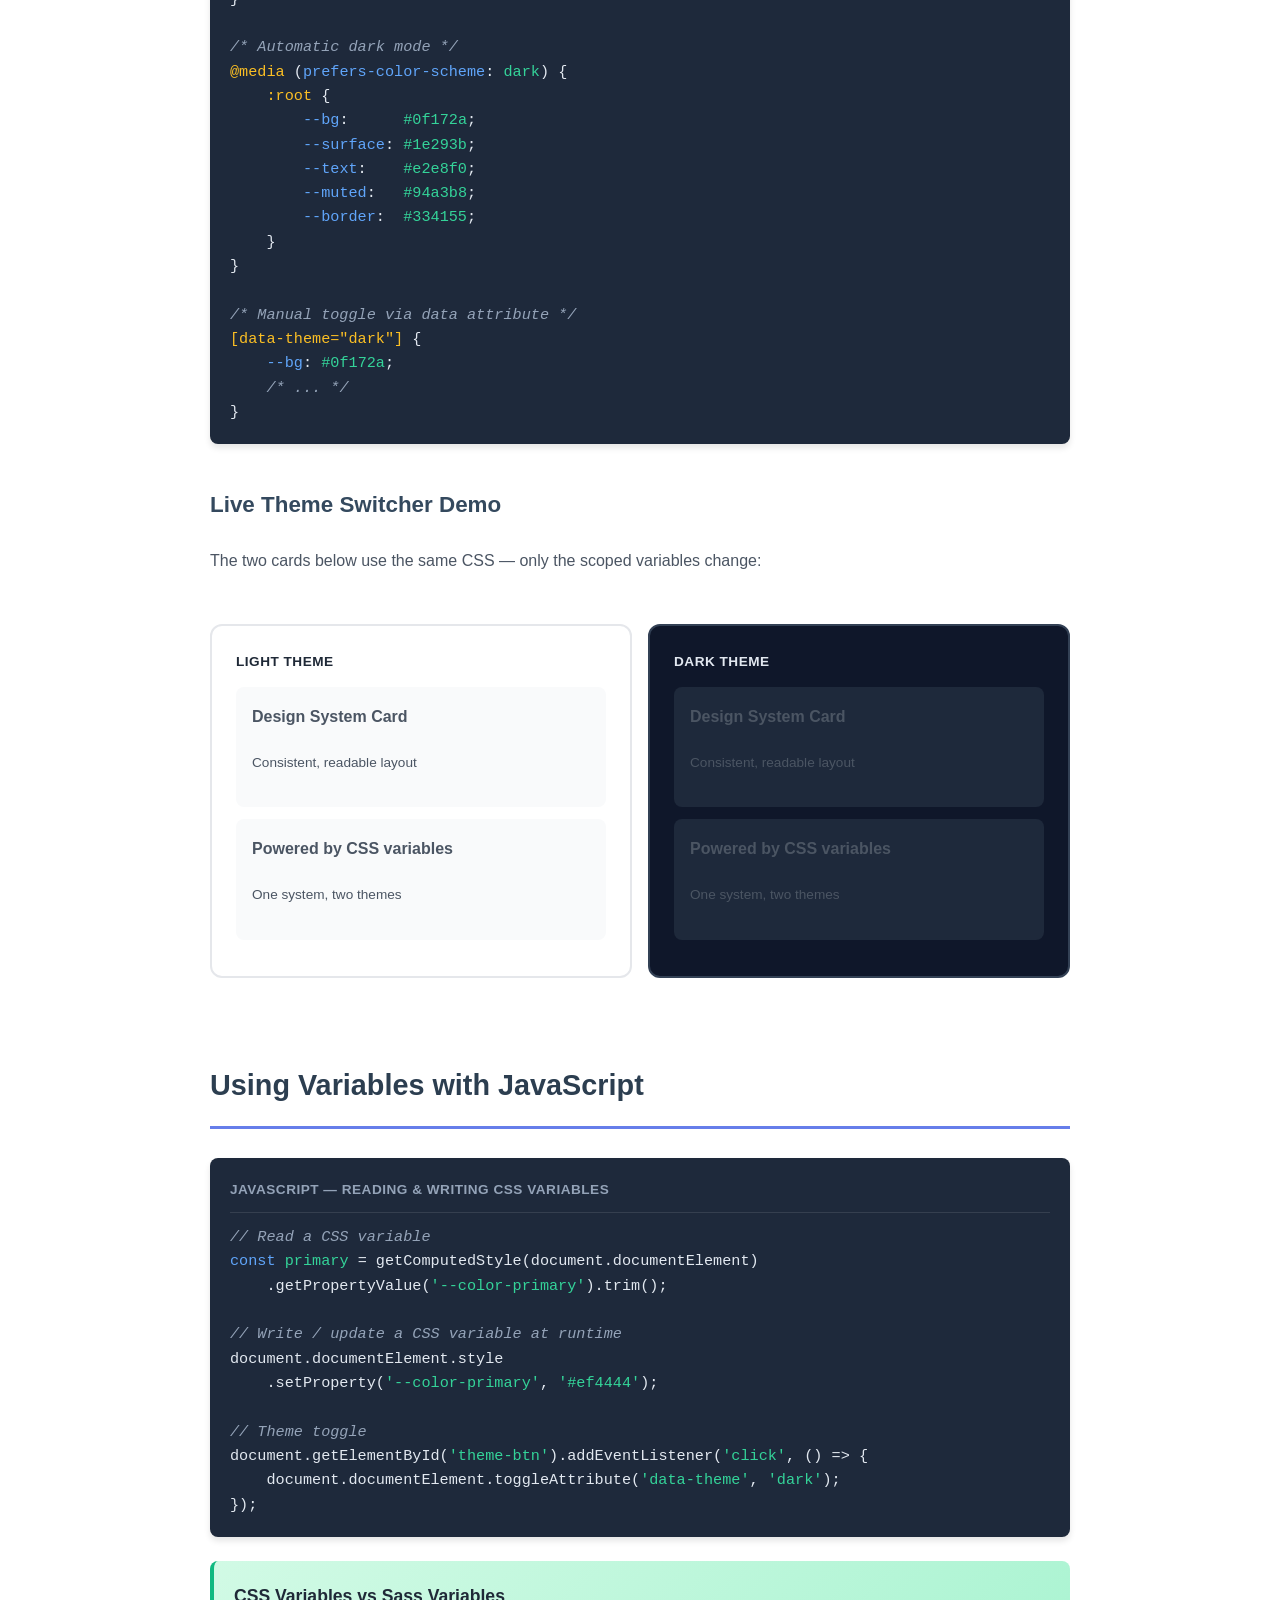
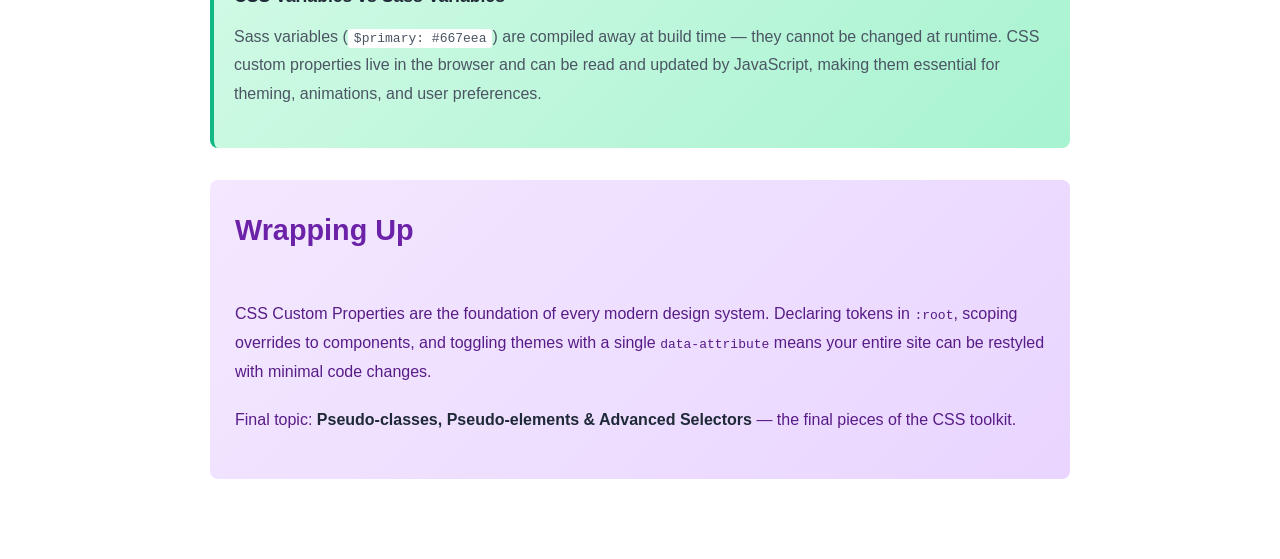
<file: css_learn/topic9-variables.html>
﻿<!DOCTYPE html>
<html lang="en">
<head>
<meta charset="UTF-8">
<meta name="viewport" content="width=device-width, initial-scale=1.0">
<title>Topic 9: CSS Variables &amp; Custom Properties</title>
<style>
    /* ── Design token system using CSS variables ── */
    :root {
        --color-primary:    #667eea;
        --color-primary-dark: #4f46e5;
        --color-secondary:  #764ba2;
        --color-accent:     #10b981;
        --color-warn:       #f59e0b;
        --color-danger:     #ef4444;
        --color-text:       #2c3e50;
        --color-muted:      #4b5563;
        --color-subtle:     #94a3b8;
        --color-surface:    #f8f9fa;
        --color-border:     #e5e7eb;

        --radius-sm: 4px;
        --radius-md: 8px;
        --radius-lg: 12px;
        --radius-xl: 20px;

        --shadow-sm: 0 1px 3px rgba(0,0,0,0.08);
        --shadow-md: 0 4px 6px rgba(0,0,0,0.1);
        --shadow-lg: 0 10px 30px rgba(0,0,0,0.15);

        --space-1: 4px;  --space-2: 8px;  --space-3: 12px;
        --space-4: 16px; --space-5: 20px; --space-6: 24px;
        --space-8: 32px; --space-10: 40px;

        --font-sans: -apple-system, BlinkMacSystemFont, 'Segoe UI', Roboto, 'Helvetica Neue', Arial, sans-serif;
        --font-mono: 'Courier New', Courier, monospace;
    }

    .post-content { font-family: var(--font-sans); line-height: 1.8; color: var(--color-text); max-width: 860px; margin: 0 auto; padding: var(--space-10) var(--space-6); }
    .post-content h1 { color: #1a202c; font-size: 2.2em; font-weight: 800; margin: 0 0 0.4em; line-height: 1.2; }
    .post-content h2 { color: var(--color-text); font-size: 1.8em; font-weight: 700; margin: 2em 0 1em; padding-bottom: 0.5em; border-bottom: 3px solid var(--color-primary); }
    .post-content h3 { color: #34495e; font-size: 1.4em; font-weight: 600; margin: 1.8em 0 1em; }
    .intro-text { font-size: 1.15em; color: #555; background: var(--color-surface); padding: var(--space-5); border-left: 4px solid var(--color-primary); margin: 1.5em 0; border-radius: 0 var(--radius-md) var(--radius-md) 0; }
    .code-container { background: #1e293b; border-radius: var(--radius-md); padding: var(--space-5); margin: 1.5em 0; overflow-x: auto; box-shadow: var(--shadow-md); }
    .code-header { color: var(--color-subtle); font-size: 0.85em; font-weight: 600; text-transform: uppercase; margin-bottom: 12px; padding-bottom: 10px; border-bottom: 1px solid rgba(255,255,255,0.1); letter-spacing: 0.5px; }
    .code-container code { font-family: var(--font-mono); font-size: 0.95em; line-height: 1.6; color: #e2e8f0; display: block; white-space: pre; }
    .selector { color: #fbbf24; }
    .property { color: #60a5fa; }
    .value { color: #34d399; }
    .comment { color: #94a3b8; font-style: italic; }
    .info-box { background: linear-gradient(135deg, #e0f2fe 0%, #bae6fd 100%); border-left: 4px solid #0284c7; border-radius: var(--radius-md); padding: var(--space-5); margin: 1.5em 0; }
    .tip-box  { background: linear-gradient(135deg, #d1fae5 0%, #a7f3d0 100%); border-left: 4px solid var(--color-accent); border-radius: var(--radius-md); padding: var(--space-5); margin: 1.5em 0; }
    .warning-box { background: linear-gradient(135deg, #fef3c7 0%, #fde68a 100%); border-left: 4px solid var(--color-warn); border-radius: var(--radius-md); padding: var(--space-5); margin: 1.5em 0; }
    .box-title { font-weight: 700; font-size: 1.1em; margin-bottom: 10px; color: #1f2937; }
    .info-box p, .tip-box p, .warning-box p { margin: 0; color: #374151; }
    .post-content ul, .post-content ol { margin: 1.5em 0; padding-left: 2em; }
    .post-content li { margin-bottom: 0.8em; color: var(--color-muted); }
    .post-content p { margin-bottom: 1.2em; color: var(--color-muted); }
    .post-content strong { color: #1f2937; font-weight: 600; }
    .table-responsive { overflow-x: auto; margin: 1.5em 0; border-radius: var(--radius-md); box-shadow: var(--shadow-sm); }
    .styled-table { width: 100%; border-collapse: collapse; background: white; font-size: 0.95em; }
    .styled-table thead { background: linear-gradient(135deg, var(--color-primary) 0%, var(--color-secondary) 100%); color: white; }
    .styled-table th { padding: 15px; text-align: left; font-weight: 600; text-transform: uppercase; font-size: 0.85em; letter-spacing: 0.5px; }
    .styled-table td { padding: 15px; border-bottom: 1px solid var(--color-border); color: var(--color-muted); }
    .styled-table tbody tr:hover { background: #f9fafb; }
    .styled-table tbody tr:last-child td { border-bottom: none; }
    .styled-table code { background: #f3f4f6; padding: 2px 6px; border-radius: var(--radius-sm); font-family: var(--font-mono); font-size: 0.9em; color: var(--color-danger); }

    /* Token display */
    .token-grid { display: grid; grid-template-columns: repeat(auto-fit, minmax(130px, 1fr)); gap: var(--space-3); margin: 1.5em 0; }
    .token-chip { border-radius: var(--radius-md); overflow: hidden; box-shadow: var(--shadow-sm); }
    .chip-swatch { height: 48px; }
    .chip-info { background: white; padding: 8px 10px; }
    .chip-name { font-size: 0.75em; font-weight: 700; color: #374151; display: block; }
    .chip-val  { font-size: 0.7em; font-family: var(--font-mono); color: #9ca3af; }

    /* Theme demo */
    .theme-demo { border-radius: var(--radius-lg); padding: var(--space-6); margin: 1.5em 0; transition: background 0.4s, color 0.4s; }
    .theme-light { --demo-bg: white; --demo-card: #f9fafb; --demo-text: #1f2937; --demo-muted: #6b7280; --demo-border: #e5e7eb; }
    .theme-dark  { --demo-bg: #0f172a; --demo-card: #1e293b; --demo-text: #e2e8f0; --demo-muted: #94a3b8; --demo-border: #334155; }
    .theme-demo  { background: var(--demo-bg); border: 2px solid var(--demo-border); }
    .demo-card   { background: var(--demo-card); border-radius: var(--radius-md); padding: var(--space-4); margin-bottom: var(--space-3); }
    .demo-title  { color: var(--demo-text); font-weight: 700; font-size: 1em; margin: 0 0 4px; }
    .demo-sub    { color: var(--demo-muted); font-size: 0.85em; margin: 0; }

    .theme-btns { display: flex; gap: 10px; margin-bottom: var(--space-4); }
    .t-btn { padding: 8px 16px; border-radius: var(--radius-md); border: none; font-weight: 600; cursor: pointer; font-size: 0.88em; }
    .t-btn-light { background: #f3f4f6; color: #1f2937; }
    .t-btn-dark  { background: #1e293b; color: #e2e8f0; }

    .conclusion-box { background: linear-gradient(135deg, #f3e8ff 0%, #e9d5ff 100%); border-radius: var(--radius-md); padding: 25px; margin: 2em 0; }
    .conclusion-box h2 { margin-top: 0; border: none; color: #6b21a8; }
    .conclusion-box p { color: #581c87; }
    @media (max-width: 768px) {
        .post-content h1 { font-size: 1.7em; }
        .post-content h2 { font-size: 1.4em; }
        .code-container { padding: 15px; font-size: 0.9em; }
    }
    body {
        -webkit-user-select: none;
        -ms-user-select: none;
        user-select: none;
    }
</style>
</head>
<body>
<div class="post-content">

    <h1>CSS Variables &amp; Custom Properties</h1>

    <div class="intro-text">
        CSS Custom Properties (commonly called "CSS variables") let you store values in named tokens and reuse them throughout your stylesheet. Change one variable and the update propagates everywhere — making design systems, themes, and maintenance dramatically easier.
    </div>

    <h2>Declaring and Using Variables</h2>

    <div class="code-container">
        <div class="code-header">CSS — Declaring Custom Properties</div>
        <code><span class="comment">/* Declare in :root for global access */</span>
<span class="selector">:root</span> {
    <span class="property">--color-primary</span>: <span class="value">#667eea</span>;
    <span class="property">--color-text</span>: <span class="value">#2c3e50</span>;
    <span class="property">--spacing-md</span>: <span class="value">16px</span>;
    <span class="property">--border-radius</span>: <span class="value">8px</span>;
    <span class="property">--font-body</span>: <span class="value">'Inter', sans-serif</span>;
    <span class="property">--shadow</span>: <span class="value">0 4px 6px rgba(0, 0, 0, 0.1)</span>;
}

<span class="comment">/* Use with var() */</span>
<span class="selector">.button</span> {
    <span class="property">background</span>: <span class="value">var(--color-primary)</span>;
    <span class="property">padding</span>: <span class="value">var(--spacing-md) calc(var(--spacing-md) * 2)</span>;
    <span class="property">border-radius</span>: <span class="value">var(--border-radius)</span>;
    <span class="property">box-shadow</span>: <span class="value">var(--shadow)</span>;
    <span class="property">font-family</span>: <span class="value">var(--font-body)</span>;
    <span class="property">color</span>: <span class="value">white</span>;
}</code>
    </div>

    <div class="info-box">
        <div class="box-title">Naming Convention</div>
        <p>Custom property names must start with two dashes (<code>--</code>) and are <strong>case-sensitive</strong>. Common naming patterns include <code>--color-*</code>, <code>--space-*</code>, <code>--font-*</code>, and <code>--shadow-*</code> — mirroring design token conventions from tools like Figma and Style Dictionary.</p>
    </div>

    <h2>A Full Design Token System</h2>
    <p>This page's entire visual design is driven by CSS variables defined in <code>:root</code>. Here's the colour palette:</p>

    <div class="token-grid">
        <div class="token-chip"><div class="chip-swatch" style="background:var(--color-primary)"></div><div class="chip-info"><span class="chip-name">--color-primary</span><span class="chip-val">#667eea</span></div></div>
        <div class="token-chip"><div class="chip-swatch" style="background:var(--color-secondary)"></div><div class="chip-info"><span class="chip-name">--color-secondary</span><span class="chip-val">#764ba2</span></div></div>
        <div class="token-chip"><div class="chip-swatch" style="background:var(--color-accent)"></div><div class="chip-info"><span class="chip-name">--color-accent</span><span class="chip-val">#10b981</span></div></div>
        <div class="token-chip"><div class="chip-swatch" style="background:var(--color-warn)"></div><div class="chip-info"><span class="chip-name">--color-warn</span><span class="chip-val">#f59e0b</span></div></div>
        <div class="token-chip"><div class="chip-swatch" style="background:var(--color-danger)"></div><div class="chip-info"><span class="chip-name">--color-danger</span><span class="chip-val">#ef4444</span></div></div>
        <div class="token-chip"><div class="chip-swatch" style="background:var(--color-text)"></div><div class="chip-info"><span class="chip-name">--color-text</span><span class="chip-val">#2c3e50</span></div></div>
    </div>

    <h2>Fallback Values</h2>

    <div class="code-container">
        <div class="code-header">CSS — Fallback with var()</div>
        <code><span class="comment">/* Second argument to var() is the fallback */</span>
<span class="selector">.element</span> {
    <span class="property">color</span>: <span class="value">var(--color-primary, #667eea)</span>;
}

<span class="comment">/* Fallbacks can chain */</span>
<span class="selector">.element</span> {
    <span class="property">color</span>: <span class="value">var(--user-theme-color, var(--color-primary, blue))</span>;
}</code>
    </div>

    <h2>Scoped Variables</h2>
    <p>Variables can be declared on any element and will be inherited by its children — enabling component-level theming without touching global styles.</p>

    <div class="code-container">
        <div class="code-header">CSS — Component Scoping</div>
        <code><span class="comment">/* Global default */</span>
<span class="selector">:root</span> {
    <span class="property">--btn-bg</span>: <span class="value">#667eea</span>;
    <span class="property">--btn-color</span>: <span class="value">white</span>;
}

<span class="comment">/* Override per variant — no need for extra classes */</span>
<span class="selector">.btn-danger</span>  { <span class="property">--btn-bg</span>: <span class="value">#ef4444</span>; }
<span class="selector">.btn-success</span> { <span class="property">--btn-bg</span>: <span class="value">#10b981</span>; }
<span class="selector">.btn-outline</span> {
    <span class="property">--btn-bg</span>: <span class="value">transparent</span>;
    <span class="property">--btn-color</span>: <span class="value">#667eea</span>;
}

<span class="comment">/* Shared implementation */</span>
<span class="selector">.btn</span> {
    <span class="property">background</span>: <span class="value">var(--btn-bg)</span>;
    <span class="property">color</span>: <span class="value">var(--btn-color)</span>;
    <span class="property">padding</span>: <span class="value">10px 20px</span>;
    <span class="property">border-radius</span>: <span class="value">8px</span>;
    <span class="property">border</span>: <span class="value">2px solid var(--btn-bg)</span>;
}</code>
    </div>

    <h2>Dark Mode Theming</h2>

    <div class="code-container">
        <div class="code-header">CSS — Dark Mode via Variables</div>
        <code><span class="selector">:root</span> {
    <span class="property">--bg</span>:      <span class="value">white</span>;
    <span class="property">--surface</span>: <span class="value">#f9fafb</span>;
    <span class="property">--text</span>:    <span class="value">#1f2937</span>;
    <span class="property">--muted</span>:   <span class="value">#6b7280</span>;
    <span class="property">--border</span>:  <span class="value">#e5e7eb</span>;
}

<span class="comment">/* Automatic dark mode */</span>
<span class="selector">@media</span> (<span class="property">prefers-color-scheme</span>: <span class="value">dark</span>) {
    <span class="selector">:root</span> {
        <span class="property">--bg</span>:      <span class="value">#0f172a</span>;
        <span class="property">--surface</span>: <span class="value">#1e293b</span>;
        <span class="property">--text</span>:    <span class="value">#e2e8f0</span>;
        <span class="property">--muted</span>:   <span class="value">#94a3b8</span>;
        <span class="property">--border</span>:  <span class="value">#334155</span>;
    }
}

<span class="comment">/* Manual toggle via data attribute */</span>
<span class="selector">[data-theme="dark"]</span> {
    <span class="property">--bg</span>: <span class="value">#0f172a</span>;
    <span class="comment">/* ... */</span>
}</code>
    </div>

    <h3>Live Theme Switcher Demo</h3>
    <p>The two cards below use the same CSS — only the scoped variables change:</p>

    <div style="display:grid;grid-template-columns:1fr 1fr;gap:16px;margin:1.5em 0;">
        <div class="theme-demo theme-light">
            <p style="font-weight:700;color:var(--demo-text);margin:0 0 12px;font-size:0.85em;text-transform:uppercase;letter-spacing:0.5px;">Light Theme</p>
            <div class="demo-card"><p class="demo-title">Design System Card</p><p class="demo-sub">Consistent, readable layout</p></div>
            <div class="demo-card"><p class="demo-title">Powered by CSS variables</p><p class="demo-sub">One system, two themes</p></div>
        </div>
        <div class="theme-demo theme-dark">
            <p style="font-weight:700;color:var(--demo-text);margin:0 0 12px;font-size:0.85em;text-transform:uppercase;letter-spacing:0.5px;">Dark Theme</p>
            <div class="demo-card"><p class="demo-title">Design System Card</p><p class="demo-sub">Consistent, readable layout</p></div>
            <div class="demo-card"><p class="demo-title">Powered by CSS variables</p><p class="demo-sub">One system, two themes</p></div>
        </div>
    </div>

    <h2>Using Variables with JavaScript</h2>

    <div class="code-container">
        <div class="code-header">JavaScript — Reading &amp; Writing CSS Variables</div>
        <code><span class="comment">// Read a CSS variable</span>
<span class="property">const</span> <span class="value">primary</span> = getComputedStyle(document.documentElement)
    .getPropertyValue(<span class="value">'--color-primary'</span>).trim();

<span class="comment">// Write / update a CSS variable at runtime</span>
document.documentElement.style
    .setProperty(<span class="value">'--color-primary'</span>, <span class="value">'#ef4444'</span>);

<span class="comment">// Theme toggle</span>
document.getElementById(<span class="value">'theme-btn'</span>).addEventListener(<span class="value">'click'</span>, () =&gt; {
    document.documentElement.toggleAttribute(<span class="value">'data-theme'</span>, <span class="value">'dark'</span>);
});</code>
    </div>

    <div class="tip-box">
        <div class="box-title">CSS Variables vs Sass Variables</div>
        <p>Sass variables (<code style="background:#fff;padding:2px 6px;border-radius:3px;">$primary: #667eea</code>) are compiled away at build time — they cannot be changed at runtime. CSS custom properties live in the browser and can be read and updated by JavaScript, making them essential for theming, animations, and user preferences.</p>
    </div>

    <div class="conclusion-box">
        <h2>Wrapping Up</h2>
        <p>CSS Custom Properties are the foundation of every modern design system. Declaring tokens in <code>:root</code>, scoping overrides to components, and toggling themes with a single <code>data-attribute</code> means your entire site can be restyled with minimal code changes.</p>
        <p>Final topic: <strong>Pseudo-classes, Pseudo-elements &amp; Advanced Selectors</strong> — the final pieces of the CSS toolkit.</p>
    </div>


</div>
<script>
    document.addEventListener('copy', function(e) { e.preventDefault(); });
    document.addEventListener('contextmenu', function(e) { e.preventDefault(); });
    document.addEventListener('selectstart', function(e) { e.preventDefault(); });
</script>
</body>
</html>
</file>
<file: text/style.css>
/* ═══════════════════════════════════════════════
   DocEdit — Light Professional Theme
   ═══════════════════════════════════════════════ */

:root {
  --bg-app:        #f0f2f5;
  --bg-pane:       #ffffff;
  --bg-header:     #f8f9fb;
  --bg-topbar:     #ffffff;
  --bg-statusbar:  #f8f9fb;

  --color-input:   #4f6ef7;
  --color-output:  #22a06b;
  --color-working: #e07b39;

  --border:        #e2e6ea;
  --border-strong: #cbd0d8;

  --text-primary:  #1a1d23;
  --text-secondary:#5a6072;
  --text-muted:    #8c94a6;

  --handle-bg:     #dde1e9;
  --handle-hover:  #b0b8cc;

  --radius:        10px;
  --shadow-pane:   0 1px 4px rgba(0,0,0,.06);
  --shadow-popup:  0 8px 32px rgba(0,0,0,.16), 0 2px 8px rgba(0,0,0,.08);

  --topbar-h:      52px;
  --statusbar-h:   34px;
  --handle-size:   8px;
  --dict-w:        260px;
}

*, *::before, *::after { box-sizing: border-box; margin: 0; padding: 0; }

html, body {
  height: 100%;
  font-family: 'Segoe UI', system-ui, -apple-system, sans-serif;
  font-size: 15px;
  background: var(--bg-app);
  color: var(--text-primary);
  overflow: hidden;
}

/* ── Top Bar ── */
.topbar {
  height: var(--topbar-h);
  background: var(--bg-topbar);
  border-bottom: 1px solid var(--border);
  box-shadow: 0 1px 4px rgba(0,0,0,.06);
  flex-shrink: 0;
  z-index: 100;
  position: relative;
}
.topbar-logo    { font-size: 1.15rem; font-weight: 700; color: var(--color-input); letter-spacing: -.3px; }
.topbar-tagline { font-size: .82rem; color: var(--text-muted); }
.kbd-hint       { font-size: .78rem; color: var(--text-muted); }

kbd {
  display: inline-block;
  padding: 1px 6px;
  font-size: .72rem;
  background: #eef0f4;
  border: 1px solid var(--border-strong);
  border-radius: 4px;
  font-family: inherit;
  color: var(--text-secondary);
}

/* ── Workspace ── */
.workspace {
  display: flex;
  flex-direction: column;
  height: calc(100vh - var(--topbar-h) - var(--statusbar-h));
  padding: 12px;
  overflow: hidden;
}

/* ── Top Row ── */
.top-row {
  display: flex;
  flex: 1 1 0;
  overflow: hidden;
  min-height: 0;
}

/* ── Panes ── */
.pane {
  display: flex;
  flex-direction: column;
  background: var(--bg-pane);
  border-radius: var(--radius);
  border: 1px solid var(--border);
  box-shadow: var(--shadow-pane);
  overflow: hidden;
  min-width: 0;
  min-height: 0;
}

.pane-input   { flex: 1 1 0; border-top: 3px solid var(--color-input); }
.pane-output  { flex: 1 1 0; border-top: 3px solid var(--color-output); }
.pane-working { flex: 0 0 280px; border-top: 3px solid var(--color-working); min-height: 200px; }

/* ── Pane Header ── */
.pane-header {
  display: flex;
  align-items: center;
  padding: 8px 14px;
  background: var(--bg-header);
  border-bottom: 1px solid var(--border);
  flex-shrink: 0;
}

.pane-label {
  font-weight: 600;
  font-size: .84rem;
  color: var(--text-secondary);
  text-transform: uppercase;
  letter-spacing: .5px;
}

.pane-input  .pane-label { color: var(--color-input); }
.pane-output .pane-label { color: var(--color-output); }
.pane-working .pane-label { color: var(--color-working); }

.pane-badge {
  margin-left: 10px;
  font-size: .72rem;
  padding: 1px 9px;
  border-radius: 20px;
  background: #eef0f4;
  color: var(--text-muted);
  font-weight: 500;
}

/* ── Grammar badge / status in header ── */
.grammar-badge {
  display: inline-flex;
  align-items: center;
  padding: 1px 8px;
  background: #e05555;
  color: #fff;
  border-radius: 20px;
  font-size: .7rem;
  font-weight: 600;
}
.grammar-badge:empty { display: none; }

.grammar-status {
  font-size: .73rem;
  color: var(--text-muted);
  font-weight: 400;
}

/* ── Panel toggle & copy buttons ── */
.btn-panel-toggle {
  display: inline-flex;
  align-items: center;
  gap: 5px;
  padding: 2px 10px;
  font-size: .72rem;
  font-weight: 600;
  border-radius: 20px;
  border: 1px solid;
  cursor: pointer;
  transition: background .15s, color .15s, border-color .15s;
  line-height: 1.7;
  white-space: nowrap;
}

.btn-panel-toggle.state-on {
  background: #eaf6ef;
  border-color: #6cc898;
  color: #1a7a45;
}
.btn-panel-toggle.state-on:hover {
  background: #d4eddf;
}

.btn-panel-toggle.state-off {
  background: #f5f2ea;
  border-color: #c8b870;
  color: #7a5a10;
}
.btn-panel-toggle.state-off:hover {
  background: #ede8d4;
}

.btn-copy-all {
  display: inline-flex;
  align-items: center;
  gap: 5px;
  padding: 2px 10px;
  font-size: .72rem;
  font-weight: 600;
  border-radius: 20px;
  border: 1px solid var(--border-strong);
  background: #f0f2f5;
  color: var(--text-secondary);
  cursor: pointer;
  transition: background .15s, color .15s, border-color .15s;
  line-height: 1.7;
  white-space: nowrap;
}
.btn-copy-all:hover {
  background: var(--color-output);
  border-color: var(--color-output);
  color: #fff;
}
.btn-copy-all.copied {
  background: var(--color-output);
  border-color: var(--color-output);
  color: #fff;
}

/* Disabled-edit state: dim toolbar, tint editor background */
.edit-disabled .ql-toolbar {
  opacity: .35;
  pointer-events: none;
  user-select: none;
}
.edit-disabled .ql-editor {
  background: #f8fafc !important;
}

/* ── Pane Body / Quill ── */
.pane-body {
  flex: 1 1 0;
  overflow: hidden;
  display: flex;
  flex-direction: column;
}

.pane-body .ql-toolbar,
.working-quill-wrap .ql-toolbar {
  border: none !important;
  border-bottom: 1px solid var(--border) !important;
  background: #fafbfc;
  flex-shrink: 0;
  padding: 4px 8px !important;
}

.pane-body .ql-container,
.working-quill-wrap .ql-container {
  flex: 1 1 0;
  overflow-y: auto;
  border: none !important;
  font-family: 'Segoe UI', system-ui, sans-serif;
  font-size: 15px;
}

.ql-editor {
  padding: 15px 17px !important;
  line-height: 1.75 !important;
  font-size: 15px !important;
}

.ql-editor p { margin-bottom: .35em; }

.working-quill-wrap .ql-editor {
  font-size: 16px !important;
  padding: 14px 16px !important;
}

/* ── Inline grammar underlines ── */
.ql-grammar-error {
  text-decoration: underline wavy #e05555;
  text-underline-offset: 3px;
  cursor: pointer;
}

.ql-grammar-suggestion {
  text-decoration: underline wavy #4f6ef7;
  text-underline-offset: 3px;
  cursor: pointer;
}

/* ── Drag Handles ── */
.drag-handle {
  background: var(--handle-bg);
  flex-shrink: 0;
  display: flex;
  align-items: center;
  justify-content: center;
  transition: background .15s;
  user-select: none;
  z-index: 10;
}
.drag-handle:hover { background: var(--handle-hover); }

.drag-handle-v { width: var(--handle-size); cursor: col-resize; margin: 0 3px; border-radius: 4px; }
.drag-handle-h { height: var(--handle-size); cursor: row-resize; margin: 3px 0; border-radius: 4px; width: 100%; }
.drag-handle-h:hover { cursor: row-resize; }

.drag-dots {
  width: 3px; height: 28px;
  background: repeating-linear-gradient(to bottom, var(--border-strong) 0, var(--border-strong) 2px, transparent 2px, transparent 5px);
  border-radius: 2px;
}
.drag-dots-h {
  width: 28px; height: 3px;
  background: repeating-linear-gradient(to right, var(--border-strong) 0, var(--border-strong) 2px, transparent 2px, transparent 5px);
}

/* ── Buttons ── */
.btn-xs { font-size: .74rem; padding: 2px 9px; line-height: 1.6; border-radius: 5px; }
.btn-tab { background: #eef0f4; border: 1px solid var(--border-strong); color: var(--text-secondary); }
.btn-tab:hover { background: var(--color-working); border-color: var(--color-working); color: #fff; }
.btn-tab-next { background: var(--color-working); border-color: var(--color-working); color: #fff; }
.btn-tab-next:hover { background: #c96c2e; border-color: #c96c2e; color: #fff; }

/* ── Status Bar ── */
.statusbar {
  height: var(--statusbar-h);
  background: var(--bg-statusbar);
  border-top: 1px solid var(--border);
  font-size: .78rem;
  color: var(--text-muted);
  flex-shrink: 0;
}
.statusbar kbd { font-size: .68rem; }
#statusProgress { font-weight: 600; color: var(--color-working); }

/* ── Quill toolbar ── */
.ql-toolbar .ql-formats { margin-right: 8px !important; }
.ql-toolbar button { width: 24px !important; height: 24px !important; }
.ql-toolbar .ql-picker-label { padding: 0 4px !important; }

/* ── Scrollbars ── */
.ql-container::-webkit-scrollbar,
.dict-body::-webkit-scrollbar { width: 6px; }
.ql-container::-webkit-scrollbar-track,
.dict-body::-webkit-scrollbar-track { background: transparent; }
.ql-container::-webkit-scrollbar-thumb,
.dict-body::-webkit-scrollbar-thumb { background: #d0d4dc; border-radius: 3px; }
.ql-container::-webkit-scrollbar-thumb:hover,
.dict-body::-webkit-scrollbar-thumb:hover { background: #adb5c4; }

/* ── Cursor lock during drag ── */
body.dragging-v * { cursor: col-resize !important; user-select: none !important; }
body.dragging-h * { cursor: row-resize !important; user-select: none !important; }

/* ── Flash animation ── */
@keyframes flashIn {
  from { opacity: 0; transform: translateY(4px); }
  to   { opacity: 1; transform: translateY(0); }
}
.status-flash { animation: flashIn .2s ease; }


/* ═══════════════════════════════════════════════
   WORKING PANEL LAYOUT
   ═══════════════════════════════════════════════ */

.working-body {
  display: flex;
  flex: 1 1 0;
  overflow: hidden;
  min-height: 0;
}

.working-editor-col {
  flex: 1 1 0;
  display: flex;
  flex-direction: column;
  overflow: hidden;
  min-width: 0;
}

.working-quill-wrap {
  flex: 1 1 0;
  min-height: 0;
  display: flex;
  flex-direction: column;
  overflow: hidden;
}


/* ═══════════════════════════════════════════════
   GRAMMAR CONTEXT-MENU POPUP
   ═══════════════════════════════════════════════ */

.grammar-popup {
  position: fixed;
  z-index: 9999;
  background: #ffffff;
  border: 1px solid var(--border);
  border-radius: 9px;
  box-shadow: var(--shadow-popup);
  min-width: 210px;
  max-width: 300px;
  overflow: hidden;
  animation: popupIn .12s cubic-bezier(.2,.8,.4,1);
}

@keyframes popupIn {
  from { opacity: 0; transform: scale(.93) translateY(-4px); }
  to   { opacity: 1; transform: scale(1)   translateY(0); }
}

/* Header row — shows the error message */
.grammar-popup-hdr {
  padding: 9px 13px 8px;
  font-size: .78rem;
  font-weight: 600;
  color: var(--text-secondary);
  background: #f8f9fb;
  border-bottom: 1px solid var(--border);
  line-height: 1.4;
}

/* Each suggestion row */
.grammar-popup-item {
  display: flex;
  align-items: center;
  padding: 8px 13px;
  font-size: .84rem;
  color: var(--text-primary);
  cursor: pointer;
  transition: background .1s;
  border-bottom: 1px solid #f0f2f5;
}
.grammar-popup-item:last-child { border-bottom: none; }
.grammar-popup-item:hover { background: #eef2ff; color: var(--color-input); }
.grammar-popup-item .bi { font-size: .72rem; color: var(--text-muted); flex-shrink: 0; }
.grammar-popup-item:hover .bi { color: var(--color-input); }

.grammar-popup-item span {
  font-weight: 600;
  letter-spacing: -.1px;
}

/* No-suggestions message */
.grammar-popup-no-sugg {
  padding: 8px 13px;
  font-size: .8rem;
  color: var(--text-muted);
  font-style: italic;
}

/* Dismiss row */
.grammar-popup-dismiss {
  display: flex;
  align-items: center;
  padding: 7px 13px;
  font-size: .78rem;
  color: var(--text-muted);
  cursor: pointer;
  background: #fafbfc;
  border-top: 1px solid var(--border);
  transition: background .1s, color .1s;
}
.grammar-popup-dismiss:hover { background: #fff0f0; color: #c0392b; }
.grammar-popup-dismiss .bi { font-size: .8rem; }


/* ═══════════════════════════════════════════════
   DICTIONARY PANEL
   ═══════════════════════════════════════════════ */

.working-dict-col {
  flex: 0 0 var(--dict-w);
  display: flex;
  flex-direction: column;
  border-left: 1px solid var(--border);
  background: #fafbfd;
  overflow: hidden;
}

.dict-hdr {
  display: flex;
  align-items: center;
  padding: 6px 12px;
  background: #f0f2f7;
  border-bottom: 1px solid var(--border);
  font-size: .72rem;
  font-weight: 700;
  text-transform: uppercase;
  letter-spacing: .5px;
  color: var(--text-secondary);
  flex-shrink: 0;
}

.dict-word-chip {
  font-size: .73rem;
  padding: 1px 8px;
  background: #e6eaff;
  color: var(--color-input);
  border-radius: 20px;
  font-weight: 700;
  text-transform: none;
  letter-spacing: 0;
  max-width: 120px;
  overflow: hidden;
  text-overflow: ellipsis;
  white-space: nowrap;
}
.dict-word-chip:empty { display: none; }

.dict-body {
  flex: 1 1 0;
  overflow-y: auto;
  padding: 12px;
}

.dict-placeholder {
  display: flex;
  flex-direction: column;
  align-items: center;
  justify-content: center;
  height: 100%;
  gap: 10px;
  color: var(--text-muted);
  text-align: center;
}
.dict-placeholder .bi { font-size: 2rem; opacity: .3; display: block; }
.dict-placeholder p   { font-size: .82rem; margin: 0; line-height: 1.5; }

.dict-loading {
  display: flex;
  align-items: center;
  justify-content: center;
  gap: 8px;
  padding: 20px 0;
  font-size: .82rem;
  color: var(--text-muted);
}

.dict-spinner {
  width: 16px; height: 16px;
  border: 2px solid var(--border);
  border-top-color: var(--color-input);
  border-radius: 50%;
  animation: spin .6s linear infinite;
  display: inline-block;
  flex-shrink: 0;
}
@keyframes spin { to { transform: rotate(360deg); } }

.dict-notfound {
  text-align: center;
  padding: 16px 0;
  color: var(--text-muted);
  font-size: .82rem;
}
.dict-notfound .bi { font-size: 1.4rem; display: block; margin-bottom: 6px; opacity: .4; }

.dict-entry-word { font-size: 1.25rem; font-weight: 700; color: var(--color-input); line-height: 1.2; }

.dict-phonetic {
  font-size: .82rem;
  color: var(--text-muted);
  font-style: italic;
  margin-top: 2px;
  margin-bottom: 10px;
  display: flex;
  align-items: center;
  gap: 6px;
}

.btn-audio {
  background: none; border: none; padding: 0; cursor: pointer;
  color: var(--color-input); font-size: 1rem; opacity: .7; transition: opacity .15s;
}
.btn-audio:hover { opacity: 1; }

.dict-divider   { height: 1px; background: var(--border); margin: 10px 0; }
.dict-meaning   { margin-bottom: 12px; }

.dict-pos-tag {
  display: inline-block;
  font-size: .68rem; font-weight: 700;
  text-transform: uppercase; letter-spacing: .6px;
  color: #fff; background: var(--color-input);
  padding: 1px 8px; border-radius: 20px; margin-bottom: 7px;
}

.dict-def {
  font-size: .82rem; line-height: 1.6;
  color: var(--text-primary); margin-bottom: 4px; padding-left: 2px;
}
.dict-def-num { font-weight: 700; color: var(--text-muted); margin-right: 4px; font-size: .76rem; }

.dict-example {
  font-size: .77rem; color: var(--text-muted); font-style: italic;
  padding: 3px 0 5px 10px;
  border-left: 2px solid var(--border-strong);
  margin-bottom: 5px; line-height: 1.5;
}

.dict-syns {
  display: flex; flex-wrap: wrap; gap: 4px;
  align-items: center; margin-top: 6px;
}
.dict-syn-label { font-size: .72rem; font-weight: 600; color: var(--text-muted); text-transform: uppercase; letter-spacing: .3px; }
.dict-syn {
  font-size: .74rem; padding: 1px 8px;
  background: #eef2ff; color: var(--color-input);
  border-radius: 20px; cursor: pointer; border: 1px solid #d4dcff; transition: background .12s;
}
.dict-syn:hover { background: #dde6ff; }
</file>
